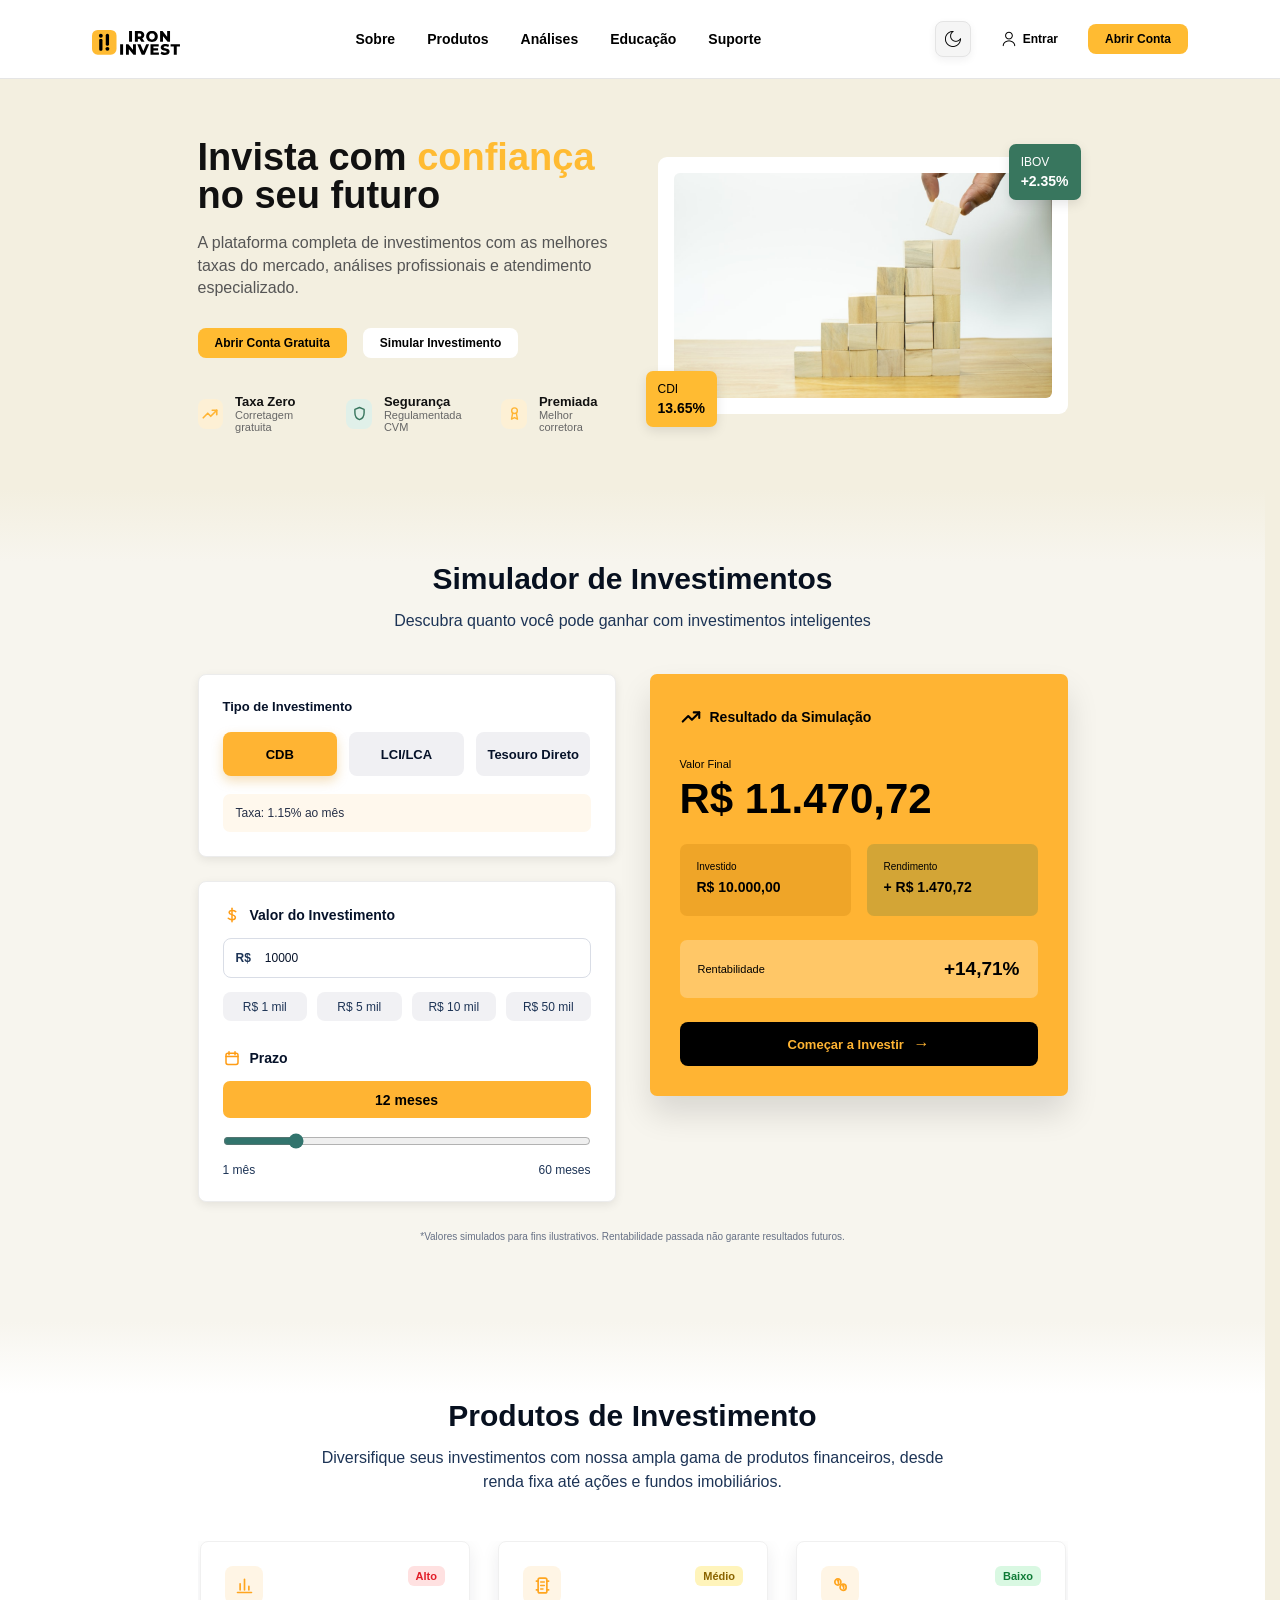
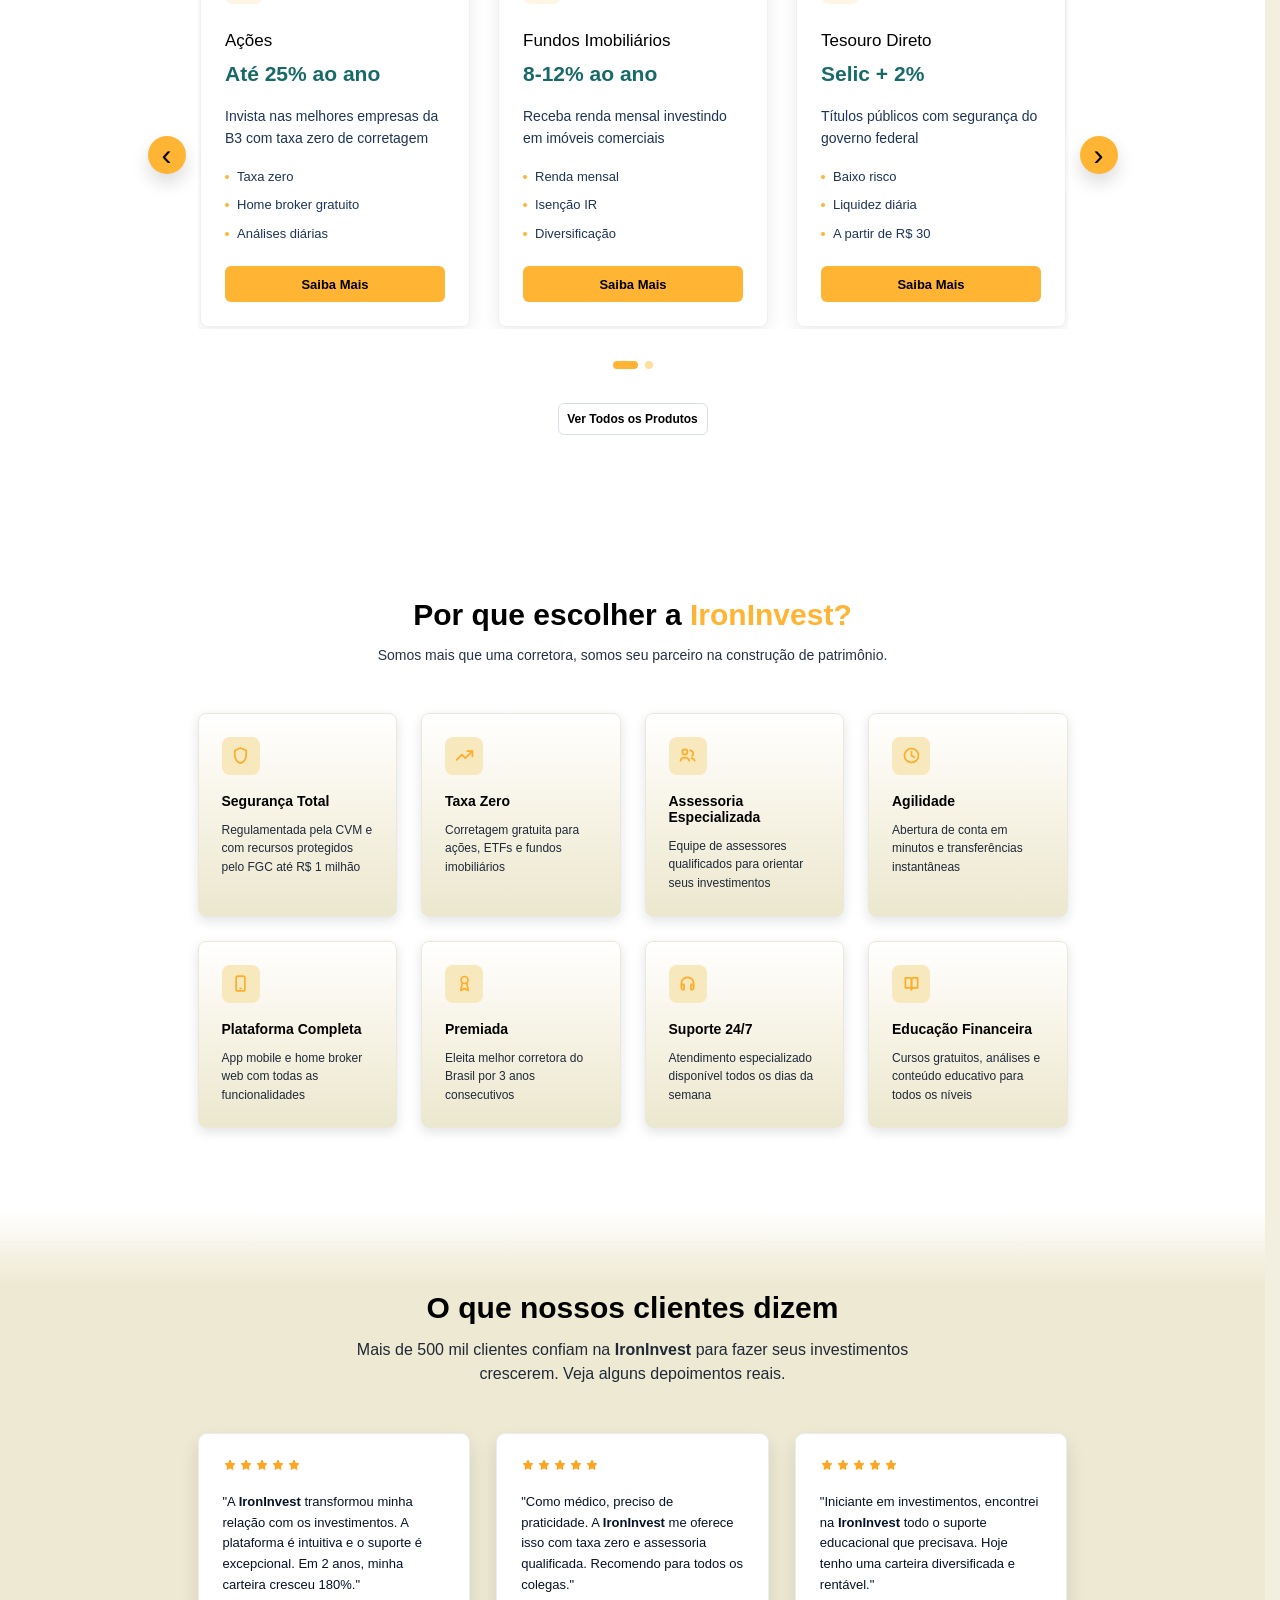
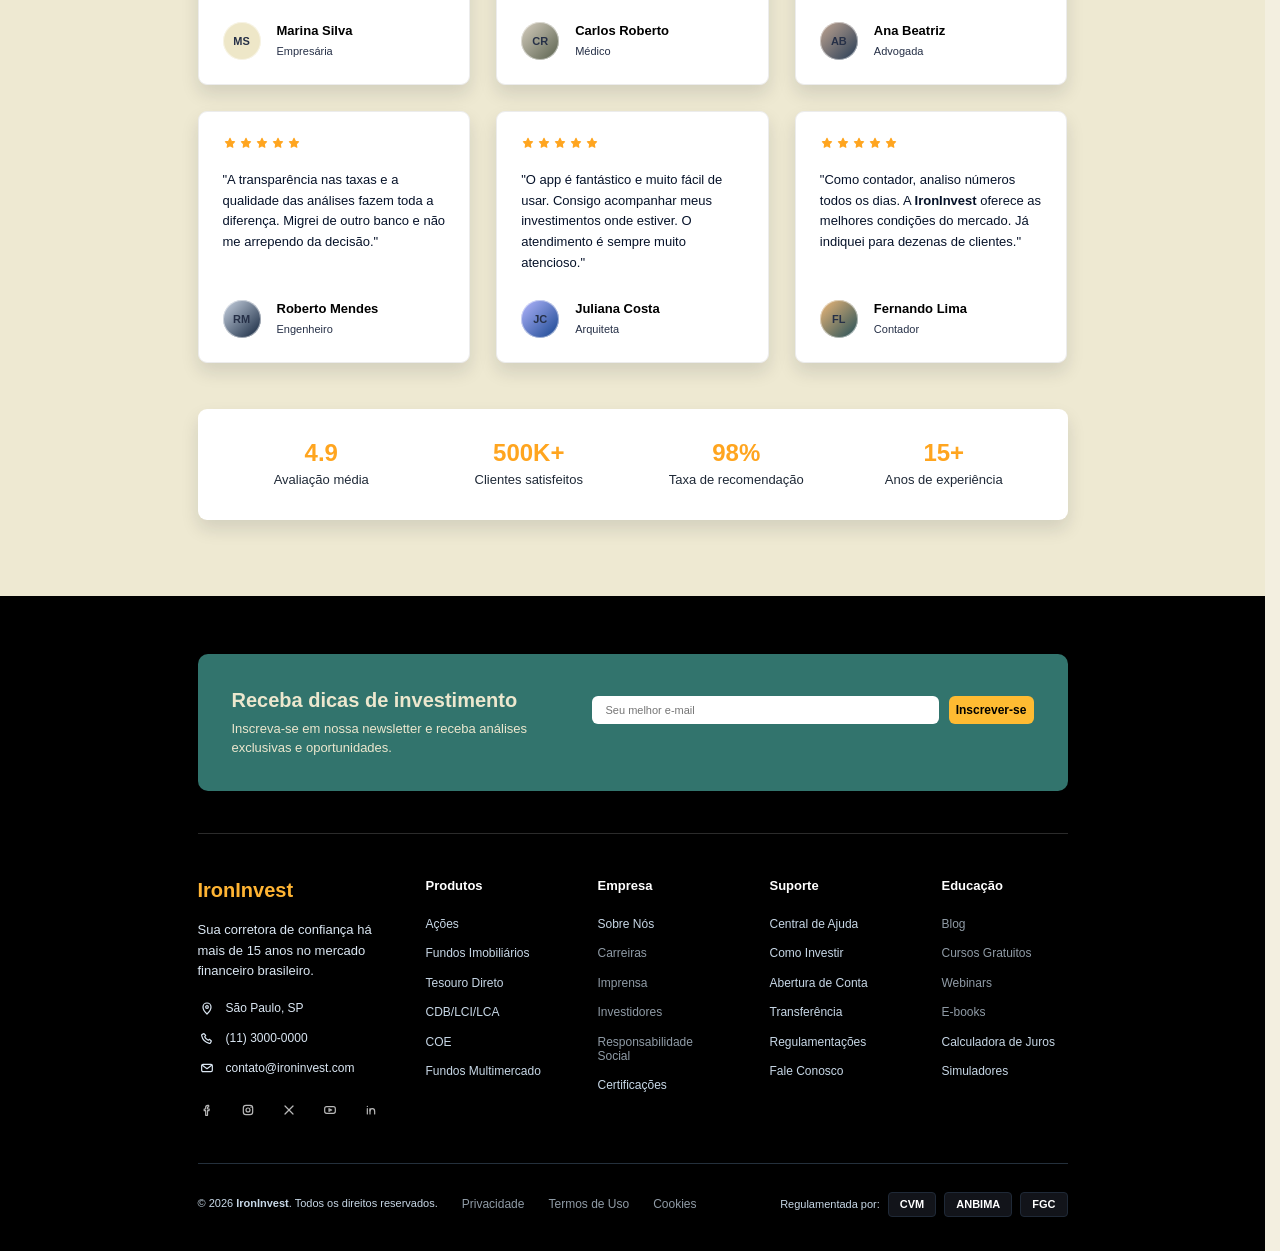
<file: index.html>
<!DOCTYPE html>
<html lang="pt-br" data-theme="light">
<head>
    <meta charset="UTF-8" />
    <meta name="viewport" content="width=device-width, initial-scale=1.0" />
    <meta name="description" content="IronInvest: plataforma de investimentos com simulador, produtos financeiros e atendimento especializado." />
    <meta name="referrer" content="strict-origin-when-cross-origin" />
    <meta http-equiv="Content-Security-Policy" content="default-src 'self'; script-src 'self'; style-src 'self' https://fonts.googleapis.com; font-src https://fonts.gstatic.com; img-src 'self' data:; object-src 'none'; base-uri 'self'; form-action 'self'; connect-src 'self'; upgrade-insecure-requests">
    <title>IronInvest</title>
    <link rel="shortcut icon" href="assets/img/iron 512x512.png" type="image/x-icon">
    <link rel="preload" href="assets/img/imagem-invest.jpeg" as="image" fetchpriority="high">
    <link rel="preconnect" href="https://fonts.googleapis.com">
    <link rel="preconnect" href="https://fonts.gstatic.com" crossorigin>
    <link href="https://fonts.googleapis.com/css2?family=Inter:wght@400;500;600;700&display=swap" rel="stylesheet">
    <script src="assets/js/theme-init.js"></script>
    <link rel="stylesheet" href="assets/css/style.css">
</head>

<body class="home-page">
    <svg class="svg-sprite" aria-hidden="true" focusable="false">
        <symbol id="icon-trend" viewBox="0 0 24 24">
            <path d="M3 17L9 11L13 15L21 7" />
            <path d="M15 7H21V13" />
        </symbol>
        <symbol id="icon-shield" viewBox="0 0 24 24">
            <path d="M12 3.5L5.5 6.2V11C5.5 15.5 8.2 19.4 12 20.7C15.8 19.4 18.5 15.5 18.5 11V6.2L12 3.5Z" />
        </symbol>
        <symbol id="icon-award" viewBox="0 0 24 24">
            <circle cx="12" cy="8" r="4" />
            <path d="M9.4 11.5L7.8 20L12 17.7L16.2 20L14.6 11.5" />
        </symbol>
        <symbol id="icon-star" viewBox="0 0 24 24">
            <path d="M12 4L14.4 9L20 9.8L16 13.8L16.9 19.4L12 16.8L7.1 19.4L8 13.8L4 9.8L9.6 9L12 4Z" />
        </symbol>
        <symbol id="icon-dollar" viewBox="0 0 24 24">
            <path d="M12 3V21" />
            <path d="M17 7.5C15.7 6.5 14.1 6 12.3 6C9.9 6 8.2 7.1 8.2 8.9C8.2 12.3 16.5 10.6 16.5 15.3C16.5 17.1 14.7 18.2 12.1 18.2C10.1 18.2 8.3 17.6 7 16.4" />
        </symbol>
        <symbol id="icon-calendar" viewBox="0 0 24 24">
            <rect x="4" y="5.5" width="16" height="15" rx="2.5" />
            <path d="M8 3.5V7.5" />
            <path d="M16 3.5V7.5" />
            <path d="M4 10H20" />
        </symbol>
        <symbol id="icon-bars" viewBox="0 0 24 24">
            <path d="M4 20H20" />
            <path d="M7 17V10" />
            <path d="M12 17V5" />
            <path d="M17 17V13" />
        </symbol>
        <symbol id="icon-document" viewBox="0 0 24 24">
            <rect x="7" y="3.5" width="10" height="17" rx="2" />
            <path d="M10 8H14" />
            <path d="M10 12H14" />
            <path d="M10 16H12.5" />
            <path d="M5 7H7" />
            <path d="M5 17H7" />
            <path d="M17 7H19" />
            <path d="M17 17H19" />
        </symbol>
        <symbol id="icon-coins" viewBox="0 0 24 24">
            <circle cx="9" cy="8" r="3.5" />
            <circle cx="15" cy="14" r="3.5" />
            <path d="M8.5 6.5H9.6V9.5" />
            <path d="M14.5 12.5H15.6V15.5" />
        </symbol>
        <symbol id="icon-globe" viewBox="0 0 24 24">
            <circle cx="12" cy="12" r="8" />
            <path d="M4 12H20" />
            <path d="M12 4C14 6.2 15 8.8 15 12C15 15.2 14 17.8 12 20" />
            <path d="M12 4C10 6.2 9 8.8 9 12C9 15.2 10 17.8 12 20" />
        </symbol>
        <symbol id="icon-users" viewBox="0 0 24 24">
            <circle cx="9" cy="8" r="3" />
            <path d="M4 18C4.5 15.8 6.4 14.5 9 14.5C11.6 14.5 13.5 15.8 14 18" />
            <path d="M15 6.2C17.1 6.6 18.5 8 18.5 10C18.5 11.1 18 12.1 17.2 12.7" />
            <path d="M16.5 15C18.5 15.4 19.8 16.5 20.2 18" />
        </symbol>
        <symbol id="icon-clock" viewBox="0 0 24 24">
            <circle cx="12" cy="12" r="8" />
            <path d="M12 7.5V12L15 14" />
        </symbol>
        <symbol id="icon-smartphone" viewBox="0 0 24 24">
            <rect x="7" y="3.5" width="10" height="17" rx="2" />
            <path d="M11.5 17.5H12.5" />
        </symbol>
        <symbol id="icon-headphones" viewBox="0 0 24 24">
            <path d="M5 14V12C5 8.1 8.1 5 12 5C15.9 5 19 8.1 19 12V14" />
            <path d="M5 14.5C5 13.7 5.7 13 6.5 13H8V19H6.5C5.7 19 5 18.3 5 17.5V14.5Z" />
            <path d="M19 14.5C19 13.7 18.3 13 17.5 13H16V19H17.5C18.3 19 19 18.3 19 17.5V14.5Z" />
        </symbol>
        <symbol id="icon-book" viewBox="0 0 24 24">
            <path d="M5 5.5H10C11.1 5.5 12 6.4 12 7.5V19C12 17.9 11.1 17 10 17H5V5.5Z" />
            <path d="M19 5.5H14C12.9 5.5 12 6.4 12 7.5V19C12 17.9 12.9 17 14 17H19V5.5Z" />
        </symbol>
        <symbol id="icon-map-pin" viewBox="0 0 24 24">
            <path d="M12 21C12 21 18 15.6 18 10.5C18 7.2 15.3 4.5 12 4.5C8.7 4.5 6 7.2 6 10.5C6 15.6 12 21 12 21Z" />
            <circle cx="12" cy="10.5" r="2" />
        </symbol>
        <symbol id="icon-phone" viewBox="0 0 24 24">
            <path d="M7.5 5.5L10 8L8.5 10.2C9.5 12.4 11.2 14.1 13.8 15.5L16 14L18.5 16.5L17.4 19.1C17.1 19.8 16.3 20.2 15.5 20C9.8 18.8 5.2 14.2 4 8.5C3.8 7.7 4.2 6.9 4.9 6.6L7.5 5.5Z" />
        </symbol>
        <symbol id="icon-mail" viewBox="0 0 24 24">
            <rect x="4" y="6.5" width="16" height="11" rx="2" />
            <path d="M5 8L12 13L19 8" />
        </symbol>
        <symbol id="icon-instagram" viewBox="0 0 24 24">
            <rect x="5" y="5" width="14" height="14" rx="4" />
            <circle cx="12" cy="12" r="3" />
            <path d="M16.5 7.8H16.6" />
        </symbol>
        <symbol id="icon-x" viewBox="0 0 24 24">
            <path d="M6 6L18 18" />
            <path d="M18 6L6 18" />
        </symbol>
        <symbol id="icon-youtube" viewBox="0 0 24 24">
            <rect x="4" y="7" width="16" height="10" rx="3" />
            <path d="M10.5 10L14.5 12L10.5 14V10Z" />
        </symbol>
        <symbol id="icon-facebook" viewBox="0 0 24 24">
            <path d="M14.5 5H13C11.1 5 10 6.2 10 8.2V10.5H7.8V13H10V20H12.8V13H15L15.4 10.5H12.8V8.4C12.8 7.7 13.1 7.4 13.8 7.4H14.5V5Z" />
        </symbol>
        <symbol id="icon-linkedin" viewBox="0 0 24 24">
            <path d="M6.5 10V18" />
            <path d="M6.5 6.5V6.6" />
            <path d="M10.5 18V10" />
            <path d="M10.5 13.4C10.5 11.4 11.8 10 13.9 10C16 10 17.5 11.5 17.5 14.1V18" />
        </symbol>
    </svg>

    <header class="header">
        <div class="container header-container">
            <a href="index.html" class="logo-link">
                <img src="assets/img/Iron_logo.svg" alt="Logo IronInvest" class="logo" width="90" height="34" decoding="async">
            </a>

            <nav class="nav" role="navigation" aria-label="Menu principal">
                <button class="menu-toggle" type="button" aria-expanded="false" aria-controls="main-menu">
                    <span class="sr-only">Abrir menu</span>
                    <span class="bar"></span>
                    <span class="bar"></span>
                    <span class="bar"></span>
                </button>
                <ul class="menu" id="main-menu">
                    <li><a href="acesso.php?pagina=sobre">Sobre</a></li>
                    <li><a href="#produtos">Produtos</a></li>
                    <li><a class="menu-restrito" href="acesso.php?pagina=analises">Análises</a></li>
                    <li><a class="menu-restrito" href="acesso.php?pagina=educacao">Educação</a></li>
                    <li><a href="acesso.php?pagina=suporte">Suporte</a></li>
                    <li class="menu-mobile-acao"><a href="cadastro.html">Abrir Conta</a></li>
                </ul>
            </nav>

            <div class="actions">
                <button class="theme-btn" type="button" aria-label="Ativar modo escuro" aria-pressed="false">
                    <img src="assets/img/lua_16_x_16.png" alt="" width="16" height="16" decoding="async">
                </button>
                <button class="login-btn" type="button" aria-haspopup="dialog" aria-controls="loginModal">
                    <img src="assets/img/user_16_x_16.png" alt="" width="16" height="16" decoding="async">
                    <span>Entrar</span>
                </button>
                <a class="primary-btn" href="cadastro.html">Abrir Conta</a>
            </div>
        </div>
    </header>

    <div class="login-modal" id="loginModal" hidden aria-hidden="true">
        <div class="login-backdrop" data-login-close></div>
        <section class="login-dialog" role="dialog" aria-modal="true" aria-labelledby="loginTitulo">
            <div class="login-topo">
                <h2 id="loginTitulo">Fazer Login</h2>
                <button class="login-close" type="button" aria-label="Fechar login" data-login-close>×</button>
            </div>

            <form class="login-form" action="login.php" method="post" autocomplete="on">
                <div class="login-campo">
                    <label for="loginEmail">
                        <span class="login-label-icon login-label-email" aria-hidden="true"></span>
                        E-mail
                    </label>
                    <input type="email" id="loginEmail" name="email" inputmode="email" autocomplete="email" placeholder="seu@email.com" maxlength="160" required>
                </div>

                <div class="login-campo">
                    <label for="loginSenha">
                        <span class="login-label-icon login-label-lock" aria-hidden="true"></span>
                        Senha
                    </label>
                    <input type="password" id="loginSenha" name="senha" autocomplete="current-password" minlength="8" maxlength="72" placeholder="Mínimo 8 caracteres" required>
                </div>

                <button class="login-submit" type="submit">
                    Fazer Login
                    <span aria-hidden="true">→</span>
                </button>

                <button class="login-link" type="button">Esqueci minha senha</button>

                <p class="login-cadastro">Não tem uma conta? <a href="cadastro.html">Criar conta</a></p>
                <p class="login-status" role="status" aria-live="polite"></p>
            </form>
        </section>
    </div>

    <main class="hero">
        <div class="container hero-section">
            <div class="hero-content">
                <div class="frase-eftc">
                    <h1><span class="no-wrap">Invista com <span class="destaque-p">confiança</span></span><br>no seu futuro</h1>
                    <p>A plataforma completa de investimentos com as melhores taxas do mercado, análises profissionais e atendimento especializado.</p>
                </div>

                <div class="hero-buttons">
                    <a class="btn btn-primary" href="cadastro.html">Abrir Conta Gratuita</a>
                    <a class="btn btn-secondary" href="#simulador">Simular Investimento</a>
                </div>

                <div class="beneficios">
                    <div class="card-beneficio">
                        <div class="icone icone-amarelo icone-taxa-zero" aria-hidden="true">
                            <svg class="site-icon" focusable="false">
                                <use href="#icon-trend"></use>
                            </svg>
                        </div>
                        <div>
                            <h4>Taxa Zero</h4>
                            <p>Corretagem gratuita</p>
                        </div>
                    </div>

                    <div class="card-beneficio">
                        <div class="icone icone-verde icone-seguranca" aria-hidden="true">
                            <svg class="site-icon" focusable="false">
                                <use href="#icon-shield"></use>
                            </svg>
                        </div>
                        <div>
                            <h4>Segurança</h4>
                            <p>Regulamentada CVM</p>
                        </div>
                    </div>

                    <div class="card-beneficio">
                        <div class="icone icone-amarelo icone-premiada" aria-hidden="true">
                            <svg class="site-icon" focusable="false">
                                <use href="#icon-award"></use>
                            </svg>
                        </div>
                        <div>
                            <h4>Premiada</h4>
                            <p>Melhor corretora</p>
                        </div>
                    </div>
                </div>
            </div>

            <div class="hero-image">
                <div class="image-wrapper">
                    <div class="badge badge-cdi">
                        <span>CDI</span>
                        <strong>13.65%</strong>
                    </div>
                    <div class="badge badge-ibov">
                        <span>IBOV</span>
                        <strong>+2.35%</strong>
                    </div>

                    <img
                        class="img-invest"
                        src="assets/img/imagem-invest.jpeg"
                        alt="Pessoa montando blocos de madeira demonstrando crescimento"
                        width="1080"
                        height="720"
                        fetchpriority="high"
                        decoding="async"
                    >
                </div>
            </div>
        </div>
    </main>

    <section class="simulador" id="simulador">
        <div class="container">
            <div class="simulador-header">
                <h2>Simulador de Investimentos</h2>
                <p>Descubra quanto você pode ganhar com investimentos inteligentes</p>
            </div>

            <div class="simulador-layout">
                <div class="simulador-coluna">
                    <div class="sim-card tipo-card">
                        <h3>Tipo de Investimento</h3>

                        <div class="tipo-investimento" aria-label="Tipo de investimento">
                            <button type="button" class="ativo" data-taxa="0.0115" data-resumo="1.15% ao mês" aria-pressed="true">CDB</button>
                            <button type="button" data-taxa="0.0095" data-resumo="0.95% ao mês" aria-pressed="false">LCI/LCA</button>
                            <button type="button" data-taxa="0.01" data-resumo="1.00% ao mês" aria-pressed="false">Tesouro Direto</button>
                        </div>

                        <div class="taxa-info">Taxa: <span id="taxaResumo">1.15% ao mês</span></div>
                    </div>

                    <div class="sim-card parametros-card">
                        <div class="campo-bloco">
                            <label for="valor">
                                <span class="campo-icone" aria-hidden="true">
                                    <svg class="site-icon" focusable="false">
                                        <use href="#icon-dollar"></use>
                                    </svg>
                                </span>
                                Valor do Investimento
                            </label>
                            <div class="input-com-prefixo">
                                <span>R$</span>
                                <input type="number" id="valor" min="0" max="1000000000000" step="100" inputmode="decimal" placeholder="10000" value="10000">
                            </div>

                            <div class="atalhos-valor" aria-label="Valores rápidos">
                                <button type="button" data-valor="1000">R$ 1 mil</button>
                                <button type="button" data-valor="5000">R$ 5 mil</button>
                                <button type="button" data-valor="10000">R$ 10 mil</button>
                                <button type="button" data-valor="50000">R$ 50 mil</button>
                            </div>
                        </div>

                        <div class="campo-bloco">
                            <label for="prazo">
                                <span class="campo-icone" aria-hidden="true">
                                    <svg class="site-icon" focusable="false">
                                        <use href="#icon-calendar"></use>
                                    </svg>
                                </span>
                                Prazo
                            </label>
                            <output class="prazo-pill" id="prazoValor" for="prazo">12 meses</output>
                            <input type="range" id="prazo" min="1" max="60" value="12">
                            <div class="range-legenda">
                                <span>1 mês</span>
                                <span>60 meses</span>
                            </div>
                        </div>
                    </div>
                </div>

                <div class="resultado">
                    <div class="resultado-titulo">
                        <span class="resultado-icone" aria-hidden="true">
                            <svg class="site-icon" focusable="false">
                                <use href="#icon-trend"></use>
                            </svg>
                        </span>
                        <h3>Resultado da Simulação</h3>
                    </div>

                    <span class="resultado-label">Valor Final</span>
                    <div class="valor-final" id="valorFinal">R$ 0</div>

                    <div class="detalhes">
                        <div class="detalhe-card">
                            <span>Investido</span>
                            <strong id="valorInvestido">R$ 0</strong>
                        </div>

                        <div class="detalhe-card detalhe-rendimento">
                            <span>Rendimento</span>
                            <strong id="rendimento">+ R$ 0</strong>
                        </div>
                    </div>

                    <div class="rentabilidade-card">
                        <span>Rentabilidade</span>
                        <strong id="rentabilidade">+0%</strong>
                    </div>

                    <button class="btn-investir" type="button" data-perfil-iniciar>Começar a Investir <span aria-hidden="true">→</span></button>
                </div>
            </div>

            <p class="simulador-nota">*Valores simulados para fins ilustrativos. Rentabilidade passada não garante resultados futuros.</p>
        </div>
    </section>

    <section class="produtos" id="produtos">
        <div class="container produtos-container">
            <div class="produtos-header">
                <h2 id="produtosTitulo">Produtos de Investimento</h2>
                <p>Diversifique seus investimentos com nossa ampla gama de produtos financeiros, desde renda fixa até ações e fundos imobiliários.</p>
            </div>

            <div class="carrossel-produtos" data-carousel aria-labelledby="produtosTitulo">
                <button class="carrossel-controle carrossel-anterior" type="button" aria-label="Produtos anteriores" data-carousel-prev>‹</button>

                <div class="carrossel-janela" tabindex="0" aria-roledescription="carrossel">
                    <div class="carrossel-trilha" data-carousel-track>
                        <article class="card-produto">
                            <div class="produto-topo">
                                <span class="produto-icone" aria-hidden="true">
                                    <svg class="site-icon" focusable="false">
                                        <use href="#icon-bars"></use>
                                    </svg>
                                </span>
                                <span class="risco risco-alto">Alto</span>
                            </div>

                            <h3>Ações</h3>
                            <strong>Até 25% ao ano</strong>
                            <p>Invista nas melhores empresas da B3 com taxa zero de corretagem</p>

                            <ul>
                                <li>Taxa zero</li>
                                <li>Home broker gratuito</li>
                                <li>Análises diárias</li>
                            </ul>

                            <button type="button" data-produto-detalhes="acoes">Saiba Mais</button>
                        </article>

                        <article class="card-produto">
                            <div class="produto-topo">
                                <span class="produto-icone" aria-hidden="true">
                                    <svg class="site-icon" focusable="false">
                                        <use href="#icon-document"></use>
                                    </svg>
                                </span>
                                <span class="risco risco-medio">Médio</span>
                            </div>

                            <h3>Fundos Imobiliários</h3>
                            <strong>8-12% ao ano</strong>
                            <p>Receba renda mensal investindo em imóveis comerciais</p>

                            <ul>
                                <li>Renda mensal</li>
                                <li>Isenção IR</li>
                                <li>Diversificação</li>
                            </ul>

                            <button type="button" data-produto-detalhes="fundos-imobiliarios">Saiba Mais</button>
                        </article>

                        <article class="card-produto">
                            <div class="produto-topo">
                                <span class="produto-icone" aria-hidden="true">
                                    <svg class="site-icon" focusable="false">
                                        <use href="#icon-coins"></use>
                                    </svg>
                                </span>
                                <span class="risco risco-baixo">Baixo</span>
                            </div>

                            <h3>Tesouro Direto</h3>
                            <strong>Selic + 2%</strong>
                            <p>Títulos públicos com segurança do governo federal</p>

                            <ul>
                                <li>Baixo risco</li>
                                <li>Liquidez diária</li>
                                <li>A partir de R$ 30</li>
                            </ul>

                            <button type="button" data-produto-detalhes="tesouro-direto">Saiba Mais</button>
                        </article>

                        <article class="card-produto">
                            <div class="produto-topo">
                                <span class="produto-icone" aria-hidden="true">
                                    <svg class="site-icon" focusable="false">
                                        <use href="#icon-trend"></use>
                                    </svg>
                                </span>
                                <span class="risco risco-baixo">Baixo</span>
                            </div>

                            <h3>CDB/LCI/LCA</h3>
                            <strong>130% do CDI</strong>
                            <p>Renda fixa com rendimentos acima da poupança</p>

                            <ul>
                                <li>Garantia FGC</li>
                                <li>Isenção IR*</li>
                                <li>Liquidez variada</li>
                            </ul>

                            <button type="button" data-produto-detalhes="cdb-lci-lca">Saiba Mais</button>
                        </article>

                        <article class="card-produto">
                            <div class="produto-topo">
                                <span class="produto-icone" aria-hidden="true">
                                    <svg class="site-icon" focusable="false">
                                        <use href="#icon-dollar"></use>
                                    </svg>
                                </span>
                                <span class="risco risco-medio">Médio</span>
                            </div>

                            <h3>COE</h3>
                            <strong>100% + prêmio</strong>
                            <p>Certificados estruturados com proteção do capital</p>

                            <ul>
                                <li>Capital protegido</li>
                                <li>Exposição internacional</li>
                                <li>Prazo definido</li>
                            </ul>

                            <button type="button" data-produto-detalhes="coe">Saiba Mais</button>
                        </article>

                        <article class="card-produto">
                            <div class="produto-topo">
                                <span class="produto-icone" aria-hidden="true">
                                    <svg class="site-icon" focusable="false">
                                        <use href="#icon-globe"></use>
                                    </svg>
                                </span>
                                <span class="risco risco-medio">Médio</span>
                            </div>

                            <h3>Multimercado</h3>
                            <strong>CDI + 3%</strong>
                            <p>Fundos diversificados geridos por especialistas</p>

                            <ul>
                                <li>Gestão ativa</li>
                                <li>Diversificação</li>
                                <li>Liquidez semanal</li>
                            </ul>

                            <button type="button" data-produto-detalhes="multimercado">Saiba Mais</button>
                        </article>
                    </div>
                </div>

                <button class="carrossel-controle carrossel-proximo" type="button" aria-label="Próximos produtos" data-carousel-next>›</button>
                <div class="carrossel-pontos" aria-label="Navegação do carrossel" data-carousel-dots></div>
            </div>

            <div class="produtos-acao">
                <a href="acesso.php?pagina=produtos">Ver Todos os Produtos</a>
            </div>
        </div>
    </section>

    <section class="porque-escolher" id="porque-escolher">
        <div class="container porque-container">
            <div class="porque-header">
                <h2>Por que escolher a <span>IronInvest?</span></h2>
                <p>Somos mais que uma corretora, somos seu parceiro na construção de patrimônio.</p>
            </div>

            <div class="diferenciais-grid">
                <article class="diferencial-card">
                    <span class="diferencial-icone" aria-hidden="true">
                        <svg class="site-icon" focusable="false">
                            <use href="#icon-shield"></use>
                        </svg>
                    </span>
                    <h3>Segurança Total</h3>
                    <p>Regulamentada pela CVM e com recursos protegidos pelo FGC até R$ 1 milhão</p>
                </article>

                <article class="diferencial-card">
                    <span class="diferencial-icone" aria-hidden="true">
                        <svg class="site-icon" focusable="false">
                            <use href="#icon-trend"></use>
                        </svg>
                    </span>
                    <h3>Taxa Zero</h3>
                    <p>Corretagem gratuita para ações, ETFs e fundos imobiliários</p>
                </article>

                <article class="diferencial-card">
                    <span class="diferencial-icone" aria-hidden="true">
                        <svg class="site-icon" focusable="false">
                            <use href="#icon-users"></use>
                        </svg>
                    </span>
                    <h3>Assessoria Especializada</h3>
                    <p>Equipe de assessores qualificados para orientar seus investimentos</p>
                </article>

                <article class="diferencial-card">
                    <span class="diferencial-icone" aria-hidden="true">
                        <svg class="site-icon" focusable="false">
                            <use href="#icon-clock"></use>
                        </svg>
                    </span>
                    <h3>Agilidade</h3>
                    <p>Abertura de conta em minutos e transferências instantâneas</p>
                </article>

                <article class="diferencial-card">
                    <span class="diferencial-icone" aria-hidden="true">
                        <svg class="site-icon" focusable="false">
                            <use href="#icon-smartphone"></use>
                        </svg>
                    </span>
                    <h3>Plataforma Completa</h3>
                    <p>App mobile e home broker web com todas as funcionalidades</p>
                </article>

                <article class="diferencial-card">
                    <span class="diferencial-icone" aria-hidden="true">
                        <svg class="site-icon" focusable="false">
                            <use href="#icon-award"></use>
                        </svg>
                    </span>
                    <h3>Premiada</h3>
                    <p>Eleita melhor corretora do Brasil por 3 anos consecutivos</p>
                </article>

                <article class="diferencial-card">
                    <span class="diferencial-icone" aria-hidden="true">
                        <svg class="site-icon" focusable="false">
                            <use href="#icon-headphones"></use>
                        </svg>
                    </span>
                    <h3>Suporte 24/7</h3>
                    <p>Atendimento especializado disponível todos os dias da semana</p>
                </article>

                <article class="diferencial-card">
                    <span class="diferencial-icone" aria-hidden="true">
                        <svg class="site-icon" focusable="false">
                            <use href="#icon-book"></use>
                        </svg>
                    </span>
                    <h3>Educação Financeira</h3>
                    <p>Cursos gratuitos, análises e conteúdo educativo para todos os níveis</p>
                </article>
            </div>
        </div>
    </section>

    <section class="depoimentos" id="depoimentos">
        <div class="container depoimentos-container">
            <div class="depoimentos-header">
                <h2>O que nossos clientes dizem</h2>
                <p>Mais de 500 mil clientes confiam na <strong>IronInvest</strong> para fazer seus investimentos crescerem. Veja alguns depoimentos reais.</p>
            </div>

            <div class="depoimentos-grid">
                <article class="depoimento-card">
                    <div class="estrelas" aria-label="5 estrelas">
                        <svg class="site-icon" focusable="false"><use href="#icon-star"></use></svg>
                        <svg class="site-icon" focusable="false"><use href="#icon-star"></use></svg>
                        <svg class="site-icon" focusable="false"><use href="#icon-star"></use></svg>
                        <svg class="site-icon" focusable="false"><use href="#icon-star"></use></svg>
                        <svg class="site-icon" focusable="false"><use href="#icon-star"></use></svg>
                    </div>
                    <p>"A <strong>IronInvest</strong> transformou minha relação com os investimentos. A plataforma é intuitiva e o suporte é excepcional. Em 2 anos, minha carteira cresceu 180%."</p>

                    <div class="cliente">
                        <span class="cliente-avatar avatar-iniciais">MS</span>
                        <div>
                            <h3>Marina Silva</h3>
                            <span>Empresária</span>
                        </div>
                    </div>
                </article>

                <article class="depoimento-card">
                    <div class="estrelas" aria-label="5 estrelas">
                        <svg class="site-icon" focusable="false"><use href="#icon-star"></use></svg>
                        <svg class="site-icon" focusable="false"><use href="#icon-star"></use></svg>
                        <svg class="site-icon" focusable="false"><use href="#icon-star"></use></svg>
                        <svg class="site-icon" focusable="false"><use href="#icon-star"></use></svg>
                        <svg class="site-icon" focusable="false"><use href="#icon-star"></use></svg>
                    </div>
                    <p>"Como médico, preciso de praticidade. A <strong>IronInvest</strong> me oferece isso com taxa zero e assessoria qualificada. Recomendo para todos os colegas."</p>

                    <div class="cliente">
                        <span class="cliente-avatar avatar-carlos">CR</span>
                        <div>
                            <h3>Carlos Roberto</h3>
                            <span>Médico</span>
                        </div>
                    </div>
                </article>

                <article class="depoimento-card">
                    <div class="estrelas" aria-label="5 estrelas">
                        <svg class="site-icon" focusable="false"><use href="#icon-star"></use></svg>
                        <svg class="site-icon" focusable="false"><use href="#icon-star"></use></svg>
                        <svg class="site-icon" focusable="false"><use href="#icon-star"></use></svg>
                        <svg class="site-icon" focusable="false"><use href="#icon-star"></use></svg>
                        <svg class="site-icon" focusable="false"><use href="#icon-star"></use></svg>
                    </div>
                    <p>"Iniciante em investimentos, encontrei na <strong>IronInvest</strong> todo o suporte educacional que precisava. Hoje tenho uma carteira diversificada e rentável."</p>

                    <div class="cliente">
                        <span class="cliente-avatar avatar-ana">AB</span>
                        <div>
                            <h3>Ana Beatriz</h3>
                            <span>Advogada</span>
                        </div>
                    </div>
                </article>

                <article class="depoimento-card">
                    <div class="estrelas" aria-label="5 estrelas">
                        <svg class="site-icon" focusable="false"><use href="#icon-star"></use></svg>
                        <svg class="site-icon" focusable="false"><use href="#icon-star"></use></svg>
                        <svg class="site-icon" focusable="false"><use href="#icon-star"></use></svg>
                        <svg class="site-icon" focusable="false"><use href="#icon-star"></use></svg>
                        <svg class="site-icon" focusable="false"><use href="#icon-star"></use></svg>
                    </div>
                    <p>"A transparência nas taxas e a qualidade das análises fazem toda a diferença. Migrei de outro banco e não me arrependo da decisão."</p>

                    <div class="cliente">
                        <span class="cliente-avatar avatar-roberto">RM</span>
                        <div>
                            <h3>Roberto Mendes</h3>
                            <span>Engenheiro</span>
                        </div>
                    </div>
                </article>

                <article class="depoimento-card">
                    <div class="estrelas" aria-label="5 estrelas">
                        <svg class="site-icon" focusable="false"><use href="#icon-star"></use></svg>
                        <svg class="site-icon" focusable="false"><use href="#icon-star"></use></svg>
                        <svg class="site-icon" focusable="false"><use href="#icon-star"></use></svg>
                        <svg class="site-icon" focusable="false"><use href="#icon-star"></use></svg>
                        <svg class="site-icon" focusable="false"><use href="#icon-star"></use></svg>
                    </div>
                    <p>"O app é fantástico e muito fácil de usar. Consigo acompanhar meus investimentos onde estiver. O atendimento é sempre muito atencioso."</p>

                    <div class="cliente">
                        <span class="cliente-avatar avatar-juliana">JC</span>
                        <div>
                            <h3>Juliana Costa</h3>
                            <span>Arquiteta</span>
                        </div>
                    </div>
                </article>

                <article class="depoimento-card">
                    <div class="estrelas" aria-label="5 estrelas">
                        <svg class="site-icon" focusable="false"><use href="#icon-star"></use></svg>
                        <svg class="site-icon" focusable="false"><use href="#icon-star"></use></svg>
                        <svg class="site-icon" focusable="false"><use href="#icon-star"></use></svg>
                        <svg class="site-icon" focusable="false"><use href="#icon-star"></use></svg>
                        <svg class="site-icon" focusable="false"><use href="#icon-star"></use></svg>
                    </div>
                    <p>"Como contador, analiso números todos os dias. A <strong>IronInvest</strong> oferece as melhores condições do mercado. Já indiquei para dezenas de clientes."</p>

                    <div class="cliente">
                        <span class="cliente-avatar avatar-fernando">FL</span>
                        <div>
                            <h3>Fernando Lima</h3>
                            <span>Contador</span>
                        </div>
                    </div>
                </article>
            </div>

            <div class="depoimentos-metricas" aria-label="Métricas de satisfação dos clientes">
                <div>
                    <strong>4.9</strong>
                    <span>Avaliação média</span>
                </div>

                <div>
                    <strong>500K+</strong>
                    <span>Clientes satisfeitos</span>
                </div>

                <div>
                    <strong>98%</strong>
                    <span>Taxa de recomendação</span>
                </div>

                <div>
                    <strong>15+</strong>
                    <span>Anos de experiência</span>
                </div>
            </div>
        </div>
    </section>

    <footer class="footer-site">
        <div class="container footer-container">
            <section class="newsletter" aria-labelledby="newsletterTitulo">
                <div>
                    <h2 id="newsletterTitulo">Receba dicas de investimento</h2>
                    <p>Inscreva-se em nossa newsletter e receba análises exclusivas e oportunidades.</p>
                </div>

                <form class="newsletter-form">
                    <label class="sr-only" for="newsletterEmail">Seu melhor e-mail</label>
                    <input type="email" id="newsletterEmail" inputmode="email" autocomplete="email" placeholder="Seu melhor e-mail" maxlength="160" required>
                    <button type="submit">Inscrever-se</button>
                    <p class="newsletter-status" role="status" aria-live="polite"></p>
                </form>
            </section>

            <div class="footer-links">
                <div class="footer-brand">
                    <h2>IronInvest</h2>
                    <p>Sua corretora de confiança há mais de 15 anos no mercado financeiro brasileiro.</p>

                    <ul class="footer-contato">
                        <li>
                            <span class="footer-icon" aria-hidden="true">
                                <svg class="site-icon" focusable="false">
                                    <use href="#icon-map-pin"></use>
                                </svg>
                            </span>
                            São Paulo, SP
                        </li>
                        <li>
                            <span class="footer-icon" aria-hidden="true">
                                <svg class="site-icon" focusable="false">
                                    <use href="#icon-phone"></use>
                                </svg>
                            </span>
                            (11) 3000-0000
                        </li>
                        <li>
                            <span class="footer-icon" aria-hidden="true">
                                <svg class="site-icon" focusable="false">
                                    <use href="#icon-mail"></use>
                                </svg>
                            </span>
                            contato@ironinvest.com
                        </li>
                    </ul>

                    <div class="footer-social" aria-label="Redes sociais">
                        <span class="footer-social-placeholder" aria-label="Facebook">
                            <svg class="site-icon" focusable="false">
                                <use href="#icon-facebook"></use>
                            </svg>
                        </span>
                        <span class="footer-social-placeholder" aria-label="Instagram">
                            <svg class="site-icon" focusable="false">
                                <use href="#icon-instagram"></use>
                            </svg>
                        </span>
                        <span class="footer-social-placeholder" aria-label="Twitter">
                            <svg class="site-icon" focusable="false">
                                <use href="#icon-x"></use>
                            </svg>
                        </span>
                        <span class="footer-social-placeholder" aria-label="YouTube">
                            <svg class="site-icon" focusable="false">
                                <use href="#icon-youtube"></use>
                            </svg>
                        </span>
                        <span class="footer-social-placeholder" aria-label="LinkedIn">
                            <svg class="site-icon" focusable="false">
                                <use href="#icon-linkedin"></use>
                            </svg>
                        </span>
                    </div>
                </div>

                <div class="footer-coluna">
                    <h3>Produtos</h3>
                    <a href="acesso.php?pagina=produtos&amp;ancora=acoes">Ações</a>
                    <a href="acesso.php?pagina=produtos&amp;ancora=fundos-imobiliarios">Fundos Imobiliários</a>
                    <a href="acesso.php?pagina=produtos&amp;ancora=tesouro-direto">Tesouro Direto</a>
                    <a href="acesso.php?pagina=produtos&amp;ancora=cdb-lci-lca">CDB/LCI/LCA</a>
                    <a href="acesso.php?pagina=produtos&amp;ancora=coe">COE</a>
                    <a href="acesso.php?pagina=produtos&amp;ancora=fundos-multimercado">Fundos Multimercado</a>
                </div>

                <div class="footer-coluna">
                    <h3>Empresa</h3>
                    <a href="acesso.php?pagina=sobre">Sobre Nós</a>
                    <span class="footer-link-disabled" aria-disabled="true">Carreiras</span>
                    <span class="footer-link-disabled" aria-disabled="true">Imprensa</span>
                    <span class="footer-link-disabled" aria-disabled="true">Investidores</span>
                    <span class="footer-link-disabled" aria-disabled="true">Responsabilidade Social</span>
                    <a href="acesso.php?pagina=sobre&amp;ancora=certificacoes">Certificações</a>
                </div>

                <div class="footer-coluna">
                    <h3>Suporte</h3>
                    <a href="acesso.php?pagina=suporte&amp;ancora=perguntas">Central de Ajuda</a>
                    <a href="acesso.php?pagina=suporte&amp;ancora=perguntas">Como Investir</a>
                    <a href="acesso.php?pagina=suporte&amp;ancora=perguntas">Abertura de Conta</a>
                    <a href="acesso.php?pagina=suporte&amp;ancora=perguntas">Transferência</a>
                    <a href="acesso.php?pagina=suporte&amp;ancora=perguntas">Regulamentações</a>
                    <a href="acesso.php?pagina=suporte&amp;ancora=contato">Fale Conosco</a>
                </div>

                <div class="footer-coluna">
                    <h3>Educação</h3>
                    <span class="footer-link-disabled" aria-disabled="true">Blog</span>
                    <span class="footer-link-disabled" aria-disabled="true">Cursos Gratuitos</span>
                    <span class="footer-link-disabled" aria-disabled="true">Webinars</span>
                    <span class="footer-link-disabled" aria-disabled="true">E-books</span>
                    <a href="#simulador">Calculadora de Juros</a>
                    <a href="#simulador">Simuladores</a>
                </div>
            </div>

            <div class="footer-base">
                <div class="footer-legal">
                    <span>© 2026 <strong>IronInvest</strong>. Todos os direitos reservados.</span>
                    <span class="footer-link-disabled" aria-disabled="true">Privacidade</span>
                    <span class="footer-link-disabled" aria-disabled="true">Termos de Uso</span>
                    <span class="footer-link-disabled" aria-disabled="true">Cookies</span>
                </div>

                <div class="footer-selos">
                    <span>Regulamentada por:</span>
                    <strong>CVM</strong>
                    <strong>ANBIMA</strong>
                    <strong>FGC</strong>
                </div>
            </div>
        </div>
    </footer>

    <script src="assets/js/site.js" defer></script>
    <script src="assets/js/perfil-investidor.js" defer></script>
    <script src="assets/js/produtos-detalhes.js" defer></script>
</body>
</html>
</file>
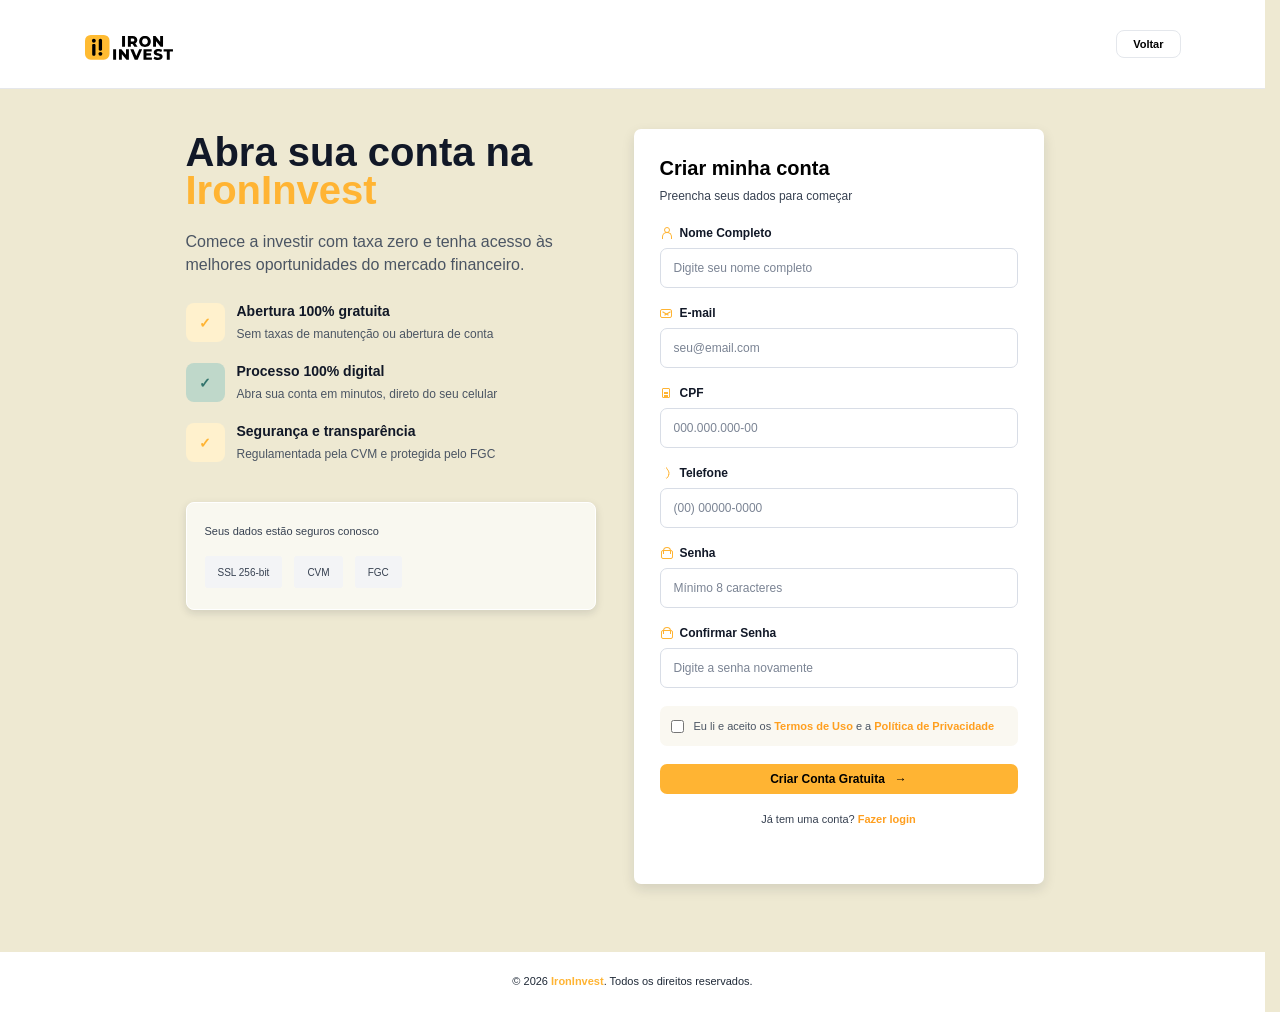
<file: cadastro.html>
<!DOCTYPE html>
<html lang="pt-br" data-theme="light">
<head>
    <meta charset="UTF-8" />
    <meta name="viewport" content="width=device-width, initial-scale=1.0" />
    <meta name="description" content="Abra sua conta na IronInvest preenchendo seus dados cadastrais." />
    <meta name="referrer" content="strict-origin-when-cross-origin" />
    <meta http-equiv="Content-Security-Policy" content="default-src 'self'; script-src 'self'; style-src 'self' https://fonts.googleapis.com; font-src https://fonts.gstatic.com; img-src 'self' data:; object-src 'none'; base-uri 'self'; form-action 'self'; connect-src 'self'; upgrade-insecure-requests">
    <title>Abrir Conta | IronInvest</title>
    <link rel="shortcut icon" href="assets/img/iron 512x512.png" type="image/x-icon">
    <link rel="preconnect" href="https://fonts.googleapis.com">
    <link rel="preconnect" href="https://fonts.gstatic.com" crossorigin>
    <link href="https://fonts.googleapis.com/css2?family=Inter:wght@400;500;600;700&display=swap" rel="stylesheet">
    <script src="assets/js/theme-init.js"></script>
    <link rel="stylesheet" href="assets/css/style.css">
</head>

<body class="cadastro-page">
    <header class="cadastro-header">
        <div class="container cadastro-header-container">
            <a href="index.html" class="logo-link">
                <img src="assets/img/Iron_logo.svg" alt="Logo IronInvest" class="logo" width="90" height="34" decoding="async">
            </a>

            <a class="cadastro-voltar" href="index.html">Voltar</a>
        </div>
    </header>

    <main class="cadastro-main">
        <div class="container cadastro-layout">
            <section class="cadastro-copy" aria-labelledby="cadastroTitulo">
                <h1 id="cadastroTitulo">Abra sua conta na <span>IronInvest</span></h1>
                <p>Comece a investir com taxa zero e tenha acesso às melhores oportunidades do mercado financeiro.</p>

                <div class="cadastro-beneficios" aria-label="Benefícios da conta IronInvest">
                    <article class="cadastro-beneficio">
                        <span class="cadastro-beneficio-icone cadastro-icone-amarelo" aria-hidden="true">✓</span>
                        <div>
                            <h2>Abertura 100% gratuita</h2>
                            <p>Sem taxas de manutenção ou abertura de conta</p>
                        </div>
                    </article>

                    <article class="cadastro-beneficio">
                        <span class="cadastro-beneficio-icone cadastro-icone-verde" aria-hidden="true">✓</span>
                        <div>
                            <h2>Processo 100% digital</h2>
                            <p>Abra sua conta em minutos, direto do seu celular</p>
                        </div>
                    </article>

                    <article class="cadastro-beneficio">
                        <span class="cadastro-beneficio-icone cadastro-icone-amarelo" aria-hidden="true">✓</span>
                        <div>
                            <h2>Segurança e transparência</h2>
                            <p>Regulamentada pela CVM e protegida pelo FGC</p>
                        </div>
                    </article>
                </div>

                <aside class="cadastro-seguranca" aria-label="Selos de segurança">
                    <p>Seus dados estão seguros conosco</p>
                    <div>
                        <span>SSL 256-bit</span>
                        <span>CVM</span>
                        <span>FGC</span>
                    </div>
                </aside>
            </section>

            <section class="cadastro-card" aria-labelledby="cadastroFormTitulo">
                <h2 id="cadastroFormTitulo">Criar minha conta</h2>
                <p>Preencha seus dados para começar</p>

                <form class="cadastro-form" action="cadastro.php" method="post" autocomplete="on">
                    <input type="hidden" name="origem" value="site_ironinvest">

                    <div class="cadastro-campo">
                        <label for="cadastroNome">
                            <span class="cadastro-label-icon cadastro-icon-user" aria-hidden="true"></span>
                            Nome Completo
                        </label>
                        <input type="text" id="cadastroNome" name="nome_completo" autocomplete="name" placeholder="Digite seu nome completo" minlength="3" maxlength="120" required>
                    </div>

                    <div class="cadastro-campo">
                        <label for="cadastroEmail">
                            <span class="cadastro-label-icon cadastro-icon-email" aria-hidden="true"></span>
                            E-mail
                        </label>
                        <input type="email" id="cadastroEmail" name="email" inputmode="email" autocomplete="email" placeholder="seu@email.com" maxlength="160" required>
                    </div>

                    <div class="cadastro-campo">
                        <label for="cadastroCpf">
                            <span class="cadastro-label-icon cadastro-icon-doc" aria-hidden="true"></span>
                            CPF
                        </label>
                        <input type="text" id="cadastroCpf" name="cpf" inputmode="numeric" autocomplete="off" placeholder="000.000.000-00" maxlength="14" pattern="\d{3}\.\d{3}\.\d{3}-\d{2}" required>
                    </div>

                    <div class="cadastro-campo">
                        <label for="cadastroTelefone">
                            <span class="cadastro-label-icon cadastro-icon-phone" aria-hidden="true"></span>
                            Telefone
                        </label>
                        <input type="tel" id="cadastroTelefone" name="telefone" inputmode="tel" autocomplete="tel" placeholder="(00) 00000-0000" maxlength="15" pattern="\(\d{2}\) \d{4,5}-\d{4}" required>
                    </div>

                    <div class="cadastro-campo">
                        <label for="cadastroSenha">
                            <span class="cadastro-label-icon cadastro-icon-lock" aria-hidden="true"></span>
                            Senha
                        </label>
                        <input type="password" id="cadastroSenha" name="senha" autocomplete="new-password" placeholder="Mínimo 8 caracteres" minlength="8" maxlength="72" required>
                    </div>

                    <div class="cadastro-campo">
                        <label for="cadastroConfirmarSenha">
                            <span class="cadastro-label-icon cadastro-icon-lock" aria-hidden="true"></span>
                            Confirmar Senha
                        </label>
                        <input type="password" id="cadastroConfirmarSenha" name="confirmar_senha" autocomplete="new-password" placeholder="Digite a senha novamente" minlength="8" maxlength="72" required>
                    </div>

                    <label class="cadastro-termos" for="cadastroTermos">
                        <input type="checkbox" id="cadastroTermos" name="aceite_termos" value="1" required>
                        <span>Eu li e aceito os <a href="acesso.php?pagina=suporte&amp;ancora=perguntas">Termos de Uso</a> e a <a href="acesso.php?pagina=sobre&amp;ancora=certificacoes">Política de Privacidade</a></span>
                    </label>

                    <button class="cadastro-submit" type="submit">
                        Criar Conta Gratuita
                        <span aria-hidden="true">→</span>
                    </button>

                    <p class="cadastro-login">Já tem uma conta? <a href="index.html#login">Fazer login</a></p>
                    <p class="cadastro-status" role="status" aria-live="polite"></p>
                </form>
            </section>
        </div>
    </main>

    <footer class="cadastro-footer">
        <p>© 2026 <strong>IronInvest</strong>. Todos os direitos reservados.</p>
    </footer>

    <script src="assets/js/site.js" defer></script>
</body>
</html>
</file>
<file: assets/css/style.css>
@charset "UTF-8";

:root {
    --color-page: #f3efe0;
    --color-section: #f7f5ee;
    --color-surface: #ffffff;
    --color-text: #061229;
    --color-primary: #ffbb32;
    --color-primary-dark: #ffb433;
    --color-green: #38765e;
    --color-blue: #1d3456;
    --shadow-soft: 0 3px 10px rgba(0, 0, 0, 0.08);
    --shadow-card: 0 18px 32px rgba(0, 0, 0, 0.12);
    --radius-sm: 7px;
    --radius-md: 8px;
    --section-fade: 72px;
    --container-padding: clamp(20px, 4vw, 32px);
    --section-padding: clamp(56px, 8vw, 84px);
}

* {
    box-sizing: border-box;
    margin: 0;
    padding: 0;
}

html {
    scroll-behavior: smooth;
    scrollbar-gutter: stable;
    -webkit-text-size-adjust: 100%;
}

body {
    background-color: var(--color-page);
    color: var(--color-text);
    font-family: Inter, -apple-system, BlinkMacSystemFont, "Segoe UI", Roboto, sans-serif;
    overflow-x: hidden;
    padding-top: 78px;
}

img,
svg,
video,
canvas {
    height: auto;
    max-width: 100%;
}

.svg-sprite {
    position: absolute;
    width: 0;
    height: 0;
    overflow: hidden;
}

.site-icon {
    display: block;
    width: 1em;
    height: 1em;
    fill: none;
    stroke: currentColor;
    stroke-linecap: round;
    stroke-linejoin: round;
    stroke-width: 2;
}

input,
button,
textarea,
select {
    max-width: 100%;
}

a,
button,
input,
summary {
    -webkit-tap-highlight-color: rgba(255, 187, 50, 0.22);
}

:focus-visible {
    outline: 3px solid rgba(255, 187, 50, 0.55);
    outline-offset: 3px;
}

.container {
    max-width: 1160px;
    margin: 0 auto;
    padding: 0 var(--container-padding);
    width: 100%;
}

.responsive-section {
    padding-block: var(--section-padding);
}

.responsive-grid {
    --grid-min: 240px;
    --grid-gap: 24px;
    display: grid;
    gap: var(--grid-gap);
    grid-template-columns: repeat(auto-fit, minmax(min(100%, var(--grid-min)), 1fr));
}

.section-heading {
    margin: 0 auto 48px;
    max-width: 720px;
    text-align: center;
}

.stack {
    display: grid;
    gap: clamp(18px, 3vw, 28px);
}

/* HEADER */
.header {
    width: 100%;
    background: var(--color-surface);
    border-bottom: 1px solid #e5e5e5;
    position: fixed;
    top: 0;
    left: 0;
    z-index: 1000;
}

.header-container {
    display: grid;
    grid-template-columns: auto 1fr auto;
    align-items: center;
    height: 78px;
}

.logo-link {
    text-decoration: none;
}

.logo {
    display: block;
    height: auto;
    max-width: none;
    width: 90px;
}

html[data-theme="dark"] .logo {
    content: url("../img/iron_Tema_white.svg");
}

.nav {
    display: flex;
    justify-content: center;
}

.menu {
    list-style: none;
    display: flex;
    gap: 32px;
}

.menu-mobile-acao {
    display: none;
}

.menu a,
.menu-restrito {
    text-decoration: none;
    font-size: 14px;
    line-height: 1.2;
    color: #000;
    font-weight: 600;
}

.menu-restrito {
    cursor: pointer;
}

.menu a:hover {
    color: var(--color-primary);
}

.menu a[aria-current="page"] {
    color: var(--color-primary-dark);
}

.actions {
    display: flex;
    align-items: center;
    gap: 12px;
}

/* BOTÕES GERAIS */
button {
    cursor: pointer;
    border: none;
    font-size: 12px;
    border-radius: var(--radius-md);
    font-family: inherit;
    transition:
        background-color 0.2s ease,
        color 0.2s ease,
        filter 0.2s ease,
        transform 0.2s ease,
        box-shadow 0.2s ease;
}

.theme-btn,
.login-btn {
    background: transparent;
    font-weight: 600;
    display: flex;
    align-items: center;
    gap: 6px;
}

.theme-btn:hover,
.login-btn:hover {
    background-color: #f5f5f5;
}

.theme-btn {
    width: 36px;
    height: 36px;
    justify-content: center;
    padding: 0;
    background: #f5f5f5;
    border: 1px solid #e4e4e4;
    box-shadow: 0 3px 8px rgba(15, 23, 42, 0.06);
}

.theme-btn:hover {
    background: #eeeeee;
    box-shadow: 0 4px 10px rgba(15, 23, 42, 0.08);
}

.login-btn {
    min-width: 90px;
    min-height: 36px;
    justify-content: center;
    padding: 10px 18px;
}

.primary-btn {
    background: var(--color-primary);
    border-radius: var(--radius-md);
    color: #000000;
    display: inline-flex;
    align-items: center;
    justify-content: center;
    font-size: 12px;
    font-weight: 600;
    min-height: 36px;
    padding: 10px 18px;
    text-decoration: none;
}

.primary-btn:hover {
    filter: brightness(0.95);
}

/* LOGIN MODAL */
body.login-modal-aberto {
    overflow: hidden;
}

.login-modal[hidden] {
    display: none;
}

.login-modal {
    position: fixed;
    inset: 0;
    z-index: 2000;
    display: grid;
    place-items: center;
    padding: 24px;
}

.login-backdrop {
    position: absolute;
    inset: 0;
    background: rgba(15, 18, 22, 0.34);
    -webkit-backdrop-filter: blur(6px);
    backdrop-filter: blur(6px);
}

.login-dialog {
    position: relative;
    width: min(354px, 100%);
    max-height: min(560px, calc(100vh - 48px));
    overflow-y: auto;
    background: #ffffff;
    border-radius: 7px;
    box-shadow: 0 18px 36px rgba(15, 23, 42, 0.22);
    padding: 27px 25px 25px;
}

.login-topo {
    display: flex;
    align-items: center;
    justify-content: space-between;
    gap: 16px;
    margin-bottom: 22px;
}

.login-topo h2 {
    color: #111827;
    font-size: 19px;
    line-height: 1.2;
}

.login-close {
    width: 24px;
    height: 24px;
    background: transparent;
    color: #64748b;
    border-radius: 50%;
    display: inline-flex;
    align-items: center;
    justify-content: center;
    font-size: 24px;
    line-height: 1;
    padding: 0;
}

.login-close:hover {
    background: #f3f4f6;
    color: #111827;
}

.login-form {
    display: grid;
    gap: 18px;
}

.login-campo {
    display: grid;
    gap: 8px;
}

.login-campo label {
    color: #111827;
    display: inline-flex;
    align-items: center;
    gap: 8px;
    font-size: 12px;
    font-weight: 700;
}

.login-label-icon {
    color: var(--color-primary-dark);
    display: inline-block;
    flex: 0 0 12px;
    height: 12px;
    position: relative;
    width: 12px;
}

.login-label-email {
    border: 1.5px solid currentColor;
    border-radius: 2px;
    height: 9px;
    margin-top: 1px;
}

.login-label-email::before,
.login-label-email::after {
    border-top: 1.5px solid currentColor;
    content: "";
    left: 1px;
    position: absolute;
    top: 3px;
    width: 7px;
}

.login-label-email::before {
    transform: rotate(31deg);
}

.login-label-email::after {
    left: 3px;
    transform: rotate(-31deg);
}

.login-label-lock::before {
    border: 1.5px solid currentColor;
    border-bottom: 0;
    border-radius: 6px 6px 0 0;
    content: "";
    height: 6px;
    left: 3px;
    position: absolute;
    top: 0;
    width: 6px;
}

.login-label-lock::after {
    border: 1.5px solid currentColor;
    border-radius: 2px;
    bottom: 0;
    content: "";
    height: 7px;
    left: 1px;
    position: absolute;
    width: 10px;
}

.login-campo input {
    width: 100%;
    min-height: 40px;
    border: 1px solid #d8dde6;
    border-radius: 7px;
    background: #ffffff;
    color: #111827;
    font-family: inherit;
    font-size: 12px;
    outline: 0;
    padding: 0 14px;
}

.login-campo input::placeholder {
    color: #7b8494;
}

.login-campo input:focus {
    border-color: var(--color-primary-dark);
    box-shadow: 0 0 0 3px rgba(255, 180, 51, 0.16);
}

.login-submit {
    min-height: 28px;
    background: var(--color-primary-dark);
    color: #000000;
    border-radius: 7px;
    display: inline-flex;
    align-items: center;
    justify-content: center;
    gap: 10px;
    font-weight: 700;
}

.login-submit:hover {
    filter: brightness(0.97);
}

.login-submit:disabled,
.cadastro-submit:disabled {
    cursor: wait;
    opacity: 0.72;
    filter: none;
}

.login-link,
.login-cadastro a {
    width: fit-content;
    margin: 0 auto;
    background: transparent;
    color: #ff9f1f;
    font-size: 11px;
    font-weight: 600;
    padding: 0;
    text-decoration: none;
}

.login-link:hover,
.login-cadastro a:hover {
    color: #d97706;
}

.login-cadastro {
    color: #5e6675;
    font-size: 11px;
    line-height: 1.4;
    text-align: center;
}

.login-status {
    min-height: 14px;
    color: #32746d;
    font-size: 11px;
    font-weight: 700;
    line-height: 1.3;
    text-align: center;
}

/* PERFIL DE INVESTIDOR */
.perfil-indicador {
    align-items: center;
    background: #fff8e8;
    border: 1px solid #ffd98f;
    color: #172033;
    display: inline-flex;
    flex: 0 0 auto;
    gap: 8px;
    min-height: 36px;
    padding: 5px 10px;
    text-align: left;
}

.perfil-indicador[hidden] {
    display: none;
}

.perfil-indicador > span:first-child {
    background: var(--perfil-cor, #ffb433);
    border-radius: 50%;
    box-shadow: 0 0 0 4px rgba(255, 180, 51, 0.18);
    box-shadow: 0 0 0 4px color-mix(in srgb, var(--perfil-cor, #ffb433) 18%, transparent);
    flex: 0 0 8px;
    height: 8px;
    width: 8px;
}

.perfil-indicador > span:last-child {
    display: grid;
    gap: 1px;
}

.perfil-indicador small {
    color: #7b8494;
    font-size: 8px;
    font-weight: 700;
    line-height: 1;
    text-transform: uppercase;
}

.perfil-indicador strong {
    font-size: 10px;
    line-height: 1.1;
    white-space: nowrap;
}

.perfil-indicador-baixo,
.perfil-resultado-baixo {
    --perfil-cor: #32746d;
    --perfil-cor-forte: #215d56;
    --perfil-cor-clara: #eaf5f1;
}

.perfil-indicador-medio,
.perfil-resultado-medio {
    --perfil-cor: #f3a51f;
    --perfil-cor-forte: #c87900;
    --perfil-cor-clara: #fff6df;
}

.perfil-indicador-alto,
.perfil-resultado-alto {
    --perfil-cor: #ff6200;
    --perfil-cor-forte: #db3f00;
    --perfil-cor-clara: #fff1e7;
}

.perfil-indicador:hover {
    background: var(--perfil-cor-clara, #fff5df);
    border-color: var(--perfil-cor, #ffb433);
    transform: translateY(-1px);
}

body.perfil-modal-aberto {
    overflow: hidden;
}

.perfil-modal[hidden] {
    display: none;
}

.perfil-modal {
    display: grid;
    inset: 0;
    padding: 24px;
    place-items: center;
    position: fixed;
    z-index: 2200;
}

.perfil-backdrop {
    -webkit-backdrop-filter: blur(6px);
    backdrop-filter: blur(6px);
    background: rgba(15, 18, 22, 0.48);
    inset: 0;
    position: absolute;
}

.perfil-dialog {
    background: #ffffff;
    border-radius: 18px;
    box-shadow: 0 26px 60px rgba(15, 23, 42, 0.26);
    max-height: calc(100vh - 48px);
    overflow-y: auto;
    padding: 34px 38px 38px;
    position: relative;
    width: min(550px, 100%);
}

.perfil-dialog::before {
    background: linear-gradient(90deg, #ffb433 0 34%, #32746d 52% 68%, #ffb433 86%);
    border-radius: 18px 18px 0 0;
    content: "";
    height: 4px;
    inset: 0 0 auto;
    position: absolute;
}

.perfil-topo {
    align-items: center;
    display: flex;
    justify-content: space-between;
    margin-bottom: 42px;
}

.perfil-topo img {
    display: block;
    height: 24px;
    width: 90px;
}

.perfil-fechar {
    align-items: center;
    background: transparent;
    color: #94a3b8;
    display: inline-flex;
    font-size: 24px;
    height: 30px;
    justify-content: center;
    line-height: 1;
    padding: 0;
    width: 30px;
}

.perfil-fechar:hover {
    background: #f3f4f6;
    color: #172033;
}

.perfil-etapa-topo {
    align-items: center;
    color: #697586;
    display: grid;
    font-size: 13px;
    font-weight: 700;
    grid-template-columns: 28px 1fr auto;
    letter-spacing: 0.04em;
    text-transform: uppercase;
}

.perfil-etapa-topo small {
    color: #98a2b3;
    font-size: 12px;
    font-weight: 500;
    letter-spacing: 0;
    text-transform: none;
}

.perfil-voltar {
    align-items: center;
    background: transparent;
    color: #94a3b8;
    display: inline-flex;
    font-size: 28px;
    height: 28px;
    justify-content: center;
    padding: 0;
    width: 22px;
}

.perfil-voltar:hover {
    color: #172033;
}

.perfil-progresso {
    background: #f0f1f4;
    border-radius: 999px;
    height: 7px;
    margin: 10px 0 32px 40px;
    overflow: hidden;
}

.perfil-progresso span {
    background: var(--color-primary-dark);
    border-radius: inherit;
    display: block;
    height: 100%;
    transition: width 0.24s ease;
}

.perfil-progresso[data-progresso="1"] span {
    width: 16.6667%;
}

.perfil-progresso[data-progresso="2"] span {
    width: 33.3333%;
}

.perfil-progresso[data-progresso="3"] span {
    width: 50%;
}

.perfil-progresso[data-progresso="4"] span {
    width: 66.6667%;
}

.perfil-progresso[data-progresso="5"] span {
    width: 83.3333%;
}

.perfil-progresso[data-progresso="6"] span {
    width: 100%;
}

.perfil-conteudo > h2 {
    color: #172033;
    font-size: 22px;
    line-height: 1.4;
    margin-bottom: 27px;
}

.perfil-opcoes {
    border: 0;
    display: grid;
    gap: 14px;
}

.perfil-opcao {
    align-items: center;
    background: #ffffff;
    border: 2px solid #e1e5eb;
    border-radius: 17px;
    color: #536176;
    cursor: pointer;
    display: grid;
    font-size: 15px;
    gap: 14px;
    grid-template-columns: 25px minmax(0, 1fr);
    min-height: 68px;
    padding: 14px 18px;
    transition:
        background-color 0.2s ease,
        border-color 0.2s ease,
        color 0.2s ease,
        transform 0.2s ease;
}

.perfil-opcao:hover {
    border-color: #ffc45d;
    transform: translateY(-1px);
}

.perfil-opcao.selecionada {
    background: #fff9ee;
    border-color: #ffa800;
    color: #172033;
    font-weight: 700;
}

.perfil-opcao input {
    height: 1px;
    opacity: 0;
    position: absolute;
    width: 1px;
}

.perfil-opcao:focus-within {
    outline: 3px solid rgba(255, 180, 51, 0.25);
    outline-offset: 2px;
}

.perfil-radio {
    border: 2px solid #cdd5df;
    border-radius: 50%;
    display: block;
    height: 24px;
    position: relative;
    width: 24px;
}

.perfil-opcao.selecionada .perfil-radio {
    background: #ffb433;
    border-color: #ffb433;
}

.perfil-opcao.selecionada .perfil-radio::after {
    background: #ffffff;
    border-radius: 50%;
    content: "";
    height: 8px;
    inset: 6px;
    position: absolute;
    width: 8px;
}

.perfil-proximo {
    align-items: center;
    background: var(--color-primary-dark);
    color: #000000;
    display: flex;
    font-size: 15px;
    font-weight: 800;
    gap: 12px;
    justify-content: center;
    margin-top: 38px;
    min-height: 45px;
    width: 100%;
}

.perfil-proximo:hover:not(:disabled),
.perfil-comecar:hover {
    filter: brightness(0.96);
    transform: translateY(-1px);
}

.perfil-proximo:disabled {
    background: #f5f5f6;
    color: #cdd2da;
    cursor: not-allowed;
}

.perfil-status {
    color: #32746d;
    font-size: 12px;
    font-weight: 700;
    min-height: 16px;
    padding-top: 10px;
    text-align: center;
}

.perfil-resultado-faixa {
    align-items: center;
    background: linear-gradient(135deg, var(--perfil-cor), var(--perfil-cor-forte));
    border-radius: 18px;
    color: #ffffff;
    display: grid;
    gap: 20px;
    grid-template-columns: 78px minmax(0, 1fr);
    margin-bottom: 30px;
    padding: 28px;
}

.perfil-resultado-icone {
    align-items: center;
    background: rgba(255, 255, 255, 0.2);
    border-radius: 18px;
    display: inline-flex;
    font-size: 39px;
    height: 78px;
    justify-content: center;
    width: 78px;
}

.perfil-resultado-faixa small {
    display: block;
    font-size: 13px;
    font-weight: 700;
    margin-bottom: 8px;
}

.perfil-resultado-faixa h2 {
    color: #ffffff;
    font-size: 36px;
    line-height: 1;
    margin: 0 0 7px;
}

.perfil-resultado-faixa strong {
    font-size: 13px;
}

.perfil-resultado > p {
    color: #536176;
    font-size: 15px;
    line-height: 1.7;
    margin-bottom: 26px;
}

.perfil-recomendacoes {
    background: var(--perfil-cor-clara);
    border-radius: 18px;
    margin-bottom: 28px;
    padding: 22px 20px;
}

.perfil-recomendacoes h3 {
    align-items: center;
    color: #344054;
    display: flex;
    font-size: 14px;
    gap: 9px;
    margin-bottom: 17px;
}

.perfil-recomendacoes h3 span,
.perfil-recomendacoes li::marker {
    color: var(--perfil-cor);
}

.perfil-recomendacoes ul {
    color: var(--perfil-cor-forte);
    display: grid;
    font-size: 14px;
    font-weight: 700;
    gap: 12px 34px;
    grid-template-columns: repeat(2, minmax(0, 1fr));
    padding-left: 18px;
}

.perfil-resultado-acoes {
    display: grid;
    gap: 12px;
    grid-template-columns: 1fr 1fr;
}

.perfil-comecar,
.perfil-explorar {
    align-items: center;
    display: inline-flex;
    font-size: 13px;
    font-weight: 800;
    justify-content: center;
    min-height: 45px;
}

.perfil-comecar {
    background: var(--color-primary-dark);
    color: #000000;
    gap: 10px;
}

.perfil-explorar {
    background: #ffffff;
    border: 2px solid #e1e5eb;
    color: #536176;
}

.perfil-explorar:hover {
    border-color: #aeb8c5;
    color: #172033;
}

.perfil-resultado .perfil-refazer {
    color: #98a2b3;
    font-size: 11px;
    line-height: 1.5;
    margin: 18px 0 0;
    text-align: center;
}

@media (max-width: 768px) {
    .perfil-indicador {
        width: 42px;
        min-width: 42px;
        height: 42px;
        min-height: 42px;
        justify-content: center;
        padding: 0;
    }

    .perfil-indicador > span:last-child {
        display: none;
    }

    .perfil-modal {
        padding: 14px;
    }

    .perfil-dialog {
        max-height: calc(100vh - 28px);
        padding: 28px 22px 24px;
    }

    .perfil-topo {
        margin-bottom: 30px;
    }
}

@media (max-width: 520px) {
    .perfil-dialog {
        border-radius: 14px;
    }

    .perfil-conteudo > h2 {
        font-size: 19px;
        margin-bottom: 22px;
    }

    .perfil-opcao {
        border-radius: 13px;
        font-size: 13px;
        min-height: 58px;
        padding: 11px 13px;
    }

    .perfil-proximo {
        margin-top: 26px;
    }

    .perfil-resultado-faixa {
        gap: 14px;
        grid-template-columns: 58px minmax(0, 1fr);
        padding: 20px;
    }

    .perfil-resultado-icone {
        border-radius: 14px;
        font-size: 29px;
        height: 58px;
        width: 58px;
    }

    .perfil-resultado-faixa h2 {
        font-size: 29px;
    }

    .perfil-recomendacoes ul,
    .perfil-resultado-acoes {
        grid-template-columns: 1fr;
    }
}

/* CADASTRO */
.cadastro-page {
    background: #eee9d2;
    min-height: 100vh;
    padding-top: 0;
}

.cadastro-header {
    background: #ffffff;
    border-bottom: 1px solid #e5e7eb;
    overflow: hidden;
}

.cadastro-header-container {
    max-width: 1160px;
    min-height: 88px;
    display: flex;
    align-items: center;
    justify-content: space-between;
    gap: 24px;
}

.cadastro-voltar {
    flex: 0 0 auto;
    min-height: 28px;
    border: 1px solid #e4e7ec;
    border-radius: var(--radius-md);
    color: #000000;
    display: inline-flex;
    align-items: center;
    justify-content: center;
    font-size: 11px;
    font-weight: 700;
    padding: 7px 16px;
    text-decoration: none;
    white-space: nowrap;
}

.cadastro-voltar:hover {
    border-color: var(--color-primary-dark);
    color: #111827;
}

.cadastro-main {
    padding: 40px 0 68px;
}

.cadastro-layout {
    max-width: 958px;
    display: grid;
    grid-template-columns: minmax(0, 410px) minmax(0, 410px);
    gap: 38px;
    align-items: start;
}

.cadastro-copy {
    min-width: 0;
    padding-top: 4px;
}

.cadastro-copy h1 {
    color: #111827;
    font-size: clamp(34px, 3.8vw, 40px);
    line-height: 0.96;
    margin-bottom: 20px;
}

.cadastro-copy h1 span {
    color: var(--color-primary-dark);
    display: block;
}

.cadastro-copy > p {
    color: #4b5563;
    font-size: 16px;
    line-height: 1.45;
    margin-bottom: 27px;
    max-width: 390px;
}

.cadastro-beneficios {
    display: grid;
    gap: 21px;
    margin-bottom: 40px;
}

.cadastro-beneficio {
    display: grid;
    grid-template-columns: 39px minmax(0, 1fr);
    gap: 12px;
    align-items: center;
}

.cadastro-beneficio-icone {
    width: 39px;
    height: 39px;
    border-radius: var(--radius-md);
    display: inline-flex;
    align-items: center;
    justify-content: center;
    font-size: 14px;
    font-weight: 700;
}

.cadastro-icone-amarelo {
    background: #fff1cd;
    color: var(--color-primary-dark);
}

.cadastro-icone-verde {
    background: #bfd8ca;
    color: #32746d;
}

.cadastro-beneficio h2 {
    color: #111827;
    font-size: 14px;
    line-height: 1.2;
    margin-bottom: 6px;
}

.cadastro-beneficio p {
    color: #4b5563;
    font-size: 12px;
    line-height: 1.35;
}

.cadastro-seguranca {
    background: rgba(255, 255, 255, 0.68);
    border: 1px solid #ffffff;
    border-radius: var(--radius-md);
    box-shadow: 0 3px 8px rgba(15, 23, 42, 0.13);
    padding: 21px 18px;
}

.cadastro-seguranca p {
    color: #374151;
    font-size: 11px;
    line-height: 1.3;
    margin-bottom: 18px;
}

.cadastro-seguranca div {
    display: flex;
    flex-wrap: wrap;
    gap: 12px;
}

.cadastro-seguranca span {
    background: #f3f4f6;
    color: #374151;
    display: inline-flex;
    align-items: center;
    justify-content: center;
    min-height: 32px;
    border-radius: 3px;
    font-size: 10px;
    font-weight: 500;
    padding: 7px 13px;
}

.cadastro-card {
    min-width: 0;
    background: #ffffff;
    border-radius: 7px;
    box-shadow: 0 5px 13px rgba(15, 23, 42, 0.12);
    padding: 27px 26px 25px;
}

.cadastro-card h2 {
    color: #000000;
    font-size: 20px;
    line-height: 1.2;
    margin-bottom: 8px;
}

.cadastro-card > p {
    color: #374151;
    font-size: 12px;
    line-height: 1.45;
    margin-bottom: 21px;
}

.cadastro-form {
    display: grid;
    gap: 18px;
}

.cadastro-campo {
    display: grid;
    gap: 8px;
}

.cadastro-campo label {
    color: #111827;
    display: inline-flex;
    align-items: center;
    gap: 8px;
    font-size: 12px;
    font-weight: 700;
}

.cadastro-label-icon {
    color: var(--color-primary-dark);
    display: inline-block;
    flex: 0 0 12px;
    height: 12px;
    position: relative;
    width: 12px;
}

.cadastro-icon-user::before {
    border: 1.5px solid currentColor;
    border-radius: 50%;
    content: "";
    height: 4px;
    left: 4px;
    position: absolute;
    top: 0;
    width: 4px;
}

.cadastro-icon-user::after {
    border: 1.5px solid currentColor;
    border-bottom: 0;
    border-radius: 7px 7px 0 0;
    bottom: 0;
    content: "";
    height: 6px;
    left: 2px;
    position: absolute;
    width: 8px;
}

.cadastro-icon-email {
    border: 1.5px solid currentColor;
    border-radius: 2px;
    height: 9px;
    margin-top: 1px;
}

.cadastro-icon-email::before,
.cadastro-icon-email::after {
    border-top: 1.5px solid currentColor;
    content: "";
    left: 1px;
    position: absolute;
    top: 3px;
    width: 7px;
}

.cadastro-icon-email::before {
    transform: rotate(31deg);
}

.cadastro-icon-email::after {
    left: 3px;
    transform: rotate(-31deg);
}

.cadastro-icon-doc::before {
    border: 1.5px solid currentColor;
    border-radius: 1px;
    content: "";
    inset: 1px 2px;
    position: absolute;
}

.cadastro-icon-doc::after {
    background: currentColor;
    box-shadow: 0 3px 0 currentColor;
    content: "";
    height: 1.5px;
    left: 4px;
    position: absolute;
    top: 5px;
    width: 4px;
}

.cadastro-icon-phone::before {
    border: 1.5px solid currentColor;
    border-left: 0;
    border-top: 0;
    border-radius: 0 0 7px 0;
    content: "";
    height: 9px;
    left: 3px;
    position: absolute;
    top: 1px;
    transform: rotate(-35deg);
    width: 6px;
}

.cadastro-icon-lock::before {
    border: 1.5px solid currentColor;
    border-bottom: 0;
    border-radius: 6px 6px 0 0;
    content: "";
    height: 6px;
    left: 3px;
    position: absolute;
    top: 0;
    width: 6px;
}

.cadastro-icon-lock::after {
    border: 1.5px solid currentColor;
    border-radius: 2px;
    bottom: 0;
    content: "";
    height: 7px;
    left: 1px;
    position: absolute;
    width: 10px;
}

.cadastro-campo input {
    width: 100%;
    min-height: 40px;
    border: 1px solid #d8dde6;
    border-radius: 7px;
    background: #ffffff;
    color: #111827;
    font-family: inherit;
    font-size: 12px;
    outline: 0;
    padding: 0 13px;
}

.cadastro-campo input::placeholder {
    color: #7b8494;
}

.cadastro-campo input:focus {
    border-color: var(--color-primary-dark);
    box-shadow: 0 0 0 3px rgba(255, 180, 51, 0.16);
}

.cadastro-termos {
    min-height: 40px;
    background: #faf8f1;
    border-radius: 7px;
    color: #4b5563;
    display: grid;
    grid-template-columns: auto minmax(0, 1fr);
    gap: 10px;
    align-items: center;
    font-size: 11px;
    line-height: 1.35;
    padding: 11px;
}

.cadastro-termos input {
    accent-color: #111827;
    width: 13px;
    height: 13px;
}

.cadastro-termos a,
.cadastro-login a {
    color: #ff9f1f;
    font-weight: 600;
    text-decoration: none;
}

.cadastro-termos a:hover,
.cadastro-login a:hover {
    color: #d97706;
}

.cadastro-submit {
    min-height: 30px;
    background: var(--color-primary-dark);
    color: #000000;
    border-radius: 7px;
    display: inline-flex;
    align-items: center;
    justify-content: center;
    gap: 10px;
    font-weight: 700;
}

.cadastro-submit:hover {
    filter: brightness(0.97);
}

.cadastro-login,
.cadastro-status {
    color: #374151;
    font-size: 11px;
    line-height: 1.35;
    text-align: center;
}

.cadastro-status {
    min-height: 14px;
    color: #32746d;
    font-weight: 700;
}

.cadastro-footer {
    background: #ffffff;
    color: #1f2937;
    font-size: 11px;
    line-height: 1.4;
    padding: 22px var(--container-padding);
    text-align: center;
}

.cadastro-footer strong {
    color: var(--color-primary-dark);
}

@media (max-width: 900px) {
    .cadastro-layout {
        max-width: 660px;
    }

    .cadastro-layout {
        grid-template-columns: 1fr;
        gap: 32px;
    }

    .cadastro-copy {
        padding-top: 0;
    }

    .cadastro-copy > p {
        max-width: none;
    }

    .cadastro-seguranca {
        max-width: 100%;
    }
}

@media (max-width: 560px) {
    .cadastro-header-container {
        min-height: 74px;
    }

    .cadastro-voltar {
        padding-inline: 12px;
    }

    .cadastro-main {
        padding: 34px 0 56px;
    }

    .cadastro-copy h1 {
        font-size: 34px;
    }

    .cadastro-card {
        padding: 25px 22px;
    }

    .cadastro-termos {
        align-items: start;
    }
}

/* HERO SECTION */
.hero {
    background: var(--color-page);
}

.hero-section {
    display: grid;
    grid-template-columns: minmax(0, 500px) minmax(0, 520px);
    align-items: center;
    justify-content: space-between;
    gap: 64px;
    min-height: 0;
    padding-bottom: 72px;
    padding-top: 68px;
}

.hero-content {
    width: 100%;
    text-align: left;
}

.frase-eftc h1 {
    font-size: clamp(32px, 4vw, 42px);
    line-height: 1.02;
    color: #111111;
    letter-spacing: 0;
    margin-bottom: 22px;
    font-weight: 700;
}

.no-wrap {
    white-space: nowrap;
}

.destaque-p {
    color: var(--color-primary);
}

.frase-eftc p {
    color: #555;
    font-size: 16px;
    line-height: 1.42;
    margin-bottom: 32px;
    max-width: 540px;
}

.hero-buttons {
    display: flex;
    gap: 16px;
    margin-bottom: 40px;
    justify-content: flex-start;
}

.btn {
    display: inline-flex;
    align-items: center;
    justify-content: center;
    min-width: 139px;
    padding: 10px 18px;
    border-radius: var(--radius-md);
    text-decoration: none;
    font-weight: 600;
    font-size: 12px;
}

.logout-inline {
    display: inline-flex;
    margin: 0;
}

button.btn {
    border: 0;
    cursor: pointer;
    font-family: inherit;
}

.btn-primary {
    background-color: var(--color-primary);
    color: #000;
}

.btn-primary:hover {
    filter: brightness(0.95);
}

.btn-secondary {
    background-color: #ffffff;
    color: #000;
}

.btn-secondary:hover {
    background-color: #f9f9f9;
}

/* BENEFÍCIOS */
.beneficios {
    display: flex;
    gap: 24px;
    flex-wrap: nowrap;
}

.card-beneficio {
    display: flex;
    align-items: center;
    gap: 12px;
}

.icone {
    width: 30px;
    height: 30px;
    border-radius: 8px;
    display: flex;
    align-items: center;
    justify-content: center;
    font-size: 15px;
}

.icone-amarelo {
    background: #fdf0d5;
}

.icone-taxa-zero svg {
    width: 18px;
    height: 18px;
    fill: none;
    stroke: #ffb433;
    stroke-linecap: round;
    stroke-linejoin: round;
    stroke-width: 2.2;
}

.icone-verde {
    background: #e0f0e9;
}

.icone-seguranca svg {
    width: 17px;
    height: 17px;
    fill: none;
    stroke: #38765e;
    stroke-linecap: round;
    stroke-linejoin: round;
    stroke-width: 2;
}

.icone-premiada svg {
    width: 17px;
    height: 17px;
    fill: none;
    stroke: #ffb433;
    stroke-linecap: round;
    stroke-linejoin: round;
    stroke-width: 2;
}

.card-beneficio h4 {
    margin: 0;
    font-size: 13px;
    font-weight: 700;
    color: #111;
}

.card-beneficio p {
    margin: 0;
    font-size: 11px;
    color: #666;
}

/* IMAGEM E BADGES */
.hero-image {
    min-width: 0;
    display: flex;
    justify-content: flex-end;
}

.image-wrapper {
    position: relative;
    background: var(--color-surface);
    padding: 18px;
    border-radius: 10px;
    width: 100%;
    max-width: none;
    box-shadow: none;
}

.img-invest {
    width: 100%;
    height: 328px;
    object-fit: cover;
    border-radius: 6px;
    display: block;
}

.badge {
    position: absolute;
    padding: 12px 13px;
    border-radius: 7px;
    display: flex;
    flex-direction: column;
    font-size: 14px;
    box-shadow: 0 4px 12px rgba(0,0,0,0.1);
}

.badge span {
    font-size: 12px;
    margin-bottom: 4px;
}

.badge strong {
    font-size: 14px;
}

.badge-cdi {
    bottom: -13px;
    left: -12px;
    background-color: var(--color-primary);
    color: #000;
}

.badge-ibov {
    top: -13px;
    right: -13px;
    background-color: var(--color-green);
    color: #fff;
}

/* RESPONSIVIDADE */
@media (max-width: 992px) {
    .hero-section {
        grid-template-columns: 1fr;
        text-align: center;
        gap: 52px;
    }

    .hero-content {
        margin: 0 auto;
        max-width: 560px;
    }

    .hero-buttons {
        justify-content: center;
    }

    .beneficios {
        justify-content: center;
        flex-wrap: wrap;
    }

    .image-wrapper {
        margin: 0 auto;
        max-width: 458px;
    }
}

/* MENU TOGGLE (Mobile) */
.menu-toggle {
    display: none;
    background: transparent;
    border: none;
    width: 30px;
    height: 24px;
    flex-direction: column;
    justify-content: space-between;
}

.menu-toggle .bar {
    display: block;
    width: 100%;
    height: 3px;
    background: #333;
    border-radius: 3px;
    transform-origin: center;
    transition:
        opacity 0.2s ease,
        transform 0.2s ease;
}

.menu-toggle[aria-expanded="true"] .bar:nth-of-type(2) {
    transform: translateY(10px) rotate(45deg);
}

.menu-toggle[aria-expanded="true"] .bar:nth-of-type(3) {
    opacity: 0;
}

.menu-toggle[aria-expanded="true"] .bar:nth-of-type(4) {
    transform: translateY(-10px) rotate(-45deg);
}

.menu.open {
    display: flex;
    flex-direction: column;
    position: absolute;
    top: 100%;
    left: 0;
    background: var(--color-surface);
    width: 100%;
    padding: 20px;
    box-shadow: 0 4px 12px rgba(0,0,0,0.1);
    gap: 16px;
    max-height: calc(100vh - 72px);
    overflow-y: auto;
}

.menu.open li {
    list-style: none;
}

.menu.open a,
.menu.open .menu-restrito {
    text-decoration: none;
    color: #000;
    font-weight: 600;
    padding: 10px 12px;
    min-height: 44px;
    display: flex;
    align-items: center;
    border-radius: 7px;
}

.menu.open a:hover,
.menu.open a[aria-current="page"] {
    background: #fff7e7;
}

.menu.open .menu-mobile-acao {
    display: list-item;
}

.menu.open .menu-mobile-acao a {
    justify-content: center;
    margin-top: 2px;
    background: var(--color-primary);
    color: #000000;
    font-weight: 800;
}

.sr-only {
    position: absolute;
    width: 1px;
    height: 1px;
    padding: 0;
    margin: -1px;
    overflow: hidden;
    clip: rect(0, 0, 0, 0);
    white-space: nowrap;
    border: 0;
}

@media (max-width: 768px) {
    body {
        padding-top: 72px;
        overflow-x: hidden;
    }

    .cadastro-page {
        padding-top: 0;
    }

    .container {
        padding: 0 22px;
    }

    .header-container {
        display: flex;
        gap: 12px;
        height: 72px;
        justify-content: flex-start;
        margin: 0;
        max-width: none;
        width: 100%;
    }

    .logo-link {
        flex: 0 0 auto;
        margin-right: auto;
        order: 1;
    }

    .cadastro-header .logo-link {
        margin-right: 0;
        order: 0;
    }

    .cadastro-voltar {
        order: 1;
    }

    .actions {
        flex: 0 0 auto;
        gap: 6px;
        order: 2;
    }

    .nav {
        flex: 0 0 auto;
        order: 3;
        justify-content: flex-end;
    }

    .primary-btn {
        display: none;
    }

    .theme-btn,
    .login-btn,
    .menu-toggle {
        width: 42px;
        min-width: 42px;
        height: 42px;
        min-height: 42px;
        padding: 0;
        justify-content: center;
    }

    .login-btn {
        display: inline-flex;
    }

    .login-btn span {
        position: absolute;
        width: 1px;
        height: 1px;
        padding: 0;
        margin: -1px;
        overflow: hidden;
        clip: rect(0, 0, 0, 0);
        white-space: nowrap;
        border: 0;
    }

    .menu {
        display: none;
    }

    .menu-toggle {
        display: flex;
        flex: 0 0 42px;
        justify-content: space-between;
        padding: 9px 7px;
    }

    .frase-eftc h1 {
        font-size: 36px;
    }

    .frase-eftc p {
        max-width: none;
    }

    .no-wrap {
        white-space: normal;
    }

    .badge-cdi {
        left: 10px;
        bottom: 10px;
    }

    .badge-ibov {
        right: 10px;
        top: 10px;
    }

    .login-campo input,
    .cadastro-campo input,
    .suporte-busca input,
    .input-com-prefixo input,
    .newsletter-form input {
        font-size: 16px;
    }

    .login-campo input,
    .cadastro-campo input,
    .newsletter-form input,
    .newsletter-form button {
        min-height: 44px;
    }
}

@media (max-width: 560px) {
    .container {
        padding-left: 18px;
        padding-right: 18px;
    }

    .login-modal {
        padding: 18px;
    }

    .login-dialog {
        padding: 25px 24px;
    }

    .header-container {
        gap: 6px;
    }

    .hero-section {
        padding-top: 46px;
        padding-bottom: 58px;
    }

    .hero-content,
    .hero-image,
    .image-wrapper {
        max-width: 100%;
        min-width: 0;
    }

    .frase-eftc h1 {
        font-size: 32px;
    }

    .hero-buttons {
        flex-direction: column;
        width: 100%;
    }

    .btn {
        min-width: 0;
        width: 100%;
    }

    .beneficios {
        display: grid;
        grid-template-columns: repeat(2, minmax(0, 1fr));
        gap: 22px 12px;
    }

    .card-beneficio {
        min-width: 0;
    }

    .card-beneficio h4,
    .card-beneficio p {
        overflow-wrap: anywhere;
    }

    .img-invest {
        height: 210px;
    }

    .badge {
        max-width: calc(100% - 20px);
    }
}

@media (max-width: 360px) {
    .theme-btn,
    .login-btn,
    .menu-toggle,
    .perfil-indicador {
        width: 38px;
        min-width: 38px;
        height: 38px;
        min-height: 38px;
    }

    .menu-toggle {
        flex-basis: 38px;
        padding: 8px 6px;
    }

    .actions {
        gap: 4px;
    }
}

/* SOBRE */
.sobre {
    background: var(--color-surface);
    scroll-margin-top: 78px;
}

.sobre-container {
    max-width: 1022px;
}

.sobre-topo {
    background: linear-gradient(180deg, var(--color-section) 0%, #f8f7f2 62%, #edf2ef 100%);
    padding: 86px 0 62px;
}

.sobre-intro {
    max-width: 690px;
    margin: 0 auto;
    text-align: center;
}

.sobre-intro h1,
.sobre-intro h2 {
    color: #000000;
    font-size: clamp(26px, 3.2vw, 34px);
    line-height: 1.18;
    margin-bottom: 16px;
}

.sobre-intro h1 span,
.sobre-intro h2 span {
    color: var(--color-primary-dark);
}

.sobre-intro p {
    color: #1d3456;
    font-size: 15px;
    line-height: 1.5;
}

.sobre-metricas {
    display: grid;
    grid-template-columns: repeat(4, minmax(0, 1fr));
    gap: 24px;
    margin-top: 52px;
}

.sobre-metrica-card {
    min-height: 96px;
    background: #ffffff;
    border-radius: var(--radius-md);
    box-shadow: 0 12px 22px rgba(15, 23, 42, 0.12);
    display: flex;
    flex-direction: column;
    align-items: center;
    justify-content: center;
    padding: 20px;
    text-align: center;
}

.sobre-metrica-card strong {
    color: var(--color-primary-dark);
    font-size: 26px;
    line-height: 1;
    margin-bottom: 10px;
}

.sobre-metrica-card span {
    color: #1f2937;
    font-size: 12px;
    line-height: 1.25;
}

.sobre-historia {
    display: grid;
    grid-template-columns: minmax(0, 450px) minmax(0, 460px);
    align-items: center;
    gap: 48px;
    padding: 64px 0;
}

.sobre-historia-texto h2 {
    color: #000000;
    font-size: 29px;
    line-height: 1.2;
    margin-bottom: 18px;
}

.sobre-historia-texto p {
    color: #061229;
    font-size: 13px;
    line-height: 1.48;
    margin-bottom: 15px;
}

.sobre-historia-texto p:last-child {
    margin-bottom: 0;
}

.sobre-historia-texto strong {
    font-weight: 700;
}

.sobre-historia-imagem {
    position: relative;
    margin: 0;
}

.sobre-historia-imagem img {
    display: block;
    width: 100%;
    height: 420px;
    object-fit: cover;
    border-radius: var(--radius-md);
    box-shadow: 0 20px 34px rgba(15, 23, 42, 0.18);
}

.sobre-foto-selo {
    position: absolute;
    width: 50px;
    height: 50px;
    border-radius: var(--radius-md);
    display: inline-flex;
    align-items: center;
    justify-content: center;
    font-size: 24px;
    line-height: 1;
    box-shadow: 0 10px 22px rgba(15, 23, 42, 0.16);
}

.sobre-foto-selo .site-icon {
    width: 27px;
    height: 27px;
    stroke-width: 1.9;
}

.sobre-foto-selo-topo {
    top: -13px;
    right: -14px;
    background: var(--color-primary-dark);
    color: #000000;
}

.sobre-foto-selo-baixo {
    bottom: -14px;
    left: -13px;
    background: #32746d;
    color: #ffffff;
}

.sobre-missao-faixa {
    background: #eee9d2;
    padding: 64px 0;
}

.sobre-missao-grid {
    display: grid;
    grid-template-columns: repeat(2, minmax(0, 1fr));
    gap: 38px;
}

.sobre-missao-card {
    min-height: 262px;
    border-radius: var(--radius-md);
    padding: 31px;
}

.sobre-card-amarelo {
    background: linear-gradient(135deg, #f5e7ba 0%, #f3edda 100%);
}

.sobre-card-verde {
    background: linear-gradient(135deg, #d9deca 0%, #e7e8d9 100%);
}

.sobre-card-icone,
.sobre-valor-icone,
.sobre-certificacao-icone {
    display: inline-flex;
    align-items: center;
    justify-content: center;
    line-height: 1;
}

.sobre-card-icone {
    width: 50px;
    height: 50px;
    border-radius: var(--radius-md);
    font-size: 24px;
    margin-bottom: 22px;
}

.sobre-card-icone .site-icon {
    width: 27px;
    height: 27px;
    stroke-width: 1.9;
}

.sobre-icone-amarelo {
    background: var(--color-primary-dark);
    color: #000000;
}

.sobre-icone-verde {
    background: #32746d;
    color: #ffffff;
}

.sobre-missao-card h3 {
    color: #000000;
    font-size: 20px;
    line-height: 1.2;
    margin-bottom: 16px;
}

.sobre-missao-card p {
    color: #000000;
    font-size: 14px;
    line-height: 1.65;
}

.sobre-valores-faixa,
.sobre-certificacoes-faixa {
    background: var(--color-surface);
}

.sobre-valores-faixa {
    padding: 70px 0 0;
}

.sobre-certificacoes-faixa {
    padding: 70px 0 62px;
    scroll-margin-top: 78px;
}

.sobre-secao-cabecalho {
    text-align: center;
    margin-bottom: 48px;
}

.sobre-secao-cabecalho h2 {
    color: #000000;
    font-size: 29px;
    line-height: 1.2;
    margin-bottom: 14px;
}

.sobre-secao-cabecalho p {
    color: #1d3456;
    font-size: 15px;
    line-height: 1.45;
}

.sobre-valores-grid {
    display: grid;
    grid-template-columns: repeat(3, minmax(0, 1fr));
    gap: 25px;
}

.sobre-valor-card {
    min-height: 200px;
    background: linear-gradient(180deg, #ffffff 0%, #f7f4e7 100%);
    border: 1px solid #f0ecdc;
    border-radius: var(--radius-md);
    box-shadow: 0 10px 22px rgba(15, 23, 42, 0.1);
    padding: 24px;
}

.sobre-valor-icone {
    width: 44px;
    height: 44px;
    border-radius: var(--radius-md);
    background: #f8e8bd;
    color: var(--color-primary-dark);
    font-size: 22px;
    margin-bottom: 17px;
}

.sobre-valor-icone .site-icon {
    width: 24px;
    height: 24px;
    stroke-width: 1.9;
}

.sobre-valor-card h3 {
    color: #000000;
    font-size: 16px;
    line-height: 1.2;
    margin-bottom: 15px;
}

.sobre-valor-card p {
    color: #1f2937;
    font-size: 12px;
    line-height: 1.6;
}

.sobre-certificacoes-grid {
    display: grid;
    grid-template-columns: repeat(4, minmax(0, 1fr));
    gap: 25px;
}

.sobre-certificacao-card {
    min-height: 156px;
    background: #ffffff;
    border: 1px solid #f0f0f0;
    border-radius: var(--radius-md);
    box-shadow: 0 10px 22px rgba(15, 23, 42, 0.1);
    padding: 24px 20px 20px;
    text-align: center;
}

.sobre-certificacao-icone {
    width: 51px;
    height: 51px;
    border-radius: 50%;
    background: #32746d;
    color: #ffffff;
    font-size: 24px;
    margin-bottom: 17px;
}

.sobre-certificacao-icone .site-icon {
    width: 27px;
    height: 27px;
    stroke-width: 1.9;
}

.sobre-certificacao-card h3 {
    color: #000000;
    font-size: 14px;
    line-height: 1.2;
    margin-bottom: 12px;
}

.sobre-certificacao-card p {
    color: #1d3456;
    font-size: 11px;
    line-height: 1.45;
}

.sobre-cta-faixa {
    background: #eee9d2;
    padding: 64px 0 82px;
}

.sobre-cta {
    text-align: center;
}

.sobre-cta h2 {
    color: #000000;
    font-size: 29px;
    line-height: 1.2;
    margin-bottom: 18px;
}

.sobre-cta p {
    color: #1f2937;
    font-size: 15px;
    line-height: 1.45;
    max-width: 720px;
    margin: 0 auto 28px;
}

.sobre-cta-acoes {
    display: flex;
    justify-content: center;
    gap: 12px;
}

.sobre-cta-primario,
.sobre-cta-secundario {
    display: inline-flex;
    align-items: center;
    justify-content: center;
    min-width: 144px;
    min-height: 28px;
    border-radius: 7px;
    font-size: 12px;
    font-weight: 700;
    text-decoration: none;
    transition:
        background-color 0.2s ease,
        filter 0.2s ease,
        transform 0.2s ease;
}

.sobre-cta-primario {
    background: var(--color-primary-dark);
    color: #000000;
}

.sobre-cta-secundario {
    background: #ffffff;
    color: #000000;
    border: 1px solid #e0e0e0;
}

.sobre-cta-primario:hover,
.sobre-cta-secundario:hover {
    filter: brightness(0.97);
    transform: translateY(-1px);
}

@media (max-width: 980px) {
    .sobre-metricas,
    .sobre-certificacoes-grid {
        grid-template-columns: repeat(2, minmax(0, 1fr));
    }

    .sobre-historia {
        grid-template-columns: 1fr;
        gap: 36px;
    }

    .sobre-historia-texto {
        max-width: 620px;
    }

    .sobre-historia-imagem {
        max-width: 560px;
    }
}

@media (max-width: 760px) {
    .sobre-topo {
        padding: 66px 0 52px;
    }

    .sobre-missao-grid,
    .sobre-valores-grid {
        grid-template-columns: 1fr;
    }

    .sobre-historia {
        padding: 54px 0;
    }

    .sobre-historia-imagem img {
        height: 340px;
    }
}

@media (max-width: 560px) {
    .sobre {
        scroll-margin-top: 72px;
        overflow-x: hidden;
    }

    .sobre-container {
        max-width: 100%;
        width: auto;
    }

    .sobre-topo {
        padding: 56px 0 46px;
    }

    .sobre-intro h1,
    .sobre-intro h2,
    .sobre-secao-cabecalho h2,
    .sobre-cta h2 {
        font-size: 26px;
    }

    .sobre-intro p,
    .sobre-historia-texto p,
    .sobre-secao-cabecalho p,
    .sobre-cta p {
        font-size: 14px;
        max-width: calc(100vw - 44px);
    }

    .sobre-metricas,
    .sobre-certificacoes-grid {
        grid-template-columns: 1fr;
        gap: 18px;
        margin-top: 36px;
    }

    .sobre-historia-texto h2 {
        font-size: 25px;
    }

    .sobre-historia-imagem img {
        height: 280px;
    }

    .sobre-foto-selo {
        width: 44px;
        height: 44px;
        font-size: 20px;
    }

    .sobre-foto-selo-topo {
        top: 10px;
        right: 10px;
    }

    .sobre-foto-selo-baixo {
        bottom: 10px;
        left: 10px;
    }

    .sobre-missao-faixa,
    .sobre-cta-faixa {
        padding: 52px 0 58px;
    }

    .sobre-missao-card,
    .sobre-valor-card {
        padding: 24px;
    }

    .sobre-valores-faixa,
    .sobre-certificacoes-faixa {
        padding-top: 56px;
    }

    .sobre-certificacoes-faixa {
        padding-bottom: 52px;
        scroll-margin-top: 72px;
    }

    .sobre-cta-acoes {
        flex-direction: column;
        align-items: stretch;
    }

    .sobre-cta-primario,
    .sobre-cta-secundario {
        width: 100%;
        min-height: 38px;
    }
}

/* SUPORTE */
.suporte {
    background: var(--color-surface);
    overflow-x: hidden;
}

.suporte-container {
    max-width: 1022px;
}

.suporte-hero {
    min-height: 476px;
    background:
        radial-gradient(circle at 17% 38%, rgba(255, 183, 51, 0.16) 0%, rgba(255, 183, 51, 0) 26%),
        radial-gradient(circle at 82% 55%, rgba(50, 116, 109, 0.18) 0%, rgba(50, 116, 109, 0) 33%),
        linear-gradient(180deg, #fff8eb 0%, #f7f8f4 46%, #e8f1ed 100%);
    display: flex;
    align-items: center;
    padding: 72px 0 78px;
}

.suporte-hero-conteudo {
    max-width: 730px;
    margin: 0 auto;
    text-align: center;
}

.suporte-hero-icone {
    width: 76px;
    height: 76px;
    border-radius: 11px;
    background: var(--color-primary-dark);
    color: #ffffff;
    display: inline-flex;
    align-items: center;
    justify-content: center;
    font-size: 42px;
    font-weight: 500;
    margin-bottom: 34px;
    box-shadow: 0 16px 28px rgba(255, 180, 51, 0.18);
}

.suporte-hero-icone .site-icon {
    width: 39px;
    height: 39px;
    stroke-width: 2.1;
}

.suporte-hero h1 {
    color: #000000;
    font-size: clamp(30px, 4.2vw, 44px);
    line-height: 1.12;
    margin-bottom: 22px;
}

.suporte-hero h1 span,
.suporte-hero p strong,
.suporte-secao-cabecalho h2 span,
.suporte-cliente-card strong {
    color: var(--color-primary-dark);
}

.suporte-hero p {
    color: #24324a;
    font-size: 18px;
    line-height: 1.45;
    margin-bottom: 30px;
}

.suporte-busca {
    width: min(532px, 100%);
    min-height: 58px;
    margin: 0 auto;
    background: #ffffff;
    border: 2px solid transparent;
    border-radius: 13px;
    display: flex;
    align-items: center;
    gap: 12px;
    padding: 0 17px;
    box-shadow: none;
    transition: border-color 0.2s ease, box-shadow 0.2s ease;
}

.suporte-busca:focus-within {
    border-color: var(--color-primary-dark);
    box-shadow: 0 8px 18px rgba(255, 180, 51, 0.2);
}

.suporte-busca span {
    color: #ffa51f;
    display: inline-flex;
    align-items: center;
    justify-content: center;
    flex: 0 0 24px;
    line-height: 1;
}

.suporte-busca span .site-icon {
    width: 22px;
    height: 22px;
    stroke-width: 2;
}

.suporte-busca input {
    width: 100%;
    min-width: 0;
    border: 0;
    outline: 0;
    color: #1f2937;
    background: transparent;
    font-family: inherit;
    font-size: 13px;
}

.suporte-busca input::placeholder {
    color: #6b7280;
}

.suporte-faq {
    background: var(--color-surface);
    padding: 78px 0;
    scroll-margin-top: 78px;
}

.suporte-categorias {
    max-width: 858px;
    margin: 0 auto;
    display: grid;
    gap: 26px;
}

.suporte-busca-vazio {
    color: #8fa0b3;
    font-size: 13px;
    font-weight: 700;
    margin: 24px auto 0;
    max-width: 858px;
    text-align: center;
}

.suporte-categoria {
    border: 1px solid #edf0ef;
    border-radius: 12px;
    background: #ffffff;
    box-shadow: 0 12px 24px rgba(15, 23, 42, 0.12);
    overflow: hidden;
    transition:
        border-color 0.25s ease,
        box-shadow 0.25s ease,
        transform 0.25s ease;
    will-change: transform;
}

.suporte-categoria-amarela {
    border-color: #ffe4ad;
}

.suporte-categoria-verde {
    border-color: #bfdbd7;
}

.suporte-categoria > summary,
.suporte-pergunta > summary {
    list-style: none;
}

.suporte-categoria > summary::-webkit-details-marker,
.suporte-pergunta > summary::-webkit-details-marker {
    display: none;
}

.suporte-categoria > summary {
    min-height: 99px;
    display: grid;
    grid-template-columns: auto 1fr auto;
    align-items: center;
    gap: 16px;
    padding: 24px 30px 24px 25px;
    cursor: pointer;
    transition: background 0.25s ease;
}

.suporte-categoria-amarela > summary {
    background: #fffaf1;
}

.suporte-categoria-verde > summary {
    background: #eff7f6;
}

.suporte-categoria-icone {
    width: 51px;
    height: 51px;
    border-radius: var(--radius-md);
    display: inline-flex;
    align-items: center;
    justify-content: center;
    color: #ffffff;
    font-size: 25px;
    line-height: 1;
    box-shadow: 0 10px 18px rgba(15, 23, 42, 0.15);
    transition:
        box-shadow 0.25s ease,
        transform 0.25s ease;
}

.suporte-categoria-icone .site-icon {
    width: 28px;
    height: 28px;
    stroke-width: 1.9;
}

.suporte-categoria-amarela .suporte-categoria-icone {
    background: var(--color-primary-dark);
}

.suporte-categoria-verde .suporte-categoria-icone {
    background: #438078;
}

.suporte-categoria strong {
    color: #000000;
    font-size: 23px;
    line-height: 1.2;
    transition: color 0.25s ease;
}

.suporte-categoria-acao {
    display: inline-flex;
    align-items: center;
    gap: 14px;
    font-size: 11px;
    line-height: 1;
    font-weight: 500;
}

.suporte-categoria-acao::before {
    content: "Expandir";
}

.suporte-categoria[open] .suporte-categoria-acao::before {
    content: "Recolher";
}

.suporte-categoria-acao::after {
    content: "";
    width: 9px;
    height: 9px;
    border-right: 2px solid currentColor;
    border-bottom: 2px solid currentColor;
    transform: rotate(45deg);
    margin-top: -5px;
}

.suporte-categoria[open] .suporte-categoria-acao::after {
    transform: rotate(225deg);
    margin-top: 5px;
}

.suporte-categoria-amarela .suporte-categoria-acao {
    color: #ffa51f;
}

.suporte-categoria-verde .suporte-categoria-acao {
    color: #32746d;
}

.suporte-categoria:hover,
.suporte-categoria:focus-within {
    transform: translateY(-5px);
}

.suporte-categoria-amarela:hover,
.suporte-categoria-amarela:focus-within {
    border-color: rgba(255, 180, 51, 0.72);
    box-shadow: 0 18px 34px rgba(255, 180, 51, 0.2);
}

.suporte-categoria-verde:hover,
.suporte-categoria-verde:focus-within {
    border-color: rgba(50, 116, 109, 0.42);
    box-shadow: 0 18px 34px rgba(50, 116, 109, 0.18);
}

.suporte-categoria-amarela:hover > summary,
.suporte-categoria-amarela:focus-within > summary {
    background: #fff4df;
}

.suporte-categoria-verde:hover > summary,
.suporte-categoria-verde:focus-within > summary {
    background: #e7f4f2;
}

.suporte-categoria:hover .suporte-categoria-icone,
.suporte-categoria:focus-within .suporte-categoria-icone {
    transform: scale(1.13);
}

.suporte-categoria-amarela:hover .suporte-categoria-icone,
.suporte-categoria-amarela:focus-within .suporte-categoria-icone {
    box-shadow: 0 14px 24px rgba(255, 180, 51, 0.34);
}

.suporte-categoria-verde:hover .suporte-categoria-icone,
.suporte-categoria-verde:focus-within .suporte-categoria-icone {
    box-shadow: 0 14px 24px rgba(50, 116, 109, 0.3);
}

.suporte-categoria-amarela:hover strong,
.suporte-categoria-amarela:focus-within strong {
    color: #e99c12;
}

.suporte-categoria-verde:hover strong,
.suporte-categoria-verde:focus-within strong {
    color: #32746d;
}

.suporte-perguntas {
    display: grid;
    gap: 12px;
    padding: 12px 25px 25px;
}

.suporte-pergunta {
    background: #ffffff;
    border: 1px solid #e1e5ea;
    border-radius: 9px;
    box-shadow: 0 5px 12px rgba(15, 23, 42, 0.1);
    transition:
        background 0.25s ease,
        border-color 0.25s ease,
        box-shadow 0.25s ease,
        transform 0.25s ease;
    will-change: transform;
}

.suporte-pergunta > summary {
    min-height: 55px;
    display: grid;
    grid-template-columns: auto 1fr auto;
    align-items: center;
    gap: 14px;
    padding: 0 22px 0 20px;
    color: #000000;
    cursor: pointer;
    font-size: 14px;
    font-weight: 700;
    transition: color 0.25s ease;
}

.suporte-pergunta > summary::after {
    content: "";
    width: 8px;
    height: 8px;
    border-right: 1.8px solid #8c96a3;
    border-bottom: 1.8px solid #8c96a3;
    transform: rotate(45deg);
    margin-top: -5px;
}

.suporte-pergunta[open] > summary::after {
    transform: rotate(225deg);
    margin-top: 5px;
}

.suporte-pergunta > summary span {
    color: #9aa3af;
    display: inline-flex;
    align-items: center;
    justify-content: center;
    font-weight: 500;
}

.suporte-pergunta > summary span .site-icon {
    width: 15px;
    height: 15px;
    stroke-width: 1.9;
}

.suporte-pergunta:hover,
.suporte-pergunta:focus-within {
    background: #fffaf1;
    border-color: rgba(255, 180, 51, 0.78);
    box-shadow: 0 12px 22px rgba(15, 23, 42, 0.13);
    transform: translateY(-2px);
}

.suporte-pergunta:hover > summary,
.suporte-pergunta:focus-within > summary {
    color: #f8a51b;
}

.suporte-pergunta p {
    border-top: 1px solid #edf0f3;
    color: #334155;
    font-size: 12px;
    line-height: 1.55;
    padding: 0 22px 18px 49px;
}

.suporte-contato {
    background:
        radial-gradient(circle at 15% 42%, rgba(255, 183, 51, 0.14) 0%, rgba(255, 183, 51, 0) 24%),
        radial-gradient(circle at 82% 48%, rgba(50, 116, 109, 0.14) 0%, rgba(50, 116, 109, 0) 31%),
        linear-gradient(180deg, #fffaf1 0%, #ffffff 46%, #eef4f1 100%);
    padding: 74px 0 78px;
    scroll-margin-top: 78px;
}

.suporte-secao-cabecalho {
    text-align: center;
    margin-bottom: 48px;
}

.suporte-secao-cabecalho h2 {
    color: #000000;
    font-size: clamp(29px, 3.8vw, 39px);
    line-height: 1.15;
    margin-bottom: 12px;
}

.suporte-secao-cabecalho p {
    color: #374151;
    font-size: 18px;
    line-height: 1.45;
}

.suporte-contato-grid {
    display: grid;
    grid-template-columns: repeat(3, minmax(0, 1fr));
    gap: 27px;
    margin-bottom: 50px;
}

.suporte-contato-card {
    min-height: 216px;
    border: 1px solid #ffffff;
    border-radius: var(--radius-md);
    padding: 31px 24px 25px;
    text-align: center;
    box-shadow: 0 13px 25px rgba(15, 23, 42, 0.12);
    transition:
        border-color 0.25s ease,
        box-shadow 0.25s ease,
        transform 0.25s ease;
    will-change: transform;
}

.suporte-contato-amarelo {
    background: linear-gradient(135deg, #fff6e4 0%, #fffaf2 52%, #f4f0e1 100%);
    border-color: #ffe4ad;
}

.suporte-contato-verde {
    background: linear-gradient(135deg, #eef8f7 0%, #edf4f1 50%, #f6f6ed 100%);
    border-color: #c9dfdb;
}

.suporte-contato-icone {
    width: 63px;
    height: 63px;
    border-radius: 12px;
    color: #ffffff;
    display: inline-flex;
    align-items: center;
    justify-content: center;
    font-size: 31px;
    line-height: 1;
    margin-bottom: 22px;
    box-shadow: 0 10px 18px rgba(15, 23, 42, 0.16);
    transition:
        box-shadow 0.25s ease,
        transform 0.25s ease;
}

.suporte-contato-icone .site-icon {
    width: 34px;
    height: 34px;
    stroke-width: 1.8;
}

.suporte-contato-amarelo .suporte-contato-icone {
    background: var(--color-primary-dark);
}

.suporte-contato-verde .suporte-contato-icone {
    background: #438078;
}

.suporte-contato-card h3 {
    color: #000000;
    font-size: 18px;
    line-height: 1.2;
    margin-bottom: 16px;
    transition: color 0.25s ease;
}

.suporte-contato-card strong {
    display: block;
    color: #32746d;
    font-size: 13px;
    line-height: 1.2;
    margin-bottom: 16px;
}

.suporte-contato-amarelo strong {
    color: #ffa51f;
}

.suporte-contato-card p {
    color: #000000;
    font-size: 11px;
    line-height: 1.4;
}

.suporte-contato-card:hover,
.suporte-contato-card:focus-within {
    transform: translateY(-5px);
}

.suporte-contato-amarelo:hover,
.suporte-contato-amarelo:focus-within {
    background: linear-gradient(135deg, #fff2d8 0%, #fffaf2 52%, #f2ead2 100%);
    border-color: rgba(255, 180, 51, 0.72);
    box-shadow: 0 18px 34px rgba(255, 180, 51, 0.2);
}

.suporte-contato-verde:hover,
.suporte-contato-verde:focus-within {
    background: linear-gradient(135deg, #e7f4f2 0%, #edf4f1 50%, #f1f5ea 100%);
    border-color: rgba(50, 116, 109, 0.42);
    box-shadow: 0 18px 34px rgba(50, 116, 109, 0.18);
}

.suporte-contato-card:hover .suporte-contato-icone,
.suporte-contato-card:focus-within .suporte-contato-icone {
    transform: scale(1.13);
}

.suporte-contato-amarelo:hover .suporte-contato-icone,
.suporte-contato-amarelo:focus-within .suporte-contato-icone {
    box-shadow: 0 16px 26px rgba(255, 180, 51, 0.34);
}

.suporte-contato-verde:hover .suporte-contato-icone,
.suporte-contato-verde:focus-within .suporte-contato-icone {
    box-shadow: 0 16px 26px rgba(50, 116, 109, 0.3);
}

.suporte-contato-amarelo:hover h3,
.suporte-contato-amarelo:focus-within h3 {
    color: #e99c12;
}

.suporte-contato-verde:hover h3,
.suporte-contato-verde:focus-within h3 {
    color: #32746d;
}

.suporte-cliente-card {
    background: #ffffff;
    border: 1px solid #ffe4ad;
    border-radius: 10px;
    box-shadow: 0 18px 34px rgba(15, 23, 42, 0.12);
    min-height: 194px;
    padding: 39px 28px;
    text-align: center;
}

.suporte-cliente-card h2 {
    color: #000000;
    font-size: 25px;
    line-height: 1.2;
    margin-bottom: 18px;
}

.suporte-cliente-card p {
    color: #374151;
    font-size: 14px;
    line-height: 1.45;
    margin-bottom: 26px;
}

.suporte-cliente-card a {
    min-width: 207px;
    min-height: 28px;
    border-radius: 999px;
    background: var(--color-primary-dark);
    color: #ffffff;
    display: inline-flex;
    align-items: center;
    justify-content: center;
    gap: 6px;
    font-size: 13px;
    font-weight: 700;
    text-decoration: none;
}

.suporte-cliente-card a:hover {
    filter: brightness(0.97);
}

@media (max-width: 900px) {
    .suporte-contato-grid {
        grid-template-columns: 1fr;
        max-width: 520px;
        margin-left: auto;
        margin-right: auto;
    }
}

@media (max-width: 680px) {
    .suporte-hero {
        min-height: auto;
        padding: 58px 0 62px;
    }

    .suporte-hero h1 {
        font-size: 34px;
    }

    .suporte-hero p,
    .suporte-secao-cabecalho p {
        font-size: 15px;
    }

    .suporte-categoria > summary {
        min-height: 88px;
        padding: 20px;
    }

    .suporte-categoria strong {
        font-size: 20px;
    }

    .suporte-categoria-acao::before {
        content: "";
    }

    .suporte-perguntas {
        padding: 12px 18px 20px;
    }

    .suporte-pergunta > summary {
        min-height: 58px;
        padding: 0 16px;
        font-size: 13px;
    }

    .suporte-pergunta p {
        padding: 0 16px 18px 43px;
    }

    .suporte-secao-cabecalho h2 {
        font-size: 31px;
    }
}

@media (max-width: 520px) {
    .suporte-container {
        max-width: 100%;
        width: auto;
    }

    .suporte-hero-icone {
        width: 62px;
        height: 62px;
        font-size: 34px;
        margin-bottom: 26px;
    }

    .suporte-hero h1 {
        font-size: 28px;
        max-width: 320px;
        margin-left: auto;
        margin-right: auto;
    }

    .suporte-hero p {
        max-width: 320px;
        margin-left: auto;
        margin-right: auto;
    }

    .suporte-busca {
        max-width: 320px;
        width: 100%;
        min-height: 50px;
    }

    .suporte-categorias {
        max-width: 320px;
        width: 100%;
    }

    .suporte-contato-grid,
    .suporte-cliente-card {
        max-width: 320px;
        width: 100%;
        margin-left: auto;
        margin-right: auto;
    }

    .suporte-faq,
    .suporte-contato {
        padding: 56px 0;
        scroll-margin-top: 72px;
    }

    .suporte-categoria > summary {
        grid-template-columns: auto minmax(0, 1fr) auto;
        gap: 12px;
    }

    .suporte-categoria-icone {
        width: 46px;
        height: 46px;
        font-size: 22px;
    }

    .suporte-categoria strong {
        font-size: 18px;
    }

    .suporte-contato-card,
    .suporte-cliente-card {
        padding-left: 22px;
        padding-right: 22px;
    }
}

/* =========================
SIMULADOR
========================= */

.simulador {
    padding: 72px 0 78px;
    scroll-margin-top: 78px;
    background: linear-gradient(
        180deg,
        var(--color-page) 0%,
        var(--color-section) var(--section-fade),
        var(--color-section) 100%
    );
}

.simulador-header {
    text-align: center;
    margin-bottom: 42px;
}

.simulador-header h2 {
    color: #07101f;
    font-size: clamp(26px, 3vw, 30px);
    line-height: 1.2;
    margin-bottom: 12px;
}

.simulador-header p {
    color: var(--color-blue);
    font-size: 16px;
    line-height: 1.45;
}

.simulador-layout {
    max-width: 1010px;
    margin: 0 auto;
    display: grid;
    grid-template-columns: repeat(2, minmax(0, 1fr));
    gap: 34px;
    align-items: start;
}

.simulador-nota {
    color: #667085;
    font-size: 10px;
    line-height: 1.4;
    margin-top: 28px;
    text-align: center;
}

.simulador-coluna {
    display: grid;
    gap: 24px;
}

.sim-card {
    background: var(--color-surface);
    border: 1px solid #ececec;
    border-radius: var(--radius-md);
    padding: 24px;
    box-shadow: var(--shadow-soft);
}

.tipo-card h3 {
    color: var(--color-text);
    font-size: 13px;
    font-weight: 700;
    margin-bottom: 18px;
}

.tipo-investimento {
    display: grid;
    grid-template-columns: repeat(3, minmax(0, 1fr));
    gap: 12px;
    margin-bottom: 18px;
}

.tipo-investimento button {
    min-height: 44px;
    padding: 10px 8px;
    background: #f0f0f3;
    color: var(--color-text);
    border-radius: var(--radius-md);
    font-weight: 700;
    font-size: 13px;
}

.tipo-investimento button.ativo {
    background: var(--color-primary-dark);
    color: #000;
    box-shadow: 0 5px 12px rgba(214, 140, 12, 0.28);
}

.taxa-info {
    background: #fff8ed;
    color: #263047;
    border-radius: 7px;
    padding: 12px 13px;
    font-size: 12px;
}

.parametros-card {
    padding: 24px;
}

.campo-bloco + .campo-bloco {
    margin-top: 28px;
}

.campo-bloco label {
    display: flex;
    align-items: center;
    gap: 9px;
    color: var(--color-text);
    font-size: 14px;
    font-weight: 700;
    margin-bottom: 14px;
}

.campo-icone {
    display: inline-flex;
    align-items: center;
    justify-content: center;
    flex: 0 0 18px;
    width: 18px;
    height: 18px;
    color: #ff9d16;
    font-size: 17px;
    font-weight: 500;
    line-height: 1;
}

.campo-icone .site-icon {
    width: 18px;
    height: 18px;
    stroke-width: 2;
}

.input-com-prefixo {
    display: flex;
    align-items: center;
    gap: 14px;
    min-height: 40px;
    border: 1px solid #d9dde6;
    border-radius: var(--radius-md);
    background: #fff;
    padding: 0 12px;
}

.input-com-prefixo span {
    color: var(--color-blue);
    font-size: 12px;
    font-weight: 700;
}

.input-com-prefixo input {
    width: 100%;
    border: 0;
    outline: 0;
    color: var(--color-text);
    background: transparent;
    font-size: 12px;
    font-weight: 500;
}

.input-com-prefixo input::-webkit-outer-spin-button,
.input-com-prefixo input::-webkit-inner-spin-button {
    margin: 0;
    -webkit-appearance: none;
}

.input-com-prefixo input[type="number"] {
    -moz-appearance: textfield;
}

.atalhos-valor {
    display: grid;
    grid-template-columns: repeat(4, minmax(0, 1fr));
    gap: 10px;
    margin-top: 14px;
}

.atalhos-valor button {
    min-height: 29px;
    background: #f1f1f4;
    color: var(--color-blue);
    border-radius: var(--radius-md);
    font-size: 12px;
    font-weight: 500;
}

.atalhos-valor button:hover {
    background: #e9e9ee;
}

.prazo-pill {
    display: flex;
    align-items: center;
    justify-content: center;
    width: 100%;
    min-height: 37px;
    background: var(--color-primary-dark);
    color: #000;
    border-radius: var(--radius-sm);
    font-size: 14px;
    font-weight: 700;
    margin-bottom: 15px;
}

.campo-bloco input[type="range"] {
    width: 100%;
    accent-color: #32746d;
}

.range-legenda {
    display: flex;
    justify-content: space-between;
    color: var(--color-blue);
    font-size: 12px;
    margin-top: 10px;
}

.resultado {
    background: var(--color-primary-dark);
    border-radius: var(--radius-sm);
    color: #000;
    min-width: 0;
    padding: 32px 30px 30px;
    box-shadow: var(--shadow-card);
}

.resultado-titulo {
    display: flex;
    align-items: center;
    gap: 8px;
    margin-bottom: 30px;
}

.resultado-titulo h3 {
    font-size: 14px;
    font-weight: 700;
}

.resultado-icone {
    display: inline-flex;
    align-items: center;
    justify-content: center;
    width: 22px;
    height: 22px;
    font-size: 22px;
    line-height: 1;
}

.resultado-icone .site-icon {
    width: 22px;
    height: 22px;
    stroke-width: 2.3;
}

.resultado-label {
    display: block;
    font-size: 11px;
    margin-bottom: 6px;
}

.valor-final {
    font-size: clamp(34px, 4vw, 42px);
    font-variant-numeric: tabular-nums;
    line-height: 1.08;
    font-weight: 700;
    margin-bottom: 22px;
    max-width: 100%;
    white-space: nowrap;
}

.valor-final.valor-monetario-longo {
    font-size: clamp(27px, 3vw, 34px);
}

.valor-final.valor-monetario-extra-longo {
    font-size: clamp(20px, 2.6vw, 28px);
}

.detalhes {
    display: grid;
    grid-template-columns: repeat(2, minmax(0, 1fr));
    gap: 16px;
    margin-bottom: 24px;
}

.detalhe-card {
    background: rgba(208, 138, 21, 0.35);
    border-radius: var(--radius-sm);
    min-width: 0;
    padding: 17px;
    min-height: 72px;
}

.detalhe-rendimento {
    background: rgba(129, 137, 62, 0.35);
}

.detalhe-card span {
    display: block;
    font-size: 10px;
    margin-bottom: 7px;
}

.detalhe-card strong {
    display: block;
    font-size: 14px;
    font-variant-numeric: tabular-nums;
    line-height: 1.2;
    max-width: 100%;
    white-space: nowrap;
}

.detalhe-card strong.valor-monetario-longo {
    font-size: 12.5px;
}

.detalhe-card strong.valor-monetario-extra-longo {
    font-size: 11px;
}

.rentabilidade-card {
    display: flex;
    align-items: center;
    justify-content: space-between;
    gap: 16px;
    background: #ffc767;
    border-radius: var(--radius-sm);
    min-height: 58px;
    padding: 0 18px;
    margin-bottom: 24px;
}

.rentabilidade-card span {
    font-size: 11px;
}

.rentabilidade-card strong {
    font-size: 19px;
    line-height: 1;
}

.btn-investir {
    width: 100%;
    min-height: 44px;
    background: #000;
    color: var(--color-primary-dark);
    border-radius: var(--radius-md);
    font-size: 13px;
    font-weight: 700;
}

.btn-investir span {
    margin-left: 6px;
    font-size: 16px;
}

.btn-investir:hover {
    filter: brightness(0.96);
}

@media (max-width: 980px) {
    .simulador-layout {
        grid-template-columns: 1fr;
        max-width: 560px;
    }
}

@media (max-width: 640px) {
    .simulador {
        padding: 56px 0 66px;
    }

    .simulador-header {
        margin-bottom: 32px;
    }

    .simulador-layout {
        gap: 24px;
    }

    .sim-card,
    .resultado {
        padding: 22px;
    }

    .tipo-investimento,
    .atalhos-valor,
    .detalhes {
        grid-template-columns: 1fr;
    }

    .valor-final {
        font-size: 32px;
    }

    .valor-final.valor-monetario-longo {
        font-size: clamp(22px, 7vw, 28px);
    }

    .valor-final.valor-monetario-extra-longo {
        font-size: clamp(18px, 5.8vw, 23px);
    }
}

/* PRODUTOS */
.produtos {
    background: linear-gradient(
        180deg,
        var(--color-section) 0%,
        var(--color-surface) var(--section-fade),
        var(--color-surface) 100%
    );
    padding: 76px 0 84px;
}

.produtos-container {
    max-width: 1080px;
}

.produtos-header {
    text-align: center;
    margin-bottom: 48px;
}

.produtos-header h2 {
    color: #07101f;
    font-size: clamp(26px, 3vw, 30px);
    line-height: 1.2;
    margin-bottom: 12px;
}

.produtos-header p {
    color: #1d3456;
    font-size: 16px;
    line-height: 1.45;
    max-width: 650px;
    margin: 0 auto;
}

.carrossel-produtos {
    position: relative;
}

.carrossel-janela {
    overflow: hidden;
    outline: none;
    padding: 0 2px 2px;
}

.carrossel-janela:focus-visible {
    border-radius: var(--radius-md);
    box-shadow: 0 0 0 3px rgba(255, 187, 50, 0.35);
}

.carrossel-trilha {
    --cards-visiveis: 3;
    --carousel-gap: 28px;
    display: flex;
    gap: var(--carousel-gap);
    transition: transform 0.8s ease;
    will-change: transform;
}

.card-produto {
    flex: 0 0 calc((100% - (var(--carousel-gap) * (var(--cards-visiveis) - 1))) / var(--cards-visiveis));
    min-height: 354px;
    background: #ffffff;
    border: 1px solid #f0f0f0;
    border-radius: var(--radius-md);
    box-shadow: 0 6px 18px rgba(15, 23, 42, 0.08);
    padding: 24px;
    display: flex;
    flex-direction: column;
    transition: all 0.3s ease-in-out;
}

.card-produto:hover {
    transform: translateY(-8px);
    box-shadow: 0 12px 28px rgba(15, 23, 42, 0.16);
}

.produto-topo {
    display: flex;
    align-items: flex-start;
    justify-content: space-between;
    gap: 14px;
    margin-bottom: 26px;
}

.produto-icone {
    width: 38px;
    height: 38px;
    border-radius: var(--radius-md);
    background: #fff5e5;
    color: #ffa51f;
    display: inline-flex;
    align-items: center;
    justify-content: center;
    font-size: 20px;
    line-height: 1;
    transition: transform 0.3s ease-in-out;
}

.card-produto:hover .produto-icone {
    transform: scale(1.15);
}

.produto-icone .site-icon {
    width: 21px;
    height: 21px;
    stroke-width: 1.9;
}

.risco {
    border-radius: 6px;
    padding: 4px 8px;
    font-size: 11px;
    font-weight: 700;
}

.risco-alto {
    background: #ffe1e1;
    color: #e11d28;
}

.risco-medio {
    background: #fff4bb;
    color: #8a6400;
}

.risco-baixo {
    background: #d9f8e2;
    color: #0f7a36;
}

.card-produto h3 {
    color: #000000;
    font-size: 17px;
    font-weight: 500;
    line-height: 1.25;
    margin-bottom: 10px;
}

.card-produto strong {
    color: #176a67;
    font-size: 21px;
    line-height: 1.2;
    margin-bottom: 20px;
}

.card-produto p {
    color: #1d3456;
    font-size: 14px;
    line-height: 1.55;
    margin-bottom: 18px;
}

.card-produto ul {
    list-style: none;
    display: grid;
    gap: 11px;
    color: #1d3456;
    font-size: 13px;
    line-height: 1.35;
    margin-bottom: 24px;
}

.card-produto li::before {
    content: "";
    width: 4px;
    height: 4px;
    background: var(--color-primary-dark);
    border-radius: 50%;
    display: inline-block;
    margin: 0 8px 2px 0;
}

.card-produto button {
    width: 100%;
    min-height: 36px;
    margin-top: auto;
    background: var(--color-primary-dark);
    color: #000;
    border-radius: 6px;
    font-size: 13px;
    font-weight: 700;
}

.card-produto button:hover {
    filter: brightness(0.96);
}

.carrossel-controle {
    position: absolute;
    top: 50%;
    z-index: 2;
    width: 38px;
    height: 38px;
    border-radius: 50%;
    background: var(--color-primary-dark);
    color: #000;
    font-size: 30px;
    line-height: 1;
    display: flex;
    align-items: center;
    justify-content: center;
    box-shadow: 0 9px 18px rgba(0, 0, 0, 0.14);
    transform: translateY(-50%);
}

.carrossel-controle:hover {
    transform: translateY(-50%) scale(1.04);
}

.carrossel-anterior {
    left: -50px;
}

.carrossel-proximo {
    right: -50px;
}

.carrossel-pontos {
    display: flex;
    justify-content: center;
    gap: 7px;
    margin-top: 32px;
}

.produtos-acao {
    display: flex;
    justify-content: center;
    margin-top: 34px;
}

.produtos-acao button,
.produtos-acao a {
    display: inline-flex;
    align-items: center;
    justify-content: center;
    min-width: 150px;
    min-height: 32px;
    background: #ffffff;
    border: 1px solid #d9dde6;
    color: #000000;
    border-radius: 6px;
    font-size: 12px;
    font-weight: 700;
    text-decoration: none;
    transition:
        background-color 0.2s ease,
        border-color 0.2s ease,
        transform 0.2s ease;
}

.produtos-acao button:hover,
.produtos-acao a:hover {
    background: #f7f7f7;
    transform: translateY(-1px);
}

.carrossel-pontos button {
    width: 8px;
    height: 8px;
    border-radius: 999px;
    background: #ffdf9b;
    padding: 0;
}

.carrossel-pontos button.ativo {
    width: 25px;
    background: var(--color-primary-dark);
}

body.produto-modal-aberto {
    overflow: hidden;
}

.produto-modal[hidden] {
    display: none;
}

.produto-modal {
    display: grid;
    inset: 0;
    padding: 24px;
    place-items: center;
    position: fixed;
    z-index: 2150;
}

.produto-modal-backdrop {
    -webkit-backdrop-filter: blur(5px);
    backdrop-filter: blur(5px);
    background: rgba(15, 18, 22, 0.55);
    inset: 0;
    position: absolute;
}

.produto-dialog {
    background: #ffffff;
    border-radius: 12px;
    box-shadow: 0 24px 54px rgba(0, 0, 0, 0.3);
    max-height: calc(100vh - 48px);
    overflow: hidden auto;
    position: relative;
    width: min(560px, 100%);
}

.produto-dialog-topo {
    align-items: center;
    background: #000000;
    color: #ffffff;
    display: grid;
    gap: 14px;
    grid-template-columns: 46px minmax(0, 1fr) 32px;
    min-height: 78px;
    padding: 16px 20px;
}

.produto-dialog-icone {
    align-items: center;
    background: #332400;
    border-radius: 10px;
    color: #ffb433;
    display: inline-flex;
    height: 46px;
    justify-content: center;
    width: 46px;
}

.produto-dialog-icone .site-icon {
    height: 25px;
    stroke-width: 2;
    width: 25px;
}

.produto-dialog-topo div > span {
    color: #ffb433;
    display: block;
    font-size: 11px;
    font-weight: 800;
    letter-spacing: 0.08em;
    margin-bottom: 3px;
    text-transform: uppercase;
}

.produto-dialog-topo h2 {
    color: #ffffff;
    font-size: 22px;
    font-weight: 800;
    line-height: 1.2;
}

.produto-dialog-fechar {
    align-items: center;
    align-self: start;
    background: #1d1d1d;
    border-radius: 50%;
    color: #d5d5d5;
    display: inline-flex;
    font-size: 20px;
    height: 32px;
    justify-content: center;
    line-height: 1;
    margin-top: 2px;
    padding: 0;
    width: 32px;
}

.produto-dialog-fechar:hover {
    background: #303030;
    color: #ffffff;
}

.produto-dialog-corpo {
    padding: 24px;
}

.produto-explicacao {
    align-items: start;
    display: grid;
    gap: 14px;
    grid-template-columns: 32px minmax(0, 1fr);
    margin-bottom: 20px;
}

.produto-explicacao-icone {
    align-items: center;
    background: #f7f0d6;
    border-radius: 7px;
    color: #32746d;
    display: inline-flex;
    height: 32px;
    justify-content: center;
    margin-top: 1px;
    position: relative;
    width: 32px;
}

.produto-explicacao-icone .site-icon {
    height: 17px;
    stroke-width: 1.8;
    width: 17px;
}

.produto-icone-lampada::before {
    border: 1.4px solid currentColor;
    border-radius: 50%;
    content: "";
    height: 11px;
    left: 10px;
    position: absolute;
    top: 6px;
    width: 11px;
}

.produto-icone-lampada::after {
    border-bottom: 1.4px solid currentColor;
    border-top: 1.4px solid currentColor;
    content: "";
    height: 4px;
    left: 13px;
    position: absolute;
    top: 18px;
    width: 6px;
}

.produto-explicacao h3 {
    color: #111827;
    font-size: 15px;
    font-weight: 800;
    line-height: 1.3;
    margin-bottom: 7px;
}

.produto-explicacao p {
    color: #344054;
    font-size: 14px;
    line-height: 1.68;
}

.produto-resumo {
    border-top: 1px solid #edf0f3;
    display: grid;
    gap: 12px;
    grid-template-columns: 1fr 1fr;
    margin-top: 4px;
    padding-top: 14px;
}

.produto-resumo > div {
    align-items: center;
    background: #f8f9fb;
    border-radius: 11px;
    display: flex;
    flex-direction: column;
    justify-content: center;
    min-height: 62px;
    padding: 10px 12px;
}

.produto-resumo span {
    color: #98a2b3;
    font-size: 11px;
    line-height: 1;
    margin-bottom: 7px;
}

.produto-resumo strong {
    color: #176a67;
    font-size: 15px;
    line-height: 1.2;
}

.produto-risco {
    border-radius: 999px;
    padding: 3px 8px;
}

.produto-risco-baixo {
    background: #d9f8e2;
    color: #0f7a36 !important;
}

.produto-risco-medio {
    background: #fff0ad;
    color: #8a6400 !important;
}

.produto-risco-alto {
    background: #ffd9dc;
    color: #d71924 !important;
}

.produto-dialog-entendi {
    background: var(--color-primary-dark);
    border-radius: 6px;
    color: #000000;
    font-size: 14px;
    font-weight: 800;
    margin-top: 18px;
    min-height: 40px;
    width: 100%;
}

.produto-dialog-entendi:hover {
    filter: brightness(0.96);
}

@media (max-width: 520px) {
    .produto-modal {
        padding: 12px;
    }

    .produto-dialog {
        max-height: calc(100vh - 24px);
        width: 100%;
    }

    .produto-dialog-topo {
        grid-template-columns: 40px minmax(0, 1fr) 32px;
        padding-inline: 14px;
    }

    .produto-dialog-icone {
        height: 40px;
        width: 40px;
    }

    .produto-dialog-topo h2 {
        font-size: 20px;
    }

    .produto-dialog-corpo {
        padding: 18px 14px 16px;
    }

    .produto-explicacao {
        gap: 12px;
        grid-template-columns: 28px minmax(0, 1fr);
    }

    .produto-explicacao-icone {
        height: 28px;
        width: 28px;
    }

    .produto-explicacao h3 {
        font-size: 14px;
    }

    .produto-explicacao p {
        font-size: 13px;
        line-height: 1.65;
    }
}

@media (max-width: 1100px) {
    .carrossel-anterior {
        left: -8px;
    }

    .carrossel-proximo {
        right: -8px;
    }
}

@media (max-width: 860px) {
    .produtos {
        padding-top: 62px;
    }

    .produtos-container {
        max-width: 690px;
    }

    .carrossel-trilha {
        --cards-visiveis: 2;
    }
}

@media (max-width: 620px) {
    .produtos {
        padding: 60px 0 68px;
    }

    .produtos-header {
        margin-bottom: 38px;
    }

    .produtos-header h2 {
        font-size: 26px;
    }

    .carrossel-trilha {
        --cards-visiveis: 1;
        --carousel-gap: 20px;
    }

    .card-produto {
        flex-basis: 100%;
    }

    .carrossel-controle {
        top: auto;
        bottom: -5px;
        transform: none;
    }

    .carrossel-controle:hover {
        transform: scale(1.04);
    }

    .carrossel-anterior {
        left: 18px;
    }

    .carrossel-proximo {
        right: 18px;
    }

    .carrossel-pontos {
        margin-top: 28px;
    }
}

/* PÁGINA DE PRODUTOS */
.produtos-page {
    background: #f4f6f8;
}

.produtos-pagina {
    min-height: 100vh;
}

.produtos-pagina-container {
    max-width: 1060px;
}

.produtos-pagina-hero {
    background:
        radial-gradient(rgba(255, 255, 255, 0.08) 1px, transparent 1px),
        linear-gradient(90deg, rgba(255, 180, 51, 0.1), rgba(50, 116, 109, 0.08) 68%, transparent),
        #020303;
    background-size: 22px 22px, auto, auto;
    color: #ffffff;
    overflow: hidden;
    padding: 52px 0 48px;
}

.produtos-pagina-kicker {
    display: block;
    margin-bottom: 14px;
    color: var(--color-primary);
    font-size: 12px;
    font-weight: 700;
    letter-spacing: 0.09em;
    text-transform: uppercase;
}

.produtos-pagina-hero h1 {
    font-size: clamp(32px, 4vw, 43px);
    line-height: 1.08;
    letter-spacing: -0.04em;
}

.produtos-pagina-hero h1 span {
    color: var(--color-primary);
}

.produtos-pagina-hero p {
    max-width: 570px;
    margin-top: 14px;
    color: #c5cbd3;
    font-size: 14px;
    line-height: 1.65;
}

.produtos-catalogo {
    background: #f4f6f8;
    padding: 30px 0 76px;
}

.produtos-risco-legenda {
    display: flex;
    align-items: center;
    flex-wrap: wrap;
    gap: 9px;
    margin-bottom: 24px;
    color: #64748b;
    font-size: 11px;
}

.produtos-risco-legenda > span:first-child {
    margin-right: 3px;
}

.produto-risco {
    display: inline-flex;
    align-items: center;
    justify-content: center;
    min-height: 23px;
    padding: 3px 10px;
    border-radius: 999px;
    font-size: 10px;
    font-weight: 700;
    line-height: 1;
}

.produto-risco::before {
    width: 5px;
    height: 5px;
    margin-right: 5px;
    border: 1.5px solid currentColor;
    border-radius: 50%;
    content: "";
}

.produto-risco-baixo {
    background: #dcfce7;
    color: #15803d;
}

.produto-risco-medio {
    background: #fef3c7;
    color: #b77900;
}

.produto-risco-alto {
    background: #fee2e2;
    color: #dc2626;
}

.produtos-catalogo-lista {
    display: grid;
    gap: 16px;
}

.produto-catalogo-card {
    overflow: hidden;
    background: #ffffff;
    border: 1px solid #dce1e7;
    border-radius: 13px;
    box-shadow: 0 3px 10px rgba(15, 23, 42, 0.055);
    scroll-margin-top: 98px;
    transition:
        opacity 0.52s ease var(--produto-entrada-atraso, 0ms),
        transform 0.52s cubic-bezier(0.2, 0.75, 0.25, 1) var(--produto-entrada-atraso, 0ms),
        border-color 0.2s ease,
        box-shadow 0.2s ease;
}

.produtos-animacao-ativa .produto-catalogo-card {
    opacity: 0;
    transform: translateY(24px);
}

.produtos-animacao-ativa .produto-catalogo-card.produto-catalogo-visivel {
    opacity: 1;
    transform: translateY(0);
}

.produto-catalogo-card:target,
.produto-catalogo-card.produto-catalogo-aberto {
    border-color: #cbd2db;
    box-shadow: 0 9px 24px rgba(15, 23, 42, 0.09);
}

.produto-catalogo-resumo {
    padding: 22px 24px 18px;
}

.produto-catalogo-cabecalho {
    display: flex;
    align-items: flex-start;
    justify-content: space-between;
    gap: 18px;
}

.produto-catalogo-identidade {
    display: flex;
    align-items: center;
    min-width: 0;
    gap: 12px;
}

.produto-catalogo-icone {
    display: grid;
    flex: 0 0 42px;
    width: 42px;
    height: 42px;
    place-items: center;
    border-radius: 11px;
}

.produto-catalogo-icone .site-icon {
    width: 21px;
    height: 21px;
}

.produto-catalogo-acoes .produto-catalogo-icone {
    background: #fff0f0;
    color: #ef4444;
}

.produto-catalogo-fiis .produto-catalogo-icone {
    background: #fff5dc;
    color: #d88a00;
}

.produto-catalogo-tesouro .produto-catalogo-icone {
    background: #e2f8e9;
    color: #16a34a;
}

.produto-catalogo-renda-fixa .produto-catalogo-icone {
    background: #e7f3fb;
    color: #2786c0;
}

.produto-catalogo-coe .produto-catalogo-icone {
    background: #f4eafe;
    color: #9b51c8;
}

.produto-catalogo-multimercado .produto-catalogo-icone {
    background: #def7f0;
    color: #13a987;
}

.produto-catalogo-identidade h2 {
    color: #08162b;
    font-size: 17px;
    line-height: 1.25;
}

.produto-catalogo-identidade p {
    margin-top: 3px;
    color: #7b8798;
    font-size: 11px;
    line-height: 1.4;
}

.produto-catalogo-metricas {
    display: grid;
    grid-template-columns: minmax(0, 1fr) minmax(230px, auto);
    gap: 24px;
    margin-top: 19px;
}

.produto-catalogo-metricas > div:last-child {
    text-align: right;
}

.produto-catalogo-metricas span {
    display: block;
    color: #94a0af;
    font-size: 10.5px;
}

.produto-catalogo-metricas strong {
    display: block;
    margin-top: 4px;
    color: #0e6b67;
    font-size: 13px;
    line-height: 1.35;
}

.produto-catalogo-metricas > div:last-child strong {
    color: #17223a;
    font-size: 12px;
    font-weight: 600;
}

.produto-catalogo-descricao {
    margin-top: 17px;
    color: #2c3a4f;
    font-size: 12px;
    line-height: 1.7;
}

.produto-detalhes-toggle {
    display: inline-flex;
    align-items: center;
    gap: 8px;
    min-height: 36px;
    margin-top: 10px;
    padding: 3px 0;
    background: transparent;
    color: #e78a00;
    border-radius: 2px;
    font-size: 12px;
    font-weight: 600;
    line-height: 1.25;
}

.produto-detalhes-toggle:hover {
    color: #bd6900;
}

.produto-toggle-seta {
    display: inline-block;
    flex: 0 0 7px;
    width: 7px;
    height: 7px;
    border-right: 1.5px solid currentColor;
    border-bottom: 1.5px solid currentColor;
    transform: rotate(45deg);
    transform-origin: center;
    transition: transform 160ms cubic-bezier(0.4, 0, 0.2, 1);
}

.produto-detalhes-toggle[aria-expanded="true"] .produto-toggle-seta {
    transform: rotate(225deg);
}

.produto-catalogo-detalhes {
    display: grid;
    gap: 21px;
    padding: 20px 24px 24px;
    border-top: 1px solid #e8ebef;
}

.produto-catalogo-detalhes[hidden] {
    display: none;
}

.produto-detalhe-bloco {
    display: grid;
    grid-template-columns: 18px minmax(0, 1fr);
    gap: 8px;
}

.produto-detalhe-icone {
    display: grid;
    width: 17px;
    height: 17px;
    margin-top: 1px;
    place-items: center;
    color: #1b7e82;
    font-size: 15px;
    font-weight: 700;
}

.produto-detalhe-icone .site-icon {
    width: 15px;
    height: 15px;
}

.produto-detalhe-icone-vantagem {
    color: #0ebc64;
}

.produto-detalhe-icone-atencao {
    color: #eba900;
}

.produto-detalhe-bloco h3,
.produto-indicado h3 {
    color: #111d31;
    font-size: 12px;
    line-height: 1.45;
}

.produto-detalhe-bloco p,
.produto-indicado p,
.produto-detalhe-lista {
    margin-top: 5px;
    color: #3f4c61;
    font-size: 11.5px;
    line-height: 1.7;
}

.produto-detalhe-lista {
    display: grid;
    gap: 2px;
    list-style: none;
}

.produto-detalhe-lista li {
    position: relative;
    padding-left: 11px;
}

.produto-detalhe-lista li::before {
    position: absolute;
    top: 0;
    left: 0;
    font-weight: 900;
    content: "•";
}

.produto-detalhe-lista-vantagens li::before {
    color: #10b85d;
}

.produto-detalhe-lista-atencao li::before {
    color: #eaae00;
}

.produto-indicado {
    display: grid;
    grid-template-columns: 18px minmax(0, 1fr);
    gap: 8px;
    padding: 13px 14px;
    background: #f6f8fa;
    border-radius: 10px;
}

.produto-indicado > span {
    color: #187d82;
}

.produto-indicado .site-icon {
    width: 15px;
    height: 15px;
}

.produtos-pagina-cta {
    margin-top: 28px;
    padding: 38px 24px;
    background:
        radial-gradient(rgba(255, 255, 255, 0.08) 1px, transparent 1px),
        linear-gradient(90deg, rgba(255, 180, 51, 0.12), rgba(50, 116, 109, 0.1) 68%, transparent),
        #020303;
    background-size: 22px 22px, auto, auto;
    color: #ffffff;
    border: 1px solid rgba(255, 255, 255, 0.08);
    border-radius: 13px;
    box-shadow: 0 14px 30px rgba(2, 3, 3, 0.16);
    overflow: hidden;
    text-align: center;
}

.produtos-pagina-cta h2 {
    font-size: clamp(20px, 3vw, 27px);
}

.produtos-pagina-cta p {
    max-width: 510px;
    margin: 10px auto 0;
    color: #cbd0d7;
    font-size: 12px;
    line-height: 1.55;
}

.produtos-pagina-cta a {
    display: inline-flex;
    align-items: center;
    gap: 8px;
    min-height: 40px;
    margin-top: 21px;
    padding: 0 18px;
    background: var(--color-primary);
    color: #050505;
    border-radius: 7px;
    font-size: 12px;
    font-weight: 700;
    text-decoration: none;
    transition:
        background-color 0.2s ease,
        transform 0.2s ease;
}

.produtos-pagina-cta a:hover {
    background: #ffc44d;
    transform: translateY(-1px);
}

@media (max-width: 720px) {
    .produtos-pagina-hero {
        padding: 42px 0 40px;
    }

    .produtos-catalogo {
        padding: 25px 0 58px;
    }

    .produto-catalogo-resumo,
    .produto-catalogo-detalhes {
        padding-right: 18px;
        padding-left: 18px;
    }

    .produto-catalogo-metricas {
        grid-template-columns: 1fr;
        gap: 12px;
    }

    .produto-catalogo-metricas > div:last-child {
        text-align: left;
    }
}

@media (max-width: 480px) {
    .produto-catalogo-cabecalho {
        align-items: flex-start;
    }

    .produto-catalogo-identidade {
        align-items: flex-start;
    }

    .produto-catalogo-icone {
        flex-basis: 38px;
        width: 38px;
        height: 38px;
    }

    .produto-catalogo-cabecalho > .produto-risco {
        padding-right: 7px;
        padding-left: 7px;
    }

    .produtos-pagina-cta {
        padding: 32px 18px;
    }
}

html[data-theme="dark"] .produtos-page,
html[data-theme="dark"] .produtos-catalogo {
    background: #0f1720;
}

html[data-theme="dark"] .produto-catalogo-card {
    background: #151e29;
    border-color: #2b3746;
    box-shadow: 0 5px 14px rgba(0, 0, 0, 0.22);
}

html[data-theme="dark"] .produto-catalogo-identidade h2,
html[data-theme="dark"] .produto-catalogo-metricas > div:last-child strong,
html[data-theme="dark"] .produto-detalhe-bloco h3,
html[data-theme="dark"] .produto-indicado h3 {
    color: #f7f9fc;
}

html[data-theme="dark"] .produto-catalogo-identidade p,
html[data-theme="dark"] .produto-catalogo-metricas span {
    color: #9ba8b9;
}

html[data-theme="dark"] .produto-catalogo-descricao,
html[data-theme="dark"] .produto-detalhe-bloco p,
html[data-theme="dark"] .produto-indicado p,
html[data-theme="dark"] .produto-detalhe-lista {
    color: #c8d1dd;
}

html[data-theme="dark"] .produto-catalogo-detalhes {
    border-color: #2b3746;
}

html[data-theme="dark"] .produto-indicado {
    background: #111923;
}

/* POR QUE ESCOLHER */
.porque-escolher {
    background: var(--color-surface);
    padding: 78px 0 84px;
}

.porque-container {
    max-width: 1060px;
}

.porque-header {
    text-align: center;
    margin-bottom: 46px;
}

.porque-header h2 {
    color: #000000;
    font-size: clamp(26px, 3vw, 30px);
    line-height: 1.2;
    margin-bottom: 12px;
}

.porque-header span {
    color: var(--color-primary-dark);
}

.porque-header p {
    color: #263047;
    font-size: 14px;
    line-height: 1.55;
}

.diferenciais-grid {
    display: grid;
    grid-template-columns: repeat(4, minmax(0, 1fr));
    gap: 24px;
}

.diferencial-card {
    min-height: 176px;
    background: linear-gradient(180deg, #ffffff 0%, #f7f4e7 46%, #ece7ce 100%);
    border: 1px solid #ece7d8;
    border-radius: var(--radius-md);
    padding: 23px;
    box-shadow: 0 4px 12px rgba(15, 23, 42, 0.12);
}

.diferencial-icone {
    width: 38px;
    height: 38px;
    border-radius: var(--radius-md);
    background: #f8e8bd;
    color: #ffad27;
    display: inline-flex;
    align-items: center;
    justify-content: center;
    font-size: 20px;
    line-height: 1;
    margin-bottom: 18px;
}

.diferencial-icone .site-icon {
    width: 21px;
    height: 21px;
    stroke-width: 1.9;
}

.diferencial-card h3 {
    color: #000000;
    font-size: 14px;
    font-weight: 700;
    margin-bottom: 12px;
}

.diferencial-card p {
    color: #1f2937;
    font-size: 12px;
    line-height: 1.55;
}

@media (max-width: 980px) {
    .diferenciais-grid {
        grid-template-columns: repeat(2, minmax(0, 1fr));
    }
}

@media (max-width: 560px) {
    .porque-escolher {
        padding: 60px 0 68px;
    }

    .porque-header h2 {
        font-size: 26px;
    }

    .diferenciais-grid {
        grid-template-columns: 1fr;
        gap: 22px;
    }
}

/* DEPOIMENTOS */
.depoimentos {
    background: linear-gradient(
        180deg,
        var(--color-surface) 0%,
        #eee9d2 var(--section-fade),
        #eee9d2 100%
    );
    padding: 78px 0 76px;
}

.depoimentos-container {
    max-width: 1060px;
}

.depoimentos-header {
    text-align: center;
    margin-bottom: 48px;
}

.depoimentos-header h2 {
    color: #000000;
    font-size: clamp(26px, 3vw, 30px);
    line-height: 1.2;
    margin-bottom: 12px;
}

.depoimentos-header p {
    color: #1f2937;
    font-size: 16px;
    line-height: 1.45;
    max-width: 560px;
    margin: 0 auto;
}

.depoimentos-grid {
    display: grid;
    grid-template-columns: repeat(3, minmax(0, 1fr));
    gap: 26px;
}

.depoimento-card {
    min-height: 224px;
    background: #ffffff;
    border: 1px solid #ececec;
    border-radius: 9px;
    padding: 24px;
    box-shadow: 0 9px 18px rgba(15, 23, 42, 0.12);
    display: flex;
    flex-direction: column;
}

.estrelas {
    display: inline-flex;
    gap: 2px;
    color: #ffa51f;
    font-size: 18px;
    line-height: 1;
    margin-bottom: 20px;
}

.estrelas .site-icon {
    width: 14px;
    height: 14px;
    fill: currentColor;
    stroke-width: 1.8;
}

.depoimento-card p {
    color: #061229;
    font-size: 13px;
    line-height: 1.6;
    margin-bottom: 26px;
}

.depoimento-card p strong {
    font-weight: 700;
}

.cliente {
    display: flex;
    align-items: center;
    gap: 16px;
    margin-top: auto;
}

.cliente-avatar {
    width: 38px;
    height: 38px;
    border-radius: 50%;
    flex: 0 0 38px;
    display: inline-flex;
    align-items: center;
    justify-content: center;
    color: #0f172a;
    font-size: 12px;
    font-weight: 700;
    box-shadow: inset 0 0 0 1px rgba(255, 255, 255, 0.5);
}

.avatar-iniciais {
    background: #eee7c8;
}

.avatar-carlos {
    background: linear-gradient(135deg, #d8d0c1, #58604d);
    color: #ffffff;
}

.avatar-ana {
    background: linear-gradient(135deg, #c3a793, #243a54);
    color: #ffffff;
}

.avatar-roberto {
    background: linear-gradient(135deg, #cdd7e5, #10223b);
    color: #ffffff;
}

.avatar-juliana {
    background: linear-gradient(135deg, #b5b8ff, #14438d);
    color: #ffffff;
}

.avatar-fernando {
    background: linear-gradient(135deg, #f2ba79, #1f4d58);
    color: #ffffff;
}

.cliente h3 {
    color: #000000;
    font-size: 13px;
    font-weight: 700;
    margin-bottom: 3px;
}

.cliente span {
    color: #263047;
    font-size: 11px;
}

.depoimentos-metricas {
    background: #ffffff;
    border-radius: 9px;
    box-shadow: 0 9px 18px rgba(15, 23, 42, 0.12);
    display: grid;
    grid-template-columns: repeat(4, minmax(0, 1fr));
    gap: 24px;
    margin-top: 46px;
    padding: 32px;
}

.depoimentos-metricas div {
    text-align: center;
}

.depoimentos-metricas strong {
    display: block;
    color: #ffa51f;
    font-size: 24px;
    line-height: 1;
    margin-bottom: 5px;
}

.depoimentos-metricas span {
    color: #1f2937;
    font-size: 13px;
}

@media (max-width: 900px) {
    .depoimentos-grid {
        grid-template-columns: repeat(2, minmax(0, 1fr));
    }
}

@media (max-width: 620px) {
    .depoimentos {
        padding: 62px 0 66px;
    }

    .depoimentos-header {
        margin-bottom: 38px;
    }

    .depoimentos-header h2 {
        font-size: 26px;
    }

    .depoimentos-grid,
    .depoimentos-metricas {
        grid-template-columns: 1fr;
    }

    .depoimentos-metricas {
        margin-top: 36px;
        padding: 26px;
    }
}

/* AJUSTES DA HOME E ANALISES */
.home-page .container:not(.header-container) {
    max-width: 934px;
}

.analises-page .container:not(.header-container) {
    max-width: 934px;
}

.home-page .hero-section {
    grid-template-columns: minmax(0, 410px) minmax(0, 410px);
    gap: 36px;
    padding-bottom: 56px;
    padding-top: 60px;
}

.home-page .frase-eftc h1 {
    font-size: clamp(34px, 3.2vw, 38px);
    line-height: 1;
    margin-bottom: 18px;
}

.home-page .frase-eftc p {
    font-size: 16px;
    line-height: 1.42;
    margin-bottom: 28px;
    max-width: 410px;
}

.home-page .hero-buttons {
    margin-bottom: 36px;
}

.home-page .btn,
.home-page .primary-btn {
    min-height: 28px;
    padding: 8px 17px;
}

.home-page .beneficios {
    gap: 28px;
}

.home-page .image-wrapper {
    border-radius: 9px;
    max-width: 410px;
    padding: 16px;
}

.home-page .img-invest {
    height: 225px;
}

.home-page .badge {
    padding: 11px 12px;
}

.home-page .hero-content,
.home-page .hero-image,
.analises-copy,
.indicadores-grid article,
.analise-destaque-card,
.analise-card {
    animation: iron-fade-up 0.58s ease both;
}

.home-page .hero-image {
    animation-delay: 0.08s;
}

@keyframes iron-fade-up {
    from {
        opacity: 0;
        transform: translateY(18px);
    }

    to {
        opacity: 1;
        transform: translateY(0);
    }
}

.analises {
    background: #f6f7fb;
    scroll-margin-top: 78px;
}

.analises-hero {
    background:
        radial-gradient(rgba(255, 255, 255, 0.08) 1px, transparent 1px),
        linear-gradient(90deg, rgba(255, 180, 51, 0.1), rgba(50, 116, 109, 0.08) 68%, transparent),
        #020303;
    background-size: 22px 22px, auto, auto;
    color: #ffffff;
    overflow: hidden;
    padding: 48px 0;
}

.analises-hero-inner {
    align-items: end;
    display: grid;
    gap: 32px;
    grid-template-columns: minmax(0, 1fr) auto;
}

.analises-kicker {
    color: #ffb433;
    display: inline-flex;
    align-items: center;
    gap: 7px;
    font-size: 11px;
    font-weight: 800;
    letter-spacing: 0.08em;
    margin-bottom: 18px;
    text-transform: uppercase;
}

.analises-kicker .kicker-icon,
.educacao-kicker .kicker-icon {
    display: inline-flex;
    align-items: center;
    justify-content: center;
    width: 15px;
    height: 15px;
}

.analises-kicker .site-icon,
.educacao-kicker .site-icon {
    width: 15px;
    height: 15px;
    stroke-width: 2.2;
}

.analises-copy h1,
.analises-copy h2 {
    color: #ffffff;
    font-size: clamp(36px, 4.2vw, 44px);
    line-height: 1.05;
    margin-bottom: 16px;
}

.analises-copy h1 span,
.analises-copy h2 span,
.educacao-copy h1 span,
.produtos-pagina-hero h1 span {
    color: var(--color-primary-dark);
    display: inline-block;
    padding-bottom: 8px;
    position: relative;
}

.analises-copy h1 span::after,
.analises-copy h2 span::after,
.educacao-copy h1 span::after,
.produtos-pagina-hero h1 span::after {
    animation: titulo-barra 0.82s cubic-bezier(0.2, 0.8, 0.2, 1) 0.25s both;
    background: linear-gradient(90deg, rgba(255, 180, 51, 0.25), var(--color-primary-dark), rgba(255, 180, 51, 0.25));
    border-radius: 999px;
    bottom: 0;
    box-shadow: 0 8px 22px rgba(255, 180, 51, 0.28);
    content: "";
    height: 4px;
    left: 0;
    position: absolute;
    transform: scaleX(0);
    transform-origin: center;
    width: 100%;
}

@keyframes titulo-barra {
    from {
        opacity: 0;
        transform: scaleX(0);
    }

    to {
        opacity: 1;
        transform: scaleX(1);
    }
}

.analises-copy > p {
    color: #cbd5e1;
    font-size: 14px;
    line-height: 1.6;
    max-width: 430px;
}

.analises-metricas {
    border-top: 1px solid rgba(255, 255, 255, 0.09);
    display: flex;
    gap: 34px;
    margin-top: 25px;
    padding-top: 22px;
}

.analises-metricas div {
    display: grid;
    grid-template-columns: 28px auto;
    grid-template-rows: auto auto;
    column-gap: 8px;
}

.analises-metricas div > span {
    background: rgba(255, 255, 255, 0.08);
    border-radius: 7px;
    color: var(--color-primary-dark);
    display: inline-flex;
    align-items: center;
    justify-content: center;
    grid-row: 1 / 3;
    height: 28px;
    width: 28px;
}

.analises-metricas div > span .site-icon {
    width: 15px;
    height: 15px;
    stroke-width: 1.9;
}

.analises-metricas strong {
    color: #ffffff;
    font-size: 13px;
    line-height: 1;
}

.analises-metricas small {
    color: #93a4b8;
    font-size: 10px;
    line-height: 1.2;
}

.analises-status {
    color: #2ec27e;
    display: inline-flex;
    align-items: center;
    gap: 8px;
    font-size: 11px;
    font-weight: 800;
    margin-bottom: 10px;
    white-space: nowrap;
}

.analises-status span {
    background: #22c55e;
    border-radius: 50%;
    box-shadow: 0 0 0 4px rgba(34, 197, 94, 0.12);
    display: inline-block;
    height: 6px;
    width: 6px;
}

.analises-corpo {
    padding: 32px 0 64px;
}

.analises-container {
    display: grid;
    gap: 28px;
}

.indicadores-topo {
    display: flex;
    align-items: center;
    gap: 9px;
}

.indicadores-topo h2,
.indicadores-topo h3,
.analises-recentes-top h2,
.analises-recentes-top h3 {
    color: #0f172a;
    font-size: 13px;
    line-height: 1.2;
}

.indicadores-topo span {
    background: #d6ffec;
    border-radius: 999px;
    color: #22a06b;
    font-size: 10px;
    font-weight: 800;
    padding: 4px 9px;
}

.indicadores-grid {
    display: grid;
    gap: 9px;
    grid-template-columns: repeat(6, minmax(0, 1fr));
    margin-top: -20px;
}

.indicadores-grid article {
    background: #ffffff;
    border: 1px solid #e5e7eb;
    border-radius: 8px;
    box-shadow: 0 2px 4px rgba(15, 23, 42, 0.05);
    min-height: 66px;
    padding: 13px 12px;
}

.indicadores-grid article:nth-child(2) {
    animation-delay: 0.03s;
}

.indicadores-grid article:nth-child(3) {
    animation-delay: 0.06s;
}

.indicadores-grid article:nth-child(4) {
    animation-delay: 0.09s;
}

.indicadores-grid article:nth-child(5) {
    animation-delay: 0.12s;
}

.indicadores-grid article:nth-child(6) {
    animation-delay: 0.15s;
}

.indicadores-grid span {
    color: #7c8aa0;
    display: block;
    font-size: 9px;
    font-weight: 800;
    margin-bottom: 5px;
}

.indicadores-grid strong {
    color: #0f172a;
    display: block;
    font-size: 12px;
    line-height: 1;
    margin-bottom: 5px;
}

.indicadores-grid small {
    font-size: 9px;
    font-weight: 800;
}

.indicador-variacao {
    display: inline-flex;
    align-items: center;
    gap: 3px;
}

.indicador-variacao .site-icon {
    width: 9px;
    height: 9px;
    stroke-width: 2.2;
}

.positivo {
    color: #21a56c;
}

.negativo {
    color: #ef6a6a;
}

.analise-destaque-card {
    background: #ffffff;
    border: 1px solid #e5e7eb;
    border-radius: 9px;
    box-shadow: 0 2px 7px rgba(15, 23, 42, 0.05);
    display: grid;
    grid-template-columns: 342px minmax(0, 1fr);
    min-height: 313px;
    overflow: hidden;
}

.analise-destaque-img {
    min-height: 313px;
    position: relative;
}

.analise-destaque-img img {
    display: block;
    height: 100%;
    object-fit: cover;
    width: 100%;
}

.analise-destaque-img span {
    background: var(--color-primary-dark);
    border-radius: 999px;
    color: #111827;
    font-size: 10px;
    font-weight: 800;
    left: 12px;
    padding: 5px 10px;
    position: absolute;
    top: 13px;
}

.analise-destaque-conteudo {
    align-self: center;
    padding: 34px 20px;
}

.analise-tag {
    border-radius: 999px;
    display: inline-flex;
    align-items: center;
    min-height: 17px;
    font-size: 9px;
    font-weight: 800;
    margin-bottom: 11px;
    padding: 3px 8px;
}

.analise-tag.macro {
    background: #f5ddff;
    color: #a855f7;
}

.analise-destaque-conteudo h2,
.analise-destaque-conteudo h3 {
    color: #020617;
    font-size: 18px;
    line-height: 1.25;
    margin-bottom: 13px;
    max-width: 440px;
}

.analise-destaque-conteudo p {
    color: #64748b;
    font-size: 12px;
    line-height: 1.55;
    margin-bottom: 17px;
}

.analise-meta {
    display: flex;
    flex-wrap: wrap;
    gap: 14px;
    color: #94a3b8;
    font-size: 10px;
    font-weight: 700;
    margin-bottom: 20px;
}

.analise-meta-item {
    display: inline-flex;
    align-items: center;
    gap: 5px;
}

.analise-meta-item .site-icon {
    width: 12px;
    height: 12px;
    stroke-width: 1.8;
}

.analise-meta-item.destaque {
    color: #32746d;
}

.analise-abrir,
.analise-modal-botao {
    background: var(--color-primary-dark);
    border-radius: 7px;
    color: #111827;
    display: inline-flex;
    align-items: center;
    justify-content: center;
    gap: 8px;
    font-size: 12px;
    font-weight: 800;
    min-height: 34px;
    padding: 9px 14px;
}

.analise-abrir:hover,
.analise-modal-botao:hover,
.analises-filtros button:hover,
.analise-card:hover {
    transform: translateY(-2px);
}

.analises-recentes-top {
    align-items: center;
    display: flex;
    gap: 22px;
    justify-content: space-between;
    margin-top: 2px;
}

.analises-filtros {
    display: flex;
    flex-wrap: wrap;
    gap: 8px;
    justify-content: flex-end;
}

.analises-filtros button {
    background: #ffffff;
    border: 1px solid #e5e7eb;
    border-radius: 999px;
    color: #55718b;
    font-size: 10px;
    font-weight: 800;
    min-height: 23px;
    padding: 5px 12px;
}

.analises-filtros button.ativo {
    background: var(--color-primary-dark);
    border-color: var(--color-primary-dark);
    color: #111827;
    box-shadow: 0 5px 10px rgba(255, 180, 51, 0.22);
}

.analises-grid {
    display: grid;
    gap: 16px;
    grid-template-columns: repeat(4, minmax(0, 1fr));
    min-height: 218px;
}

.analise-card {
    background: #ffffff;
    border: 1px solid #e5e7eb;
    border-radius: 8px;
    box-shadow: 0 2px 7px rgba(15, 23, 42, 0.06);
    overflow: hidden;
    will-change: transform;
    transition:
        border-color 0.2s ease,
        box-shadow 0.2s ease,
        transform 0.28s ease;
}

.analise-card:nth-child(2) {
    animation-delay: 0.04s;
}

.analise-card:nth-child(3) {
    animation-delay: 0.08s;
}

.analise-card:nth-child(4) {
    animation-delay: 0.12s;
}

.analise-card-media {
    aspect-ratio: 16 / 9;
    background: #dbe4ee;
    margin: 0;
    overflow: hidden;
    position: relative;
}

.analise-card-media::after {
    background: linear-gradient(180deg, rgba(15, 23, 42, 0.24), rgba(15, 23, 42, 0));
    content: "";
    inset: 0;
    pointer-events: none;
    position: absolute;
}

.analise-card-media img {
    display: block;
    height: 100%;
    object-fit: cover;
    transform: scale(1.01);
    transition: transform 0.32s ease;
    width: 100%;
}

.analise-card-conteudo {
    min-height: 103px;
    padding: 12px;
}

.analise-card h3,
.analise-card h4 {
    color: #0f172a;
    font-size: 12px;
    line-height: 1.32;
    margin-bottom: 9px;
    transition: color 0.2s ease;
}

.analise-card p {
    color: #7b8798;
    font-size: 10px;
    line-height: 1.45;
    margin-bottom: 10px;
}

.analise-card span {
    color: #9aa6b6;
    display: block;
    font-size: 10px;
}

.analise-card-tag {
    align-items: center;
    -webkit-backdrop-filter: blur(9px);
    backdrop-filter: blur(9px);
    border: 1px solid rgba(255, 255, 255, 0.58);
    border-radius: 999px;
    box-shadow: 0 8px 18px rgba(15, 23, 42, 0.16);
    color: #0f172a;
    display: inline-flex;
    font-size: 10px;
    font-weight: 900;
    left: 12px;
    line-height: 1;
    min-height: 25px;
    padding: 6px 10px;
    position: absolute;
    top: 11px;
    z-index: 1;
}

.analise-card-tag.renda-fixa {
    background: rgba(219, 234, 254, 0.9);
    color: #1d4ed8;
}

.analise-card-tag.cripto {
    background: rgba(254, 243, 199, 0.92);
    color: #b45309;
}

.analise-card-tag.fiis {
    background: rgba(204, 251, 241, 0.9);
    color: #0f766e;
}

.analise-card-tag.acoes {
    background: rgba(220, 252, 231, 0.9);
    color: #15803d;
}

.analise-card .analise-card-meta {
    display: flex;
    align-items: center;
    flex-wrap: wrap;
    gap: 9px;
}

.analise-card .analise-card-meta span {
    display: inline-flex;
    align-items: center;
    gap: 4px;
    color: inherit;
    font-size: inherit;
}

.analise-card .analise-card-meta .site-icon {
    width: 11px;
    height: 11px;
    stroke-width: 1.8;
}

.analise-card:hover {
    border-color: rgba(255, 180, 51, 0.7);
    box-shadow: 0 16px 28px rgba(15, 23, 42, 0.16);
    transform: translateY(-5px);
}

.analise-card:hover .analise-card-media img {
    transform: scale(1.08);
}

.analise-card:hover h3,
.analise-card:hover h4 {
    color: #e99c12;
}

.analises-vazio {
    color: #94a3b8;
    font-size: 13px;
    font-weight: 700;
    margin: -146px 0 110px;
    text-align: center;
}

body.analise-modal-aberta {
    overflow: hidden;
}

.analise-modal[hidden] {
    display: none;
}

.analise-modal {
    display: grid;
    inset: 0;
    place-items: center;
    position: fixed;
    z-index: 2100;
}

.analise-modal-backdrop {
    background: rgba(0, 0, 0, 0.56);
    -webkit-backdrop-filter: blur(5px);
    backdrop-filter: blur(5px);
    inset: 0;
    position: absolute;
}

.analise-dialog {
    animation: iron-modal-in 0.24s ease both;
    background: #ffffff;
    border-radius: 9px;
    box-shadow: 0 24px 54px rgba(0, 0, 0, 0.34);
    max-height: min(92vh, 720px);
    overflow-y: auto;
    position: relative;
    width: min(472px, calc(100vw - 32px));
}

@keyframes iron-modal-in {
    from {
        opacity: 0;
        transform: translateY(14px) scale(0.98);
    }

    to {
        opacity: 1;
        transform: translateY(0) scale(1);
    }
}

.analise-fechar {
    background: rgba(15, 23, 42, 0.82);
    border-radius: 50%;
    color: #ffffff;
    height: 26px;
    position: absolute;
    right: 10px;
    top: 10px;
    width: 26px;
    z-index: 1;
}

.analise-modal-img {
    display: block;
    height: 190px;
    object-fit: cover;
    width: 100%;
}

.analise-modal-conteudo {
    padding: 20px;
}

.analise-modal-conteudo h2 {
    color: #020617;
    font-size: 19px;
    line-height: 1.25;
    margin-bottom: 12px;
}

.analise-modal-conteudo .analise-meta {
    border-bottom: 1px solid #edf0f3;
    margin-bottom: 18px;
    padding-bottom: 13px;
}

.analise-texto {
    display: grid;
    gap: 13px;
}

.analise-texto h3 {
    color: #0f172a;
    font-size: 13px;
    line-height: 1.25;
}

.analise-texto p {
    color: #334155;
    font-size: 12px;
    line-height: 1.62;
}

.analise-modal-botao {
    margin-top: 20px;
    width: 100%;
}

@media (max-width: 992px) {
    .home-page .hero-section {
        grid-template-columns: 1fr;
    }

    .home-page .frase-eftc p,
    .home-page .image-wrapper {
        max-width: 458px;
    }

    .home-page .img-invest {
        height: 280px;
    }
}

@media (max-width: 900px) {
    .analises-hero-inner,
    .analise-destaque-card {
        grid-template-columns: 1fr;
    }

    .analises-status {
        justify-self: start;
    }

    .indicadores-grid {
        grid-template-columns: repeat(3, minmax(0, 1fr));
    }

    .analises-recentes-top {
        align-items: flex-start;
        flex-direction: column;
    }

    .analises-filtros {
        justify-content: flex-start;
    }

    .analises-grid {
        grid-template-columns: repeat(2, minmax(0, 1fr));
    }

    .analise-destaque-img {
        min-height: 260px;
    }
}

@media (max-width: 620px) {
    .home-page .frase-eftc h1 {
        font-size: 33px;
    }

    .home-page .hero-buttons {
        align-items: stretch;
        flex-direction: column;
    }

    .home-page .btn {
        width: 100%;
    }

    .analises-hero {
        padding: 42px 0;
    }

    .analises-metricas,
    .indicadores-grid,
    .analises-grid {
        grid-template-columns: 1fr;
    }

    .analises-metricas {
        display: grid;
        gap: 16px;
    }

    .analise-destaque-img {
        min-height: 240px;
    }

    .analise-destaque-conteudo {
        padding: 26px 20px;
    }

    .analise-modal-img {
        height: 160px;
    }
}

/* EDUCACAO */
.educacao-page .container:not(.header-container) {
    max-width: 934px;
}

.educacao {
    background: #f6f7fb;
}

.educacao-hero {
    background:
        radial-gradient(rgba(255, 255, 255, 0.08) 1px, transparent 1px),
        linear-gradient(90deg, rgba(255, 180, 51, 0.1), rgba(50, 116, 109, 0.08) 68%, transparent),
        #020303;
    background-size: 22px 22px, auto, auto;
    color: #ffffff;
    padding: 52px 0;
}

.educacao-hero-inner {
    min-height: 92px;
    display: flex;
    align-items: center;
}

.educacao-copy,
.educacao-metricas article,
.educacao-destaque-card,
.educacao-curso-card,
.educacao-webinar-card,
.educacao-ebooks-grid article {
    animation: iron-fade-up 0.58s ease both;
}

.educacao-kicker {
    color: #ffb433;
    display: inline-flex;
    align-items: center;
    gap: 7px;
    font-size: 11px;
    font-weight: 800;
    letter-spacing: 0.08em;
    margin-bottom: 15px;
    text-transform: uppercase;
}

.educacao-copy h1 {
    color: #ffffff;
    font-size: clamp(36px, 4.2vw, 44px);
    line-height: 1.05;
    margin-bottom: 14px;
}

.educacao-copy h1 span {
    color: var(--color-primary-dark);
}

.educacao-copy p {
    color: #cbd5e1;
    font-size: 14px;
    line-height: 1.6;
    max-width: 520px;
}

.educacao-corpo {
    padding: 32px 0 64px;
}

.educacao-container {
    display: grid;
    gap: 28px;
}

.educacao-metricas {
    display: grid;
    gap: 12px;
    grid-template-columns: repeat(4, minmax(0, 1fr));
}

.educacao-metricas article {
    background: #ffffff;
    border: 1px solid #e5e7eb;
    border-radius: 8px;
    box-shadow: 0 2px 7px rgba(15, 23, 42, 0.06);
    display: grid;
    justify-items: center;
    min-height: 100px;
    padding: 22px 12px 18px;
    text-align: center;
}

.educacao-metricas article:nth-child(2) {
    animation-delay: 0.03s;
}

.educacao-metricas article:nth-child(3) {
    animation-delay: 0.06s;
}

.educacao-metricas article:nth-child(4) {
    animation-delay: 0.09s;
}

.educacao-metricas article > span {
    background: #f0ead1;
    border-radius: 50%;
    color: #32746d;
    display: inline-flex;
    align-items: center;
    justify-content: center;
    height: 29px;
    margin-bottom: 12px;
    width: 29px;
}

.educacao-metricas article > span .site-icon {
    width: 16px;
    height: 16px;
    stroke-width: 1.9;
}

.educacao-metricas strong {
    color: #0f172a;
    display: block;
    font-size: 18px;
    line-height: 1;
    margin-bottom: 7px;
}

.educacao-metricas small {
    color: #6690a3;
    font-size: 10px;
    font-weight: 700;
}

.educacao-destaque-card {
    background: #ffffff;
    border: 1px solid #e5e7eb;
    border-radius: 9px;
    box-shadow: 0 2px 7px rgba(15, 23, 42, 0.05);
    display: grid;
    grid-template-columns: 427px minmax(0, 1fr);
    min-height: 392px;
    overflow: hidden;
}

.educacao-destaque-img {
    min-height: 392px;
    position: relative;
}

.educacao-destaque-img img {
    display: block;
    height: 100%;
    object-fit: cover;
    transition: filter 0.28s ease, transform 0.32s ease;
    width: 100%;
}

.educacao-destaque-img::after {
    background: rgba(2, 6, 23, 0.08);
    content: "";
    inset: 0;
    opacity: 0;
    pointer-events: none;
    position: absolute;
    transition: opacity 0.28s ease;
}

.educacao-destaque-img > span {
    background: var(--color-primary-dark);
    border-radius: 999px;
    color: #111827;
    font-size: 10px;
    font-weight: 800;
    left: 12px;
    padding: 5px 10px;
    position: absolute;
    top: 13px;
    z-index: 2;
}

.educacao-destaque-play {
    align-items: center;
    appearance: none;
    background: var(--color-primary-dark);
    border: 0;
    border-radius: 999px;
    box-shadow: 0 8px 18px rgba(15, 23, 42, 0.18);
    color: #111827;
    cursor: pointer;
    display: inline-flex;
    height: 54px;
    justify-content: center;
    left: 50%;
    position: absolute;
    top: 50%;
    transform: translate(-50%, -50%) scale(1);
    transition:
        background 0.25s ease,
        box-shadow 0.25s ease,
        transform 0.28s ease;
    width: 54px;
    z-index: 2;
}

.educacao-destaque-play::before {
    background: rgba(255, 180, 51, 0.2);
    border: 0;
    border-radius: inherit;
    content: "";
    inset: 0;
    opacity: 0;
    position: absolute;
    transform: scale(1);
    transition: opacity 0.28s ease, transform 0.28s ease;
}

.educacao-destaque-play .site-icon {
    height: 25px;
    margin-left: 3px;
    position: relative;
    width: 25px;
    stroke-width: 2.2;
    z-index: 1;
}

.educacao-destaque-card:hover .educacao-destaque-img img {
    filter: saturate(1.04) brightness(0.96);
    transform: scale(1.025);
}

.educacao-destaque-card:hover .educacao-destaque-img::after {
    opacity: 1;
}

.educacao-destaque-card:hover .educacao-destaque-play,
.educacao-destaque-play:focus-visible {
    background: #ffc04d;
    box-shadow: 0 12px 24px rgba(15, 23, 42, 0.2);
    transform: translate(-50%, -50%) scale(1.08);
}

.educacao-destaque-card:hover .educacao-destaque-play::before,
.educacao-destaque-play:focus-visible::before {
    opacity: 1;
    transform: scale(1.28);
}

.educacao-destaque-conteudo {
    align-self: center;
    padding: 34px 22px;
}

.educacao-tags {
    display: flex;
    flex-wrap: wrap;
    gap: 8px;
    margin-bottom: 12px;
}

.educacao-tags span {
    background: #eef2ff;
    border-radius: 999px;
    color: #7182d9;
    font-size: 10px;
    font-weight: 800;
    padding: 5px 9px;
}

.educacao-tags span + span {
    background: #fff6dc;
    color: #e0a427;
}

.educacao-destaque-conteudo h2 {
    color: #020617;
    font-size: 18px;
    line-height: 1.25;
    margin-bottom: 13px;
}

.educacao-destaque-conteudo p {
    color: #64748b;
    font-size: 12px;
    line-height: 1.55;
    margin-bottom: 17px;
}

.educacao-info-grid {
    display: grid;
    grid-template-columns: repeat(2, minmax(0, 1fr));
    gap: 10px 18px;
    margin-bottom: 18px;
}

.educacao-info-grid span {
    display: inline-flex;
    align-items: center;
    gap: 5px;
    color: #6b8798;
    font-size: 11px;
    font-weight: 700;
}

.educacao-info-grid span:last-child {
    color: #f8aa22;
}

.educacao-info-grid span .site-icon {
    width: 14px;
    height: 14px;
    stroke-width: 1.9;
}

.educacao-info-grid span:last-child .site-icon,
.curso-rating .site-icon {
    fill: currentColor;
}

.educacao-botao,
.educacao-webinar-card button,
.educacao-cta a {
    background: var(--color-primary-dark);
    border-radius: 7px;
    color: #111827;
    display: inline-flex;
    align-items: center;
    justify-content: center;
    gap: 8px;
    font-size: 12px;
    font-weight: 800;
    min-height: 34px;
    padding: 9px 14px;
    text-decoration: none;
}

.educacao-botao:hover,
.educacao-webinar-card button:hover,
.educacao-cta a:hover,
.educacao-curso-card:hover,
.educacao-webinar-card:hover,
.educacao-ebooks-grid article:hover {
    transform: translateY(-2px);
}

.educacao-secao-topo {
    align-items: center;
    display: flex;
    justify-content: space-between;
    gap: 16px;
}

.educacao-secao-topo h2 {
    color: #0f172a;
    display: inline-flex;
    align-items: center;
    gap: 7px;
    font-size: 14px;
    line-height: 1.2;
}

.educacao-secao-topo h2 span {
    color: var(--color-primary-dark);
    display: inline-flex;
    align-items: center;
    justify-content: center;
}

.educacao-secao-topo h2 span .site-icon {
    width: 15px;
    height: 15px;
    stroke-width: 1.9;
}

.educacao-secao-topo button {
    background: transparent;
    color: #32746d;
    display: inline-flex;
    align-items: center;
    gap: 5px;
    font-size: 11px;
    font-weight: 800;
    padding: 0;
}

.educacao-cursos-grid {
    display: grid;
    gap: 16px;
    grid-template-columns: repeat(4, minmax(0, 1fr));
}

.educacao-curso-card,
.educacao-webinar-card,
.educacao-ebooks-grid article {
    background: #ffffff;
    border: 1px solid #e5e7eb;
    border-radius: 8px;
    box-shadow: 0 2px 7px rgba(15, 23, 42, 0.06);
    overflow: hidden;
    transition:
        border-color 0.2s ease,
        box-shadow 0.2s ease,
        transform 0.2s ease;
}

.educacao-curso-card:nth-child(2),
.educacao-webinar-card:nth-child(2),
.educacao-ebooks-grid article:nth-child(2) {
    animation-delay: 0.04s;
}

.educacao-curso-card:nth-child(3),
.educacao-ebooks-grid article:nth-child(3) {
    animation-delay: 0.08s;
}

.educacao-curso-card:nth-child(4) {
    animation-delay: 0.12s;
}

.educacao-curso-img {
    background: #dbe4ee;
    height: 113px;
    overflow: hidden;
    position: relative;
}

.educacao-curso-img::after {
    background: rgba(2, 6, 23, 0.1);
    content: "";
    inset: 0;
    opacity: 0;
    pointer-events: none;
    position: absolute;
    transition: opacity 0.25s ease;
}

.educacao-curso-img img {
    display: block;
    height: 100%;
    object-fit: cover;
    transition: filter 0.28s ease, transform 0.32s ease;
    width: 100%;
}

.curso-selo-gratis {
    background: #32746d;
    border-radius: 999px;
    color: #ffffff;
    font-size: 9px;
    font-weight: 800;
    padding: 4px 8px;
    position: absolute;
    right: 9px;
    top: 8px;
    z-index: 2;
}

.curso-play {
    appearance: none;
    background: var(--color-primary-dark);
    border: 0;
    border-radius: 50%;
    box-shadow: 0 8px 18px rgba(15, 23, 42, 0.18);
    color: #111827;
    cursor: pointer;
    display: inline-flex;
    align-items: center;
    justify-content: center;
    height: 34px;
    left: 50%;
    position: absolute;
    top: 50%;
    transform: translate(-50%, -50%) scale(1);
    transition:
        background 0.25s ease,
        box-shadow 0.25s ease,
        transform 0.28s ease;
    width: 34px;
    z-index: 2;
}

.curso-play::before {
    background: rgba(255, 180, 51, 0.22);
    border-radius: inherit;
    content: "";
    inset: 0;
    opacity: 0;
    position: absolute;
    transform: scale(1);
    transition: opacity 0.25s ease, transform 0.28s ease;
}

.curso-play .site-icon {
    width: 15px;
    height: 15px;
    fill: currentColor;
    margin-left: 2px;
    position: relative;
    stroke-width: 1.8;
    z-index: 1;
}

.educacao-curso-card:hover .educacao-curso-img img {
    filter: saturate(1.04) brightness(0.96);
    transform: scale(1.06);
}

.educacao-curso-card:hover .educacao-curso-img::after {
    opacity: 1;
}

.educacao-curso-card:hover .curso-play,
.curso-play:focus-visible {
    background: #ffc04d;
    box-shadow: 0 12px 24px rgba(15, 23, 42, 0.2);
    transform: translate(-50%, -50%) scale(1.12);
}

.educacao-curso-card:hover .curso-play::before,
.curso-play:focus-visible::before {
    opacity: 1;
    transform: scale(1.35);
}

.educacao-curso-card > div:last-child {
    padding: 12px;
}

.curso-linha {
    align-items: center;
    display: flex;
    gap: 8px;
    justify-content: space-between;
    margin-bottom: 8px;
}

.curso-linha span {
    background: #dffbea;
    border-radius: 999px;
    color: #2aa46b;
    font-size: 9px;
    font-weight: 800;
    padding: 4px 8px;
}

.curso-linha strong {
    color: #f8aa22;
    font-size: 10px;
    white-space: nowrap;
}

.curso-rating {
    display: inline-flex;
    align-items: center;
    gap: 4px;
}

.curso-rating span {
    background: transparent;
    border-radius: 0;
    color: inherit;
    display: inline-flex;
    gap: 1px;
    font-size: inherit;
    font-weight: inherit;
    padding: 0;
}

.curso-rating .site-icon {
    width: 10px;
    height: 10px;
    stroke-width: 1.8;
}

.educacao-curso-card h3 {
    color: #0f172a;
    font-size: 12px;
    line-height: 1.32;
    margin-bottom: 11px;
}

.educacao-curso-card p {
    align-items: center;
    color: #8fa0b3;
    display: flex;
    justify-content: space-between;
    font-size: 10px;
}

.educacao-curso-card p > span,
.educacao-data {
    display: inline-flex;
    align-items: center;
    gap: 4px;
}

.educacao-webinar-card .educacao-data {
    display: inline-flex;
}

.educacao-curso-card p .site-icon,
.educacao-data .site-icon {
    width: 11px;
    height: 11px;
    stroke-width: 1.8;
}

.educacao-webinars-grid {
    display: grid;
    gap: 20px;
    grid-template-columns: repeat(2, minmax(0, 1fr));
}

.educacao-webinar-card {
    display: grid;
    grid-template-columns: 123px minmax(0, 1fr);
    min-height: 220px;
}

.educacao-webinar-img {
    min-height: 220px;
    overflow: hidden;
    position: relative;
}

.educacao-webinar-img::after {
    background: rgba(2, 6, 23, 0.32);
    content: "";
    inset: 0;
    opacity: 0;
    pointer-events: none;
    position: absolute;
    transition: opacity 0.28s ease;
}

.educacao-webinar-img img {
    display: block;
    height: 100%;
    object-fit: cover;
    transition: filter 0.28s ease, transform 0.32s ease;
    width: 100%;
}

.educacao-webinar-img .webinar-play {
    background: rgba(15, 23, 42, 0.24);
    border: 1px solid rgba(255, 255, 255, 0.7);
    border-radius: 999px;
    box-shadow: 0 10px 22px rgba(2, 6, 23, 0.22);
    color: #ffffff;
    display: inline-flex;
    align-items: center;
    justify-content: center;
    height: 42px;
    left: 50%;
    margin-bottom: 0;
    opacity: 0;
    position: absolute;
    top: 50%;
    transform: translate(-50%, -50%) scale(0.86);
    transition: opacity 0.25s ease, transform 0.28s ease;
    width: 42px;
    z-index: 2;
}

.educacao-webinar-img .webinar-play .site-icon {
    width: 18px;
    height: 18px;
    fill: currentColor;
    margin-left: 3px;
    stroke-width: 2;
}

.educacao-webinar-img .webinar-live-badge {
    align-items: center;
    background: #ff3b4f;
    border-radius: 999px;
    color: #ffffff;
    display: inline-flex;
    font-size: 9px;
    font-weight: 900;
    gap: 5px;
    left: 10px;
    line-height: 1;
    margin-bottom: 0;
    padding: 6px 9px;
    position: absolute;
    text-transform: uppercase;
    top: 10px;
    z-index: 2;
}

.educacao-webinar-img .webinar-live-badge::before {
    background: #ffffff;
    border-radius: 999px;
    content: "";
    height: 5px;
    width: 5px;
}

.educacao-webinar-card:hover .educacao-webinar-img img {
    filter: brightness(0.82) saturate(1.04);
    transform: scale(1.035);
}

.educacao-webinar-card:hover .educacao-webinar-img::after {
    opacity: 1;
}

.educacao-webinar-card:hover .educacao-webinar-img .webinar-play {
    opacity: 1;
    transform: translate(-50%, -50%) scale(1);
}

.educacao-webinar-card > div:last-child {
    align-self: center;
    padding: 24px 18px;
}

.educacao-webinar-card h3 {
    color: #0f172a;
    font-size: 13px;
    line-height: 1.35;
    margin-bottom: 11px;
}

.educacao-webinar-card p {
    color: #32746d;
    font-size: 11px;
    font-weight: 700;
    margin-bottom: 5px;
}

.educacao-webinar-card span {
    color: #8fa0b3;
    display: block;
    font-size: 10px;
    margin-bottom: 16px;
}

.educacao-ebooks-grid {
    display: grid;
    gap: 12px;
    grid-template-columns: repeat(3, minmax(0, 1fr));
}

.educacao-ebooks-grid article {
    align-items: center;
    display: grid;
    grid-template-columns: 34px minmax(0, 1fr) 24px;
    gap: 10px;
    min-height: 58px;
    padding: 11px 14px;
    will-change: transform;
}

.educacao-ebooks-grid article > span {
    background: #f0ead1;
    border-radius: 7px;
    color: #32746d;
    display: inline-flex;
    align-items: center;
    justify-content: center;
    height: 29px;
    transition: background 0.25s ease, color 0.25s ease, transform 0.25s ease;
    width: 29px;
}

.educacao-ebooks-grid article > span .site-icon {
    width: 16px;
    height: 16px;
    stroke-width: 1.9;
}

.educacao-ebooks-grid h3 {
    color: #0f172a;
    font-size: 11px;
    line-height: 1.25;
    transition: color 0.25s ease;
}

.educacao-ebooks-grid p {
    color: #9aa6b6;
    font-size: 10px;
    margin-top: 3px;
}

.educacao-ebooks-grid button {
    background: transparent;
    color: #32746d;
    display: inline-flex;
    align-items: center;
    justify-content: center;
    padding: 0;
    transition: color 0.25s ease, transform 0.25s ease;
}

.educacao-ebooks-grid button .site-icon {
    width: 18px;
    height: 18px;
    stroke-width: 2;
}

.educacao-ebooks-grid article:hover {
    box-shadow: 0 12px 24px rgba(15, 23, 42, 0.14);
    transform: translateY(-5px);
}

.educacao-ebooks-grid article:hover > span {
    background: #fff0c2;
    color: #32746d;
    transform: scale(1.08);
}

.educacao-ebooks-grid article:hover h3 {
    color: #f8a51b;
}

.educacao-ebooks-grid article:hover button {
    color: #32746d;
    transform: translateY(-1px) scale(1.08);
}

.educacao-cta {
    background:
        radial-gradient(rgba(255, 255, 255, 0.08) 1px, transparent 1px),
        #020303;
    background-size: 22px 22px;
    border-radius: 8px;
    color: #ffffff;
    padding: 38px 24px;
    text-align: center;
}

.educacao-cta > span {
    color: var(--color-primary-dark);
    display: inline-flex;
    font-size: 26px;
    margin-bottom: 15px;
}

.educacao-cta > span .site-icon {
    width: 30px;
    height: 30px;
    stroke-width: 1.9;
}

.educacao-cta h2 {
    color: #ffffff;
    font-size: 22px;
    line-height: 1.2;
    margin-bottom: 10px;
}

.educacao-cta p {
    color: #cbd5e1;
    font-size: 13px;
    line-height: 1.5;
    margin: 0 auto 20px;
    max-width: 470px;
}

.educacao-curso-card:hover,
.educacao-webinar-card:hover {
    border-color: rgba(255, 180, 51, 0.7);
    box-shadow: 0 9px 18px rgba(15, 23, 42, 0.11);
}

@media (max-width: 900px) {
    .educacao-metricas,
    .educacao-cursos-grid,
    .educacao-ebooks-grid {
        grid-template-columns: repeat(2, minmax(0, 1fr));
    }

    .educacao-destaque-card,
    .educacao-webinars-grid {
        grid-template-columns: 1fr;
    }

    .educacao-destaque-img {
        min-height: 330px;
    }
}

@media (max-width: 620px) {
    .educacao-hero {
        padding: 42px 0;
    }

    .educacao-metricas,
    .educacao-cursos-grid,
    .educacao-ebooks-grid,
    .educacao-webinar-card {
        grid-template-columns: 1fr;
    }

    .educacao-destaque-img,
    .educacao-webinar-img {
        min-height: 240px;
    }

    .educacao-secao-topo {
        align-items: flex-start;
        flex-direction: column;
    }
}

/* FOOTER */
.footer-site {
    background: #000000;
    color: #ffffff;
    padding: 58px 0 34px;
}

.footer-container {
    max-width: 1120px;
}

.newsletter {
    background: #32746d;
    border-radius: 10px;
    display: grid;
    grid-template-columns: minmax(0, 1fr) 442px;
    gap: 42px;
    align-items: center;
    padding: 34px;
    margin-bottom: 42px;
}

.newsletter h2 {
    color: #ece7ce;
    font-size: 20px;
    line-height: 1.2;
    margin-bottom: 8px;
}

.newsletter p {
    color: #ece7ce;
    font-size: 13px;
    line-height: 1.45;
}

.newsletter-form {
    display: grid;
    grid-template-columns: minmax(0, 1fr) 85px;
    gap: 10px;
}

.newsletter-form input {
    width: 100%;
    height: 28px;
    border: 0;
    border-radius: 6px;
    padding: 0 14px;
    font-family: inherit;
    font-size: 11px;
    outline: none;
}

.newsletter-form button {
    height: 28px;
    background: #ffbb32;
    color: #000000;
    border-radius: 6px;
    font-weight: 700;
}

.newsletter-form button:hover {
    background: #e6a629;
}

.newsletter-form .newsletter-status {
    color: #ffffff;
    font-size: 12px;
    font-weight: 700;
    grid-column: 1 / -1;
    line-height: 1.35;
    min-height: 16px;
    opacity: 0;
    transform: translateY(-3px);
    transition: opacity 0.3s ease, transform 0.3s ease;
}

.newsletter-form .newsletter-status.newsletter-status-visivel {
    opacity: 1;
    transform: translateY(0);
}

.footer-links {
    border-top: 1px solid #2b2b2b;
    display: grid;
    grid-template-columns: 1.25fr repeat(4, 1fr);
    gap: 46px;
    padding: 44px 0;
}

.footer-brand h2 {
    color: var(--color-primary-dark);
    font-size: 20px;
    line-height: 1.2;
    margin-bottom: 18px;
}

.footer-brand p {
    color: #dbe7f3;
    font-size: 13px;
    line-height: 1.55;
    margin-bottom: 18px;
}

.footer-contato {
    display: grid;
    gap: 12px;
    list-style: none;
    margin-bottom: 24px;
}

.footer-contato li {
    display: flex;
    align-items: center;
    gap: 10px;
    color: #dbe7f3;
    font-size: 12px;
    line-height: 1.2;
}

.footer-contato .footer-icon {
    display: inline-flex;
    align-items: center;
    justify-content: center;
    flex: 0 0 18px;
    width: 18px;
    height: 18px;
    color: #dbe7f3;
}

.footer-contato .site-icon {
    width: 16px;
    height: 16px;
    stroke-width: 1.8;
}

.footer-social {
    display: flex;
    gap: 23px;
}

.footer-social a,
.footer-social-placeholder {
    color: #ffffff;
    display: inline-flex;
    align-items: center;
    justify-content: center;
    width: 18px;
    height: 18px;
    font-size: 18px;
    text-decoration: none;
}

.footer-social-placeholder .site-icon {
    width: 16px;
    height: 16px;
    stroke-width: 1.8;
}

.footer-social-placeholder,
.footer-link-disabled {
    cursor: default;
    opacity: 0.72;
}

.footer-coluna {
    display: grid;
    align-content: start;
    gap: 15px;
}

.footer-coluna h3 {
    color: #ffffff;
    font-size: 13px;
    line-height: 1.2;
    margin-bottom: 8px;
}

.footer-coluna a,
.footer-link-disabled {
    color: #c7d7e6;
    font-size: 12px;
    line-height: 1.2;
    text-decoration: none;
}

.footer-coluna a:hover,
.footer-legal a:hover {
    color: var(--color-primary-dark);
}

.footer-base {
    border-top: 1px solid #24303c;
    display: flex;
    justify-content: space-between;
    gap: 24px;
    align-items: center;
    padding-top: 28px;
}

.footer-legal {
    display: flex;
    flex-wrap: wrap;
    gap: 24px;
    color: #c7d7e6;
    font-size: 11px;
}

.footer-legal a,
.footer-legal .footer-link-disabled {
    color: #c7d7e6;
    text-decoration: none;
}

.footer-selos {
    display: flex;
    align-items: center;
    gap: 8px;
    color: #c7d7e6;
    font-size: 11px;
}

.footer-selos strong {
    background: #12141a;
    border: 1px solid #1f2937;
    border-radius: 4px;
    color: #ffffff;
    font-size: 11px;
    line-height: 1;
    padding: 6px 11px;
}

@media (max-width: 900px) {
    .newsletter,
    .footer-links {
        grid-template-columns: 1fr;
    }

    .footer-links {
        gap: 34px;
    }

    .footer-base {
        align-items: flex-start;
        flex-direction: column;
    }
}

@media (max-width: 620px) {
    .footer-site {
        padding-top: 46px;
    }

    .newsletter {
        padding: 26px;
    }

    .newsletter-form {
        grid-template-columns: 1fr;
    }

    .footer-coluna a,
    .footer-link-disabled {
        display: flex;
        align-items: center;
        min-height: 34px;
    }

    .footer-social {
        gap: 16px;
    }
}

/* TEMA ESCURO */
html[data-theme="dark"] {
    color-scheme: dark;
    --color-page: #0d1117;
    --color-section: #101820;
    --color-surface: #161d26;
    --color-text: #f5f7fb;
    --color-green: #4b9486;
    --color-blue: #c9d6ea;
    --shadow-soft: 0 10px 24px rgba(0, 0, 0, 0.32);
    --shadow-card: 0 18px 34px rgba(0, 0, 0, 0.4);
}

html[data-theme="dark"] body,
html[data-theme="dark"] .hero {
    color: var(--color-text);
}

html[data-theme="dark"] body {
    background: var(--color-page);
}

html[data-theme="dark"] .hero {
    background: var(--color-page);
}

html[data-theme="dark"] .header,
html[data-theme="dark"] .menu.open {
    background: #0a0f15;
    border-color: #253041;
}

html[data-theme="dark"] .menu a,
html[data-theme="dark"] .menu-restrito,
html[data-theme="dark"] .login-btn,
html[data-theme="dark"] .frase-eftc h1,
html[data-theme="dark"] .simulador-header h2,
html[data-theme="dark"] .produtos-header h2,
html[data-theme="dark"] .porque-header h2,
html[data-theme="dark"] .depoimentos-header h2,
html[data-theme="dark"] .tipo-card h3,
html[data-theme="dark"] .campo-bloco label,
html[data-theme="dark"] .card-beneficio h4,
html[data-theme="dark"] .card-produto h3,
html[data-theme="dark"] .diferencial-card h3,
html[data-theme="dark"] .depoimento-card p,
html[data-theme="dark"] .cliente h3 {
    color: #f7f9fc;
}

html[data-theme="dark"] .menu a[aria-current="page"] {
    color: var(--color-primary-dark);
}

html[data-theme="dark"] .menu.open a:hover,
html[data-theme="dark"] .menu.open a[aria-current="page"] {
    background: #18212d;
}

html[data-theme="dark"] .menu.open .menu-mobile-acao a,
html[data-theme="dark"] .menu.open .menu-mobile-acao a:hover {
    background: var(--color-primary);
    color: #000000;
}

html[data-theme="dark"] .frase-eftc p,
html[data-theme="dark"] .card-beneficio p,
html[data-theme="dark"] .simulador-header p,
html[data-theme="dark"] .produtos-header p,
html[data-theme="dark"] .porque-header p,
html[data-theme="dark"] .depoimentos-header p,
html[data-theme="dark"] .card-produto p,
html[data-theme="dark"] .card-produto ul,
html[data-theme="dark"] .diferencial-card p,
html[data-theme="dark"] .cliente span,
html[data-theme="dark"] .depoimentos-metricas span,
html[data-theme="dark"] .range-legenda,
html[data-theme="dark"] .input-com-prefixo span {
    color: #cbd5e1;
}

html[data-theme="dark"] .theme-btn,
html[data-theme="dark"] .login-btn {
    color: #f7f9fc;
}

html[data-theme="dark"] .theme-btn:hover,
html[data-theme="dark"] .login-btn:hover {
    background: #1d2633;
}

html[data-theme="dark"] .theme-btn {
    background: #1d2633;
    border-color: #2f3b4d;
    box-shadow: 0 3px 8px rgba(0, 0, 0, 0.2);
}

html[data-theme="dark"] .theme-btn:hover {
    background: #263244;
    box-shadow: 0 4px 10px rgba(0, 0, 0, 0.26);
}

html[data-theme="dark"] .login-dialog {
    background: #161d26;
    border: 1px solid #293546;
    box-shadow: 0 22px 42px rgba(0, 0, 0, 0.42);
}

html[data-theme="dark"] .login-topo h2,
html[data-theme="dark"] .login-campo label {
    color: #f7f9fc;
}

html[data-theme="dark"] .login-close {
    color: #cbd5e1;
}

html[data-theme="dark"] .login-close:hover {
    background: #263244;
    color: #f7f9fc;
}

html[data-theme="dark"] .login-campo input {
    background: #101820;
    border-color: #293546;
    color: #f8fafc;
}

html[data-theme="dark"] .login-campo input::placeholder,
html[data-theme="dark"] .login-cadastro {
    color: #94a3b8;
}

html[data-theme="dark"] .perfil-indicador {
    background: #161d26;
    border-color: #344155;
    color: #f8fafc;
}

html[data-theme="dark"] .perfil-indicador:hover {
    background: #1d2733;
    border-color: var(--perfil-cor, #ffb433);
}

html[data-theme="dark"] .perfil-dialog {
    background: #161d26;
    border: 1px solid #293546;
}

html[data-theme="dark"] .perfil-fechar:hover,
html[data-theme="dark"] .perfil-voltar:hover {
    background: #202a37;
    color: #f8fafc;
}

html[data-theme="dark"] .perfil-conteudo > h2,
html[data-theme="dark"] .perfil-opcao.selecionada {
    color: #f8fafc;
}

html[data-theme="dark"] .perfil-progresso {
    background: #293546;
}

html[data-theme="dark"] .perfil-opcao {
    background: #101820;
    border-color: #344155;
    color: #a9b5c5;
}

html[data-theme="dark"] .perfil-opcao:hover {
    border-color: #ffbd4a;
}

html[data-theme="dark"] .perfil-opcao.selecionada {
    background: #272417;
    border-color: #ffb433;
}

html[data-theme="dark"] .perfil-resultado > p,
html[data-theme="dark"] .perfil-recomendacoes h3 {
    color: #cbd5e1;
}

html[data-theme="dark"] .perfil-recomendacoes {
    background: #202a37;
}

html[data-theme="dark"] .perfil-explorar {
    background: #101820;
    border-color: #344155;
    color: #cbd5e1;
}

html[data-theme="dark"] .cadastro-page,
html[data-theme="dark"] .cadastro-main {
    background: #101820;
}

html[data-theme="dark"] .cadastro-header,
html[data-theme="dark"] .cadastro-card,
html[data-theme="dark"] .cadastro-footer {
    background: #161d26;
    border-color: #293546;
}

html[data-theme="dark"] .cadastro-card,
html[data-theme="dark"] .cadastro-seguranca {
    box-shadow: var(--shadow-soft);
}

html[data-theme="dark"] .cadastro-copy h1,
html[data-theme="dark"] .cadastro-beneficio h2,
html[data-theme="dark"] .cadastro-card h2,
html[data-theme="dark"] .cadastro-campo label,
html[data-theme="dark"] .cadastro-footer {
    color: #f7f9fc;
}

html[data-theme="dark"] .cadastro-copy > p,
html[data-theme="dark"] .cadastro-beneficio p,
html[data-theme="dark"] .cadastro-card > p,
html[data-theme="dark"] .cadastro-login,
html[data-theme="dark"] .cadastro-termos,
html[data-theme="dark"] .cadastro-seguranca p {
    color: #cbd5e1;
}

html[data-theme="dark"] .cadastro-voltar,
html[data-theme="dark"] .cadastro-campo input {
    background: #101820;
    border-color: #293546;
    color: #f8fafc;
}

html[data-theme="dark"] .cadastro-campo input::placeholder {
    color: #94a3b8;
}

html[data-theme="dark"] .cadastro-seguranca,
html[data-theme="dark"] .cadastro-termos {
    background: #121a22;
    border-color: #293546;
}

html[data-theme="dark"] .cadastro-seguranca span {
    background: #1d2633;
    color: #dbeafe;
}

html[data-theme="dark"] .theme-btn img,
html[data-theme="dark"] .login-btn img,
html[data-theme="dark"] .menu-toggle .bar {
    filter: brightness(0) invert(1);
}

html[data-theme="dark"] .btn-secondary,
html[data-theme="dark"] .image-wrapper,
html[data-theme="dark"] .sim-card,
html[data-theme="dark"] .input-com-prefixo,
html[data-theme="dark"] .card-produto,
html[data-theme="dark"] .depoimento-card,
html[data-theme="dark"] .depoimentos-metricas {
    background: #161d26;
    border-color: #263244;
    box-shadow: var(--shadow-soft);
}

html[data-theme="dark"] .btn-secondary {
    color: #f8fafc;
}

html[data-theme="dark"] .btn-secondary:hover {
    background: #1b2430;
}

html[data-theme="dark"] .simulador,
html[data-theme="dark"] .produtos,
html[data-theme="dark"] .porque-escolher {
    background: var(--color-section);
}

html[data-theme="dark"] .simulador {
    background: linear-gradient(
        180deg,
        var(--color-page) 0%,
        var(--color-section) var(--section-fade),
        var(--color-section) 100%
    );
}

html[data-theme="dark"] .produtos {
    background: linear-gradient(
        180deg,
        var(--color-section) 0%,
        var(--color-surface) var(--section-fade),
        var(--color-surface) 100%
    );
}

html[data-theme="dark"] .porque-escolher {
    background: var(--color-surface);
}

html[data-theme="dark"] .depoimentos {
    background: linear-gradient(
        180deg,
        var(--color-surface) 0%,
        #121a22 var(--section-fade),
        #121a22 100%
    );
}

html[data-theme="dark"] .diferencial-card {
    background: linear-gradient(180deg, #161d26 0%, #121a22 48%, #101820 100%);
    border-color: #293546;
    box-shadow: var(--shadow-soft);
}

html[data-theme="dark"] .icone-amarelo,
html[data-theme="dark"] .produto-icone,
html[data-theme="dark"] .diferencial-icone {
    background: rgba(255, 187, 50, 0.16);
}

html[data-theme="dark"] .icone-verde {
    background: rgba(75, 148, 134, 0.2);
}

html[data-theme="dark"] .tipo-investimento button,
html[data-theme="dark"] .atalhos-valor button {
    background: #202a37;
    color: #e7edf7;
}

html[data-theme="dark"] .tipo-investimento button.ativo,
html[data-theme="dark"] .atalhos-valor button:hover {
    background: var(--color-primary-dark);
    color: #000000;
}

html[data-theme="dark"] .taxa-info {
    background: #202a37;
    color: #dbeafe;
}

html[data-theme="dark"] .input-com-prefixo input {
    color: #f8fafc;
}

html[data-theme="dark"] .newsletter-form input {
    background: #f8fafc;
    color: #061229;
}

html[data-theme="dark"] .input-com-prefixo input::placeholder {
    color: #94a3b8;
}

html[data-theme="dark"] .newsletter-form input::placeholder {
    color: #64748b;
}

html[data-theme="dark"] .resultado {
    background: #f3ad2f;
    color: #000000;
}

html[data-theme="dark"] .rentabilidade-card {
    background: #ffc767;
}

html[data-theme="dark"] .produtos-acao button,
html[data-theme="dark"] .produtos-acao a {
    background: #111821;
    border-color: #2c3849;
    color: #f8fafc;
}

html[data-theme="dark"] .produtos-acao button:hover,
html[data-theme="dark"] .produtos-acao a:hover {
    background: #1b2430;
}

html[data-theme="dark"] .footer-site {
    background: #030506;
}

html[data-theme="dark"] .analises {
    background: #101820;
}

html[data-theme="dark"] .analises-corpo {
    background: #101820;
}

html[data-theme="dark"] .indicadores-topo h3,
html[data-theme="dark"] .indicadores-topo h2,
html[data-theme="dark"] .analises-recentes-top h3,
html[data-theme="dark"] .analises-recentes-top h2,
html[data-theme="dark"] .analise-destaque-conteudo h3,
html[data-theme="dark"] .analise-destaque-conteudo h2,
html[data-theme="dark"] .analise-card h4 {
    color: #f7f9fc;
}

html[data-theme="dark"] .analise-card h3 {
    color: #f7f9fc;
}

html[data-theme="dark"] .indicadores-grid article,
html[data-theme="dark"] .analise-destaque-card,
html[data-theme="dark"] .analise-card,
html[data-theme="dark"] .analises-filtros button {
    background: #161d26;
    border-color: #293546;
    box-shadow: var(--shadow-soft);
}

html[data-theme="dark"] .indicadores-grid strong,
html[data-theme="dark"] .analise-modal-conteudo h2,
html[data-theme="dark"] .analise-texto h3 {
    color: #f8fafc;
}

html[data-theme="dark"] .indicadores-grid span,
html[data-theme="dark"] .analise-destaque-conteudo p,
html[data-theme="dark"] .analise-card p,
html[data-theme="dark"] .analise-card span,
html[data-theme="dark"] .analise-texto p {
    color: #cbd5e1;
}

html[data-theme="dark"] .analise-dialog {
    background: #161d26;
    border: 1px solid #293546;
}

html[data-theme="dark"] .analise-modal-conteudo .analise-meta {
    border-color: #293546;
}

html[data-theme="dark"] .analises-filtros button {
    color: #cbd5e1;
}

html[data-theme="dark"] .analises-filtros button.ativo {
    color: #111827;
}

html[data-theme="dark"] .educacao,
html[data-theme="dark"] .educacao-corpo {
    background: #101820;
}

html[data-theme="dark"] .educacao-metricas article,
html[data-theme="dark"] .educacao-destaque-card,
html[data-theme="dark"] .educacao-curso-card,
html[data-theme="dark"] .educacao-webinar-card,
html[data-theme="dark"] .educacao-ebooks-grid article {
    background: #161d26;
    border-color: #293546;
    box-shadow: var(--shadow-soft);
}

html[data-theme="dark"] .educacao-metricas strong,
html[data-theme="dark"] .educacao-destaque-conteudo h2,
html[data-theme="dark"] .educacao-secao-topo h2,
html[data-theme="dark"] .educacao-curso-card h3,
html[data-theme="dark"] .educacao-webinar-card h3,
html[data-theme="dark"] .educacao-ebooks-grid h3 {
    color: #f7f9fc;
}

html[data-theme="dark"] .educacao-metricas small,
html[data-theme="dark"] .educacao-destaque-conteudo p,
html[data-theme="dark"] .educacao-info-grid span,
html[data-theme="dark"] .educacao-curso-card p,
html[data-theme="dark"] .educacao-webinar-card span,
html[data-theme="dark"] .educacao-ebooks-grid p {
    color: #cbd5e1;
}

html[data-theme="dark"] .educacao-ebooks-grid article:hover {
    box-shadow: 0 12px 24px rgba(0, 0, 0, 0.28);
}

html[data-theme="dark"] .educacao-ebooks-grid article:hover h3 {
    color: #f8a51b;
}

html[data-theme="dark"] .sobre,
html[data-theme="dark"] .sobre-valores-faixa,
html[data-theme="dark"] .sobre-certificacoes-faixa {
    background: var(--color-surface);
}

html[data-theme="dark"] .sobre-topo {
    background: linear-gradient(180deg, var(--color-section) 0%, #121a22 62%, #101820 100%);
}

html[data-theme="dark"] .sobre-missao-faixa,
html[data-theme="dark"] .sobre-cta-faixa {
    background: #121a22;
}

html[data-theme="dark"] .sobre-intro h1,
html[data-theme="dark"] .sobre-intro h2,
html[data-theme="dark"] .sobre-historia-texto h2,
html[data-theme="dark"] .sobre-missao-card h3,
html[data-theme="dark"] .sobre-secao-cabecalho h2,
html[data-theme="dark"] .sobre-valor-card h3,
html[data-theme="dark"] .sobre-certificacao-card h3,
html[data-theme="dark"] .sobre-cta h2 {
    color: #f7f9fc;
}

html[data-theme="dark"] .sobre-intro p,
html[data-theme="dark"] .sobre-metrica-card span,
html[data-theme="dark"] .sobre-historia-texto p,
html[data-theme="dark"] .sobre-missao-card p,
html[data-theme="dark"] .sobre-secao-cabecalho p,
html[data-theme="dark"] .sobre-valor-card p,
html[data-theme="dark"] .sobre-certificacao-card p,
html[data-theme="dark"] .sobre-cta p {
    color: #cbd5e1;
}

html[data-theme="dark"] .sobre-metrica-card,
html[data-theme="dark"] .sobre-valor-card,
html[data-theme="dark"] .sobre-certificacao-card,
html[data-theme="dark"] .sobre-cta-secundario {
    background: #161d26;
    border-color: #263244;
    box-shadow: var(--shadow-soft);
}

html[data-theme="dark"] .sobre-card-amarelo,
html[data-theme="dark"] .sobre-card-verde {
    background: linear-gradient(135deg, #161d26 0%, #101820 100%);
    border: 1px solid #293546;
}

html[data-theme="dark"] .sobre-valor-icone {
    background: rgba(255, 187, 50, 0.16);
}

html[data-theme="dark"] .sobre-cta-secundario {
    color: #f8fafc;
}

html[data-theme="dark"] .suporte,
html[data-theme="dark"] .suporte-faq {
    background: var(--color-surface);
}

html[data-theme="dark"] .suporte-hero {
    background:
        radial-gradient(circle at 17% 38%, rgba(255, 183, 51, 0.1) 0%, rgba(255, 183, 51, 0) 26%),
        radial-gradient(circle at 82% 55%, rgba(75, 148, 134, 0.14) 0%, rgba(75, 148, 134, 0) 33%),
        linear-gradient(180deg, #101820 0%, #121a22 48%, #0f171f 100%);
}

html[data-theme="dark"] .suporte-contato {
    background:
        radial-gradient(circle at 15% 42%, rgba(255, 183, 51, 0.08) 0%, rgba(255, 183, 51, 0) 24%),
        radial-gradient(circle at 82% 48%, rgba(75, 148, 134, 0.12) 0%, rgba(75, 148, 134, 0) 31%),
        linear-gradient(180deg, #121a22 0%, #101820 100%);
}

html[data-theme="dark"] .suporte-hero h1,
html[data-theme="dark"] .suporte-categoria strong,
html[data-theme="dark"] .suporte-pergunta > summary,
html[data-theme="dark"] .suporte-secao-cabecalho h2,
html[data-theme="dark"] .suporte-contato-card h3,
html[data-theme="dark"] .suporte-cliente-card h2 {
    color: #f7f9fc;
}

html[data-theme="dark"] .suporte-hero p,
html[data-theme="dark"] .suporte-pergunta p,
html[data-theme="dark"] .suporte-secao-cabecalho p,
html[data-theme="dark"] .suporte-contato-card p,
html[data-theme="dark"] .suporte-cliente-card p,
html[data-theme="dark"] .suporte-busca-vazio {
    color: #cbd5e1;
}

html[data-theme="dark"] .suporte-busca,
html[data-theme="dark"] .suporte-categoria,
html[data-theme="dark"] .suporte-pergunta,
html[data-theme="dark"] .suporte-cliente-card {
    background: #161d26;
    border-color: #293546;
    box-shadow: var(--shadow-soft);
}

html[data-theme="dark"] .suporte-busca {
    border-color: transparent;
    box-shadow: none;
}

html[data-theme="dark"] .suporte-busca:focus-within {
    border-color: var(--color-primary-dark);
    box-shadow: 0 8px 18px rgba(255, 180, 51, 0.16);
}

html[data-theme="dark"] .suporte-pergunta:hover,
html[data-theme="dark"] .suporte-pergunta:focus-within {
    background: rgba(255, 180, 51, 0.08);
    border-color: rgba(255, 180, 51, 0.68);
    box-shadow: 0 12px 22px rgba(0, 0, 0, 0.28);
}

html[data-theme="dark"] .suporte-pergunta:hover > summary,
html[data-theme="dark"] .suporte-pergunta:focus-within > summary {
    color: #f8a51b;
}

html[data-theme="dark"] .suporte-busca input {
    color: #f8fafc;
}

html[data-theme="dark"] .suporte-busca input::placeholder {
    color: #94a3b8;
}

html[data-theme="dark"] .suporte-categoria-amarela > summary,
html[data-theme="dark"] .suporte-categoria-verde > summary,
html[data-theme="dark"] .suporte-contato-amarelo,
html[data-theme="dark"] .suporte-contato-verde {
    background: linear-gradient(135deg, #161d26 0%, #101820 100%);
    border-color: #293546;
}

html[data-theme="dark"] .suporte-categoria-amarela:hover,
html[data-theme="dark"] .suporte-categoria-amarela:focus-within {
    border-color: rgba(255, 180, 51, 0.62);
    box-shadow: 0 18px 34px rgba(255, 180, 51, 0.12);
}

html[data-theme="dark"] .suporte-categoria-verde:hover,
html[data-theme="dark"] .suporte-categoria-verde:focus-within {
    border-color: rgba(50, 116, 109, 0.64);
    box-shadow: 0 18px 34px rgba(50, 116, 109, 0.16);
}

html[data-theme="dark"] .suporte-categoria-amarela:hover > summary,
html[data-theme="dark"] .suporte-categoria-amarela:focus-within > summary {
    background: linear-gradient(135deg, rgba(255, 180, 51, 0.13), #101820 100%);
}

html[data-theme="dark"] .suporte-categoria-verde:hover > summary,
html[data-theme="dark"] .suporte-categoria-verde:focus-within > summary {
    background: linear-gradient(135deg, rgba(50, 116, 109, 0.2), #101820 100%);
}

html[data-theme="dark"] .suporte-contato-amarelo:hover,
html[data-theme="dark"] .suporte-contato-amarelo:focus-within {
    background: linear-gradient(135deg, rgba(255, 180, 51, 0.13), #101820 100%);
    border-color: rgba(255, 180, 51, 0.62);
    box-shadow: 0 18px 34px rgba(255, 180, 51, 0.12);
}

html[data-theme="dark"] .suporte-contato-verde:hover,
html[data-theme="dark"] .suporte-contato-verde:focus-within {
    background: linear-gradient(135deg, rgba(50, 116, 109, 0.2), #101820 100%);
    border-color: rgba(50, 116, 109, 0.64);
    box-shadow: 0 18px 34px rgba(50, 116, 109, 0.16);
}

html[data-theme="dark"] .suporte-pergunta p {
    border-color: #293546;
}

@media (prefers-reduced-motion: reduce) {
    *,
    *::before,
    *::after {
        animation-duration: 0.01ms !important;
        animation-iteration-count: 1 !important;
        scroll-behavior: auto !important;
        transition-duration: 0.01ms !important;
    }
}
</file>
